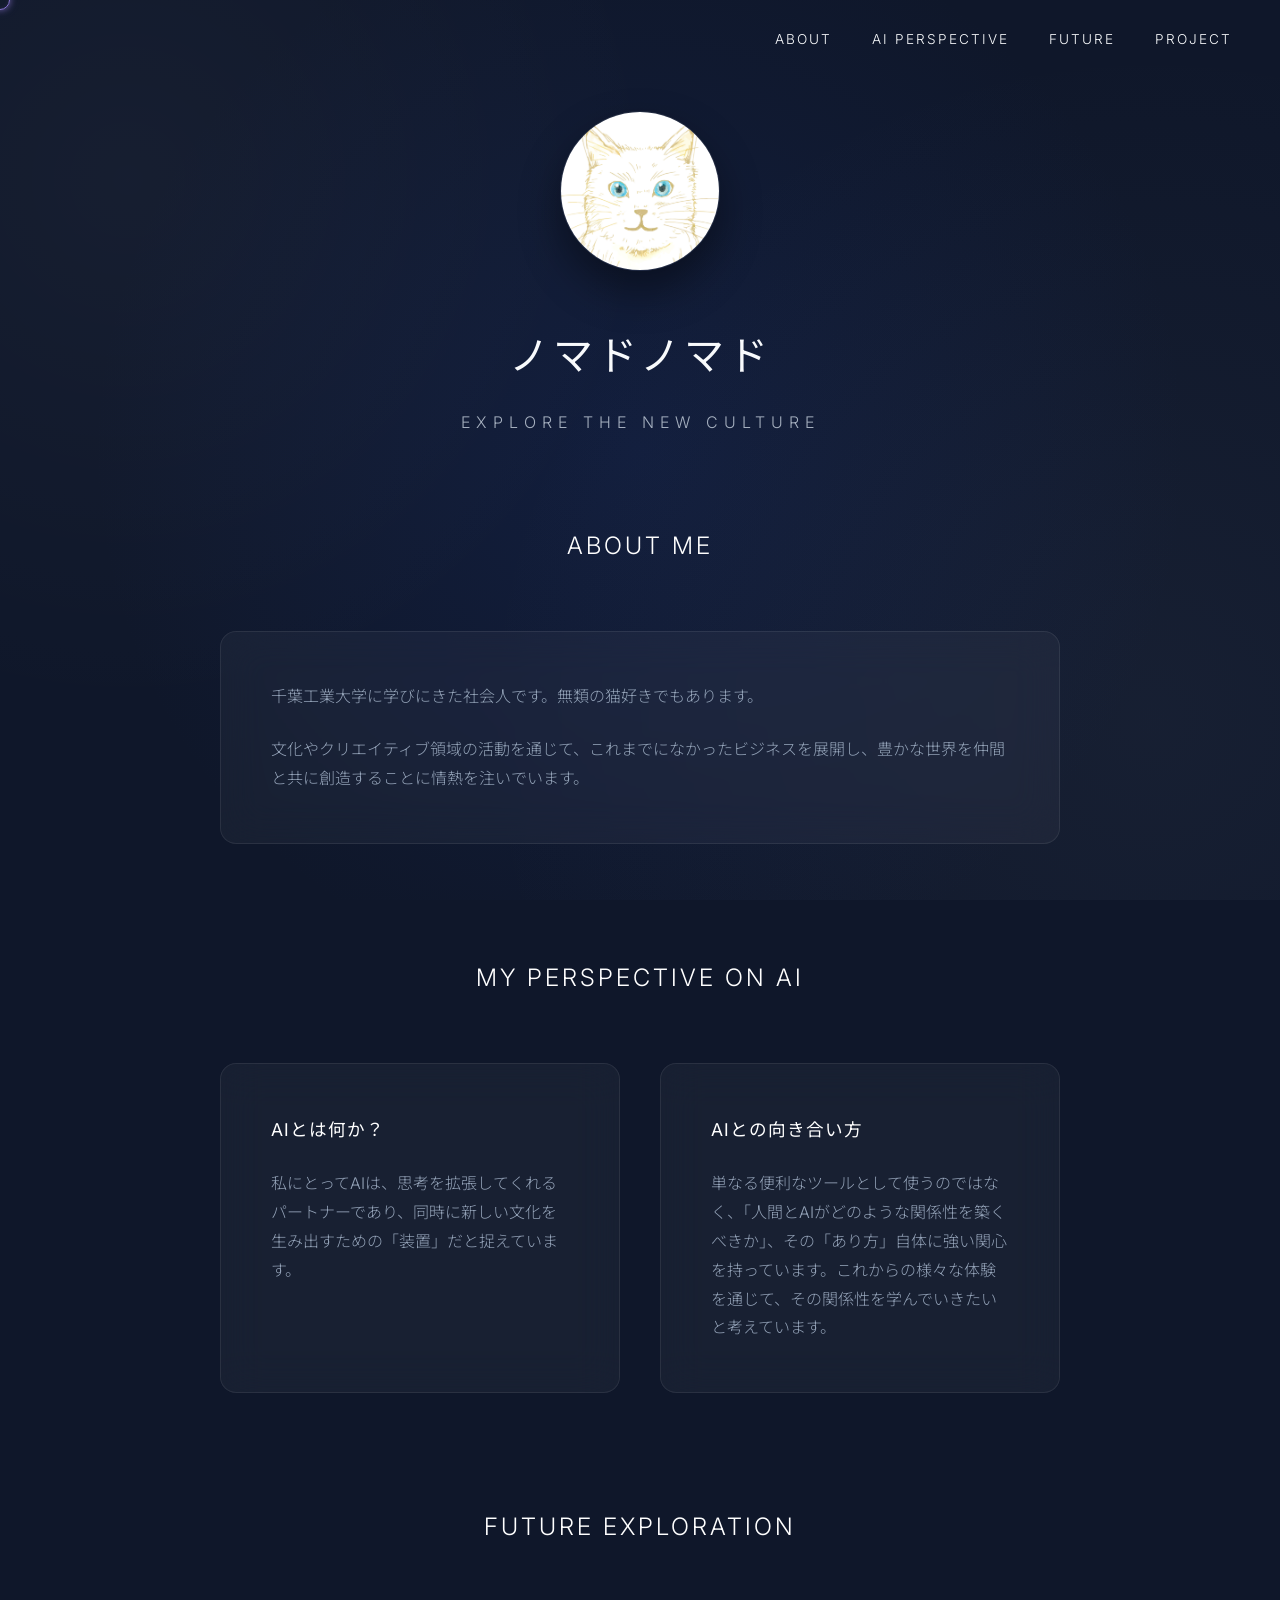
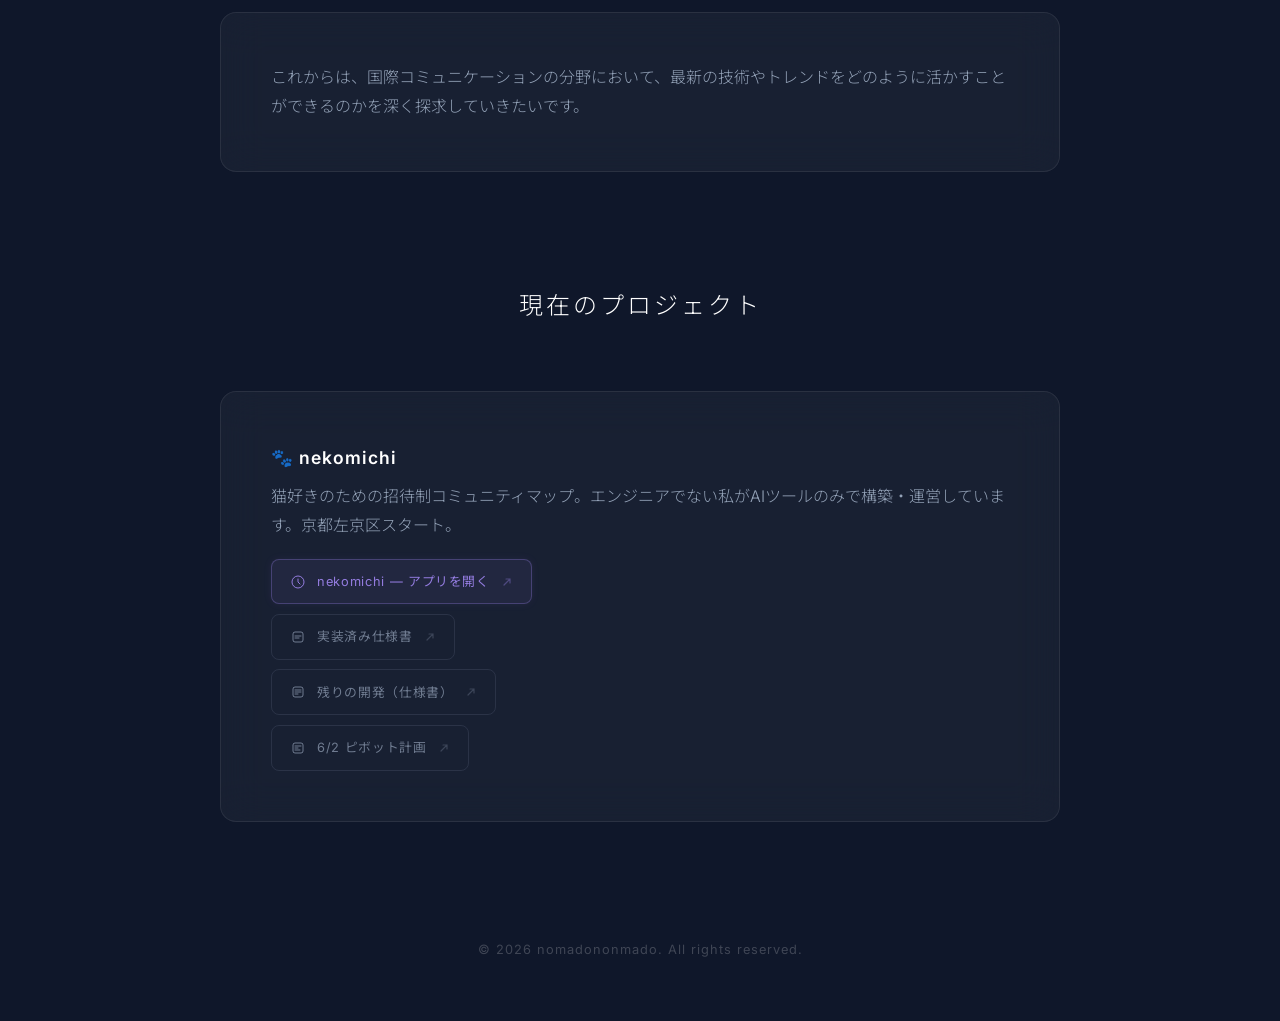
<file: index.html>
<!DOCTYPE html>
<html lang="ja">
<head>
    <meta charset="UTF-8">
    <meta name="viewport" content="width=device-width, initial-scale=1.0">
    <title>Nomadononmado | Portfolio</title>
    <link rel="stylesheet" href="style.css">
    <link rel="preconnect" href="https://fonts.googleapis.com">
    <link rel="preconnect" href="https://fonts.gstatic.com" crossorigin>
    <link href="https://fonts.googleapis.com/css2?family=Inter:wght@300;400;600&family=Noto+Sans+JP:wght@300;400;500&display=swap" rel="stylesheet">
</head>
<body>
    <div id="cursor-follower"></div>
    <button id="back-to-top" aria-label="ページトップへ">
        <span class="ufo-dome">
            <svg width="11" height="11" viewBox="0 0 16 16" fill="none">
                <path d="M8 12V4M4 7l4-4 4 4" stroke="currentColor" stroke-width="1.8" stroke-linecap="round" stroke-linejoin="round"/>
            </svg>
        </span>
        <span class="ufo-saucer"></span>
        <span class="ufo-beam"></span>
    </button>
    <header class="header">
        <nav>
            <ul>
                <li><a href="#about">About</a></li>
                <li><a href="#ai-mind">AI Perspective</a></li>
                <li><a href="#future">Future</a></li>
                <li><a href="#current-project">Project</a></li>
            </ul>
        </nav>
    </header>

    <main>
        <section class="hero fade-in">
            <div class="hero-content">
                <div class="avatar-container">
                    <img src="avatar1.png" alt="ノマドノマドのアバター" class="avatar">
                </div>
                <h1>ノマドノマド</h1>
                <p class="tagline">Explore the New Culture</p>
            </div>
        </section>

        <section id="about" class="content-section fade-in">
            <div class="container">
                <h2>About Me</h2>
                <div class="card">
                    <p>千葉工業大学に学びにきた社会人です。無類の猫好きでもあります。</p>
                    <p>文化やクリエイティブ領域の活動を通じて、これまでになかったビジネスを展開し、豊かな世界を仲間と共に創造することに情熱を注いでいます。</p>
                </div>
            </div>
        </section>

        <section id="ai-mind" class="content-section min-vh-100 fade-in">
            <div class="container">
                <h2>My Perspective on AI</h2>
                <div class="grid-2">
                    <div class="card">
                        <h3>AIとは何か？</h3>
                        <p>私にとってAIは、思考を拡張してくれるパートナーであり、同時に新しい文化を生み出すための「装置」だと捉えています。</p>
                    </div>
                    <div class="card">
                        <h3>AIとの向き合い方</h3>
                        <p>単なる便利なツールとして使うのではなく、「人間とAIがどのような関係性を築くべきか」、その「あり方」自体に強い関心を持っています。これからの様々な体験を通じて、その関係性を学んでいきたいと考えています。</p>
                    </div>
                </div>
            </div>
        </section>

        <section id="future" class="content-section fade-in">
            <div class="container">
                <h2>Future Exploration</h2>
                <div class="card">
                    <p>これからは、国際コミュニケーションの分野において、最新の技術やトレンドをどのように活かすことができるのかを深く探求していきたいです。</p>
                </div>
            </div>
        </section>

        <section id="current-project" class="content-section fade-in">
            <div class="container">
                <h2>現在のプロジェクト</h2>
                <div class="card">
                    <h3 style="font-size:1.1rem; font-weight:600; margin-bottom:0.5rem;">🐾 nekomichi</h3>
                    <p style="margin-bottom:1.2rem;">猫好きのための招待制コミュニティマップ。エンジニアでない私がAIツールのみで構築・運営しています。京都左京区スタート。</p>
                    <div style="display:flex; flex-direction:column; gap:0.6rem; margin-top:0.5rem;">
                        <div class="neko-link-wrap">
                            <a href="https://nekomichi.vercel.app" target="_blank" rel="noopener noreferrer" class="neko-link neko-link--primary">
                                <svg width="14" height="14" viewBox="0 0 14 14" fill="none"><circle cx="7" cy="7" r="6" stroke="currentColor" stroke-width="1"/><path d="M7 4v3l2 2" stroke="currentColor" stroke-width="1" stroke-linecap="round"/></svg>
                                <span>nekomichi — アプリを開く</span>
                                <svg class="neko-link__arrow" width="10" height="10" viewBox="0 0 10 10" fill="none"><path d="M2 8L8 2M8 2H4M8 2v4" stroke="currentColor" stroke-width="1.2" stroke-linecap="round"/></svg>
                            </a>
                            <span class="neko-msg">→ 猫の地図を開く</span>
                        </div>
                        <div class="neko-link-wrap">
                            <a href="nekomichi-current.html" target="_blank" class="neko-link">
                                <svg width="14" height="14" viewBox="0 0 14 14" fill="none"><rect x="2" y="2" width="10" height="10" rx="2" stroke="currentColor" stroke-width="1"/><path d="M4 6h6M4 8h4" stroke="currentColor" stroke-width="1" stroke-linecap="round"/></svg>
                                <span>実装済み仕様書</span>
                                <svg class="neko-link__arrow" width="10" height="10" viewBox="0 0 10 10" fill="none"><path d="M2 8L8 2M8 2H4M8 2v4" stroke="currentColor" stroke-width="1.2" stroke-linecap="round"/></svg>
                            </a>
                            <span class="neko-msg">→ AI × 人間の構築記録</span>
                        </div>
                        <div class="neko-link-wrap">
                            <a href="nekomichi-next.html" target="_blank" class="neko-link">
                                <svg width="14" height="14" viewBox="0 0 14 14" fill="none"><rect x="2" y="2" width="10" height="10" rx="2" stroke="currentColor" stroke-width="1"/><path d="M4 5h6M4 7h6M4 9h3" stroke="currentColor" stroke-width="1" stroke-linecap="round"/></svg>
                                <span>残りの開発（仕様書）</span>
                                <svg class="neko-link__arrow" width="10" height="10" viewBox="0 0 10 10" fill="none"><path d="M2 8L8 2M8 2H4M8 2v4" stroke="currentColor" stroke-width="1.2" stroke-linecap="round"/></svg>
                            </a>
                            <span class="neko-msg">→ 次の章、進行中</span>
                        </div>
                        <div class="neko-link-wrap">
                            <a href="nekomichi-pivot.html" target="_blank" class="neko-link">
                                <svg width="14" height="14" viewBox="0 0 14 14" fill="none"><rect x="2" y="2" width="10" height="10" rx="2" stroke="currentColor" stroke-width="1"/><path d="M4 5h6M4 7h3M4 9h5" stroke="currentColor" stroke-width="1" stroke-linecap="round"/></svg>
                                <span>6/2 ピボット計画</span>
                                <svg class="neko-link__arrow" width="10" height="10" viewBox="0 0 10 10" fill="none"><path d="M2 8L8 2M8 2H4M8 2v4" stroke="currentColor" stroke-width="1.2" stroke-linecap="round"/></svg>
                            </a>
                            <span class="neko-msg">→ ビジョン・戦略・動線設計</span>
                        </div>
                    </div>
                </div>
            </div>
        </section>
    </main>

    <footer>
        <p>&copy; 2026 nomadononmado. All rights reserved.</p>
    </footer>

    <script src="script.js"></script>
</body>
</html>
</file>
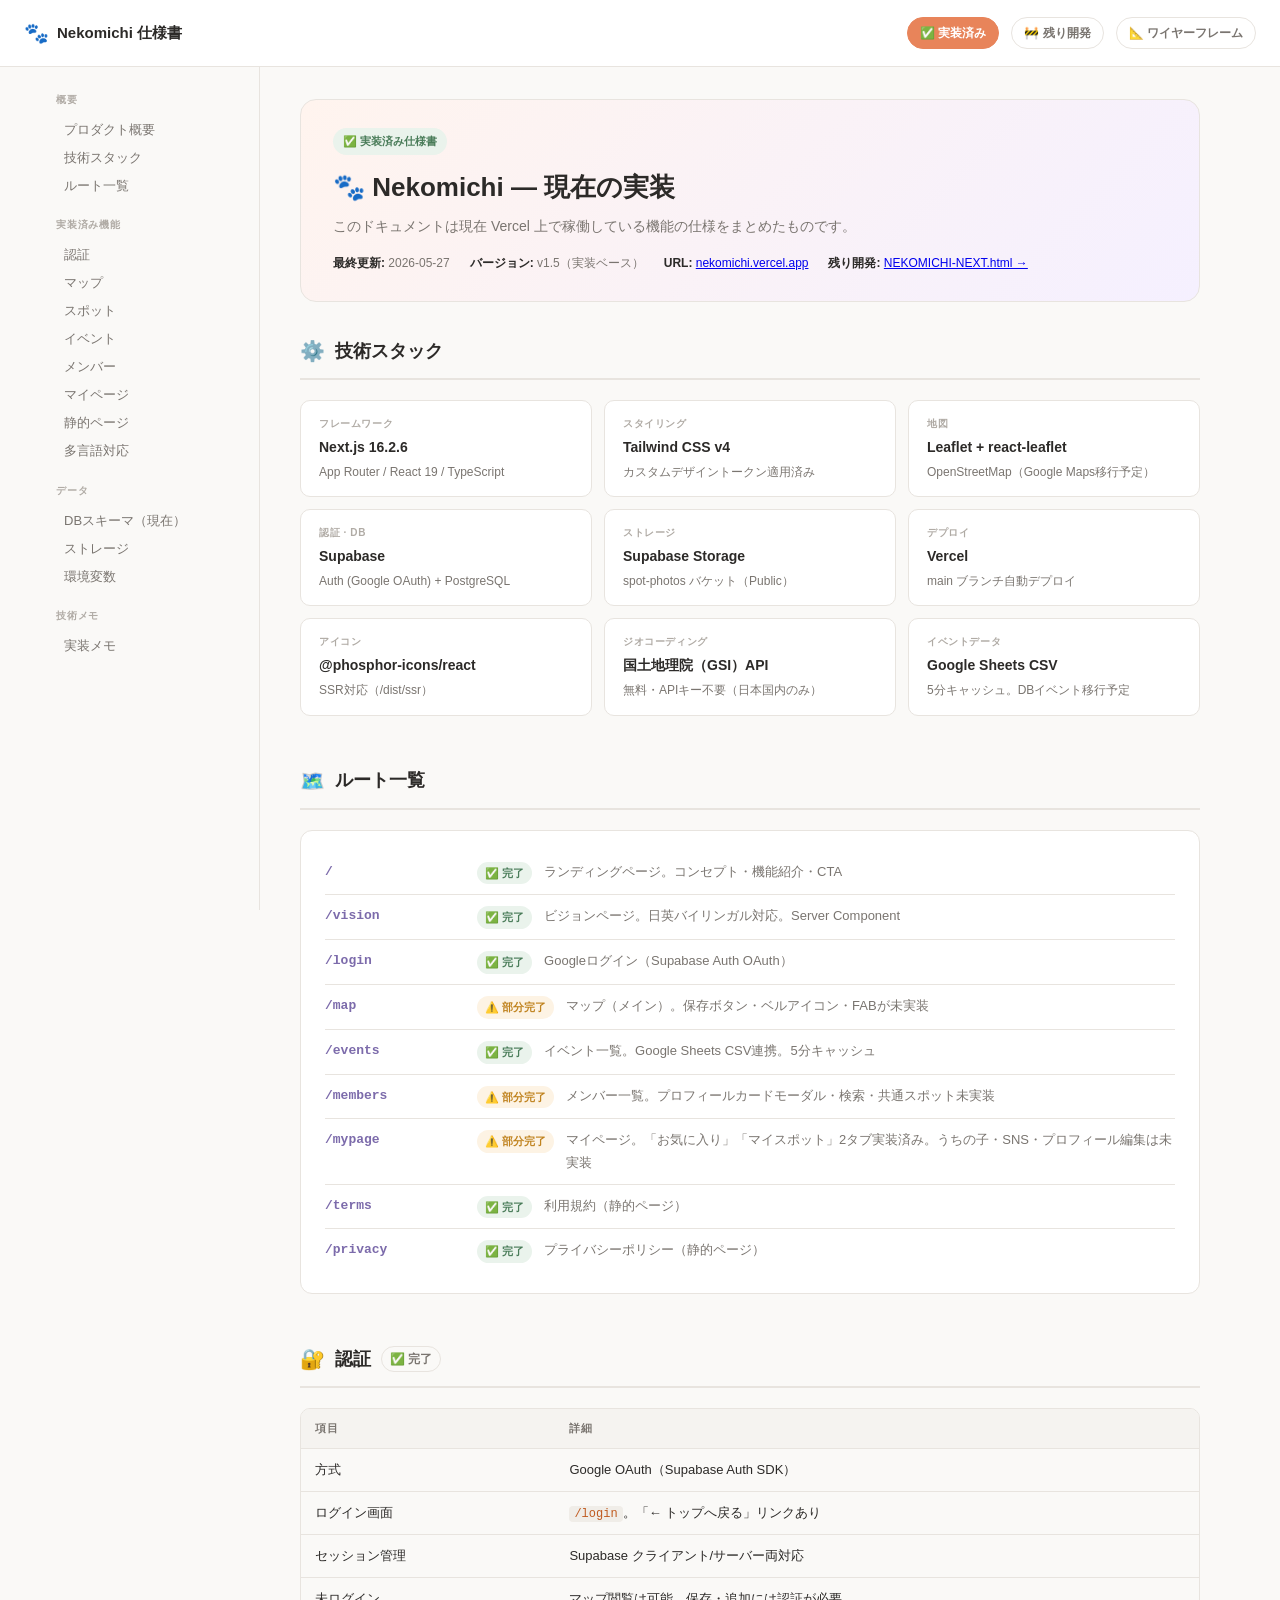
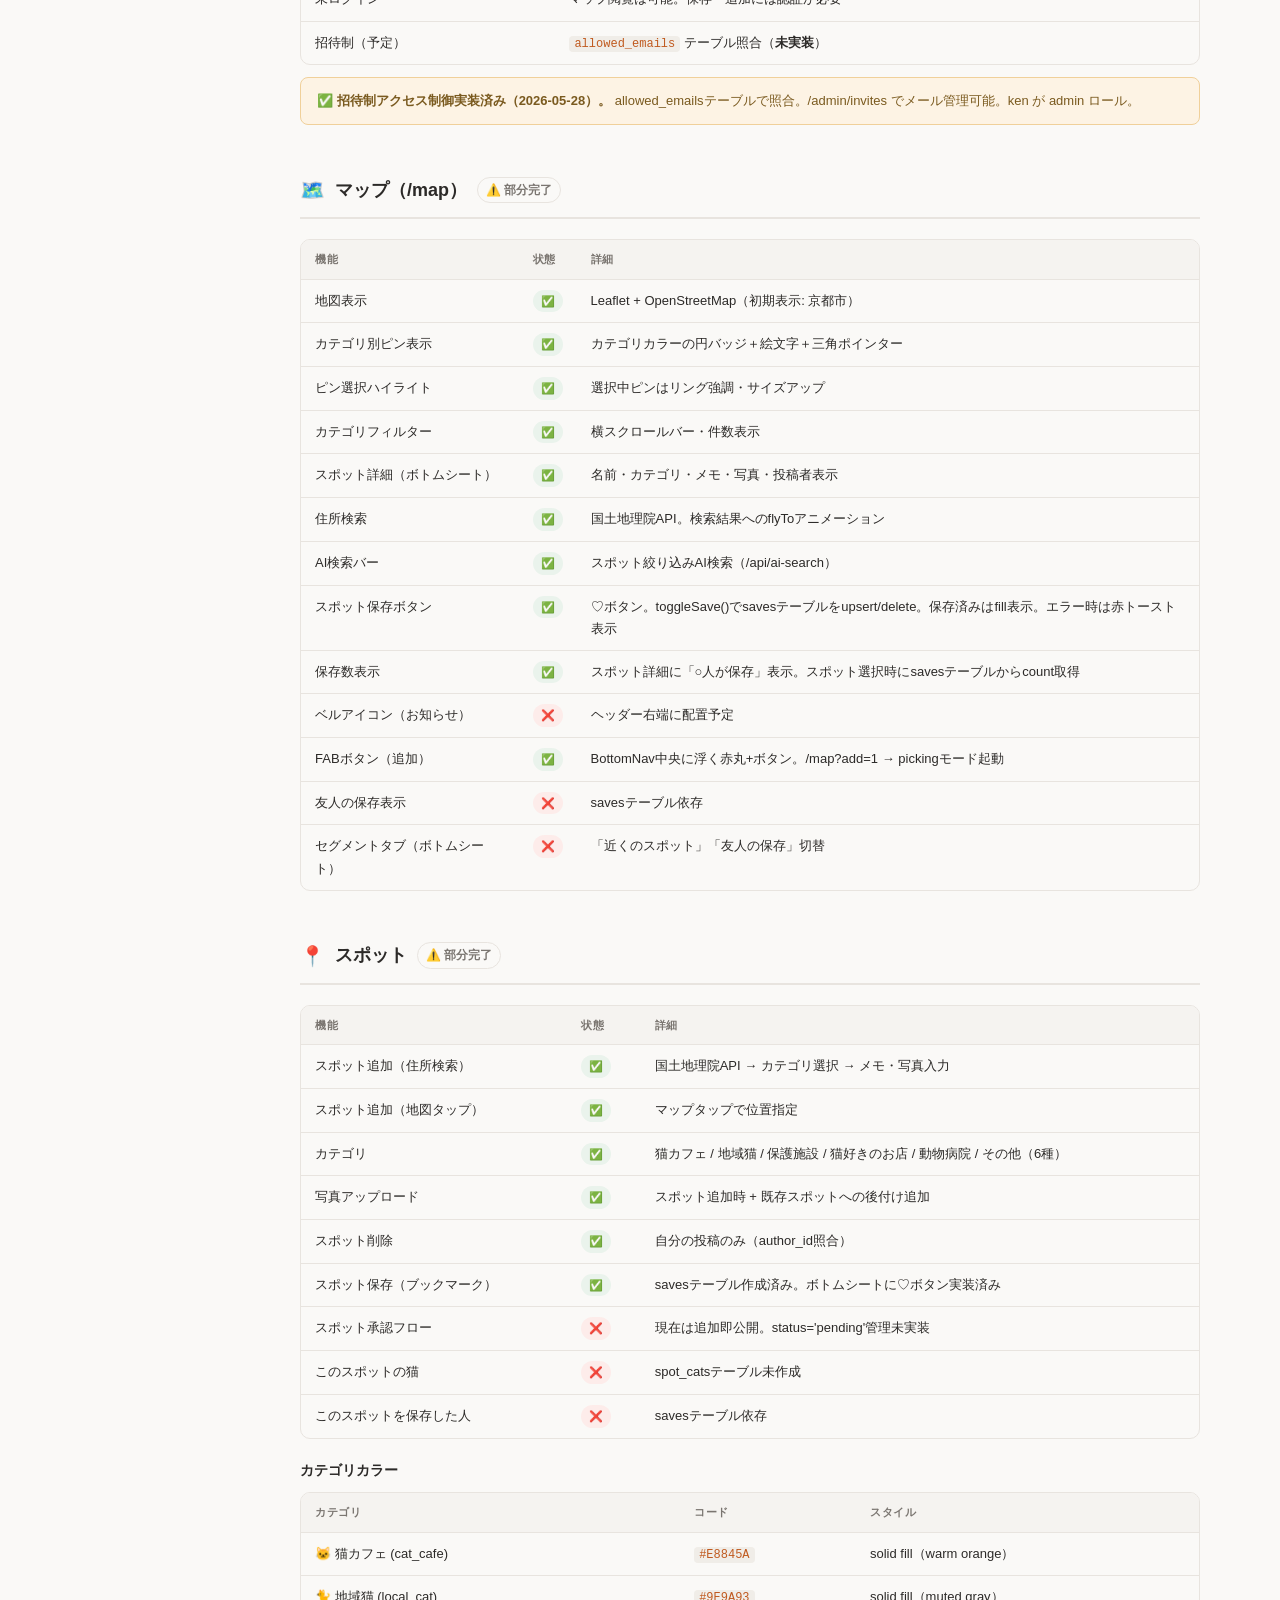
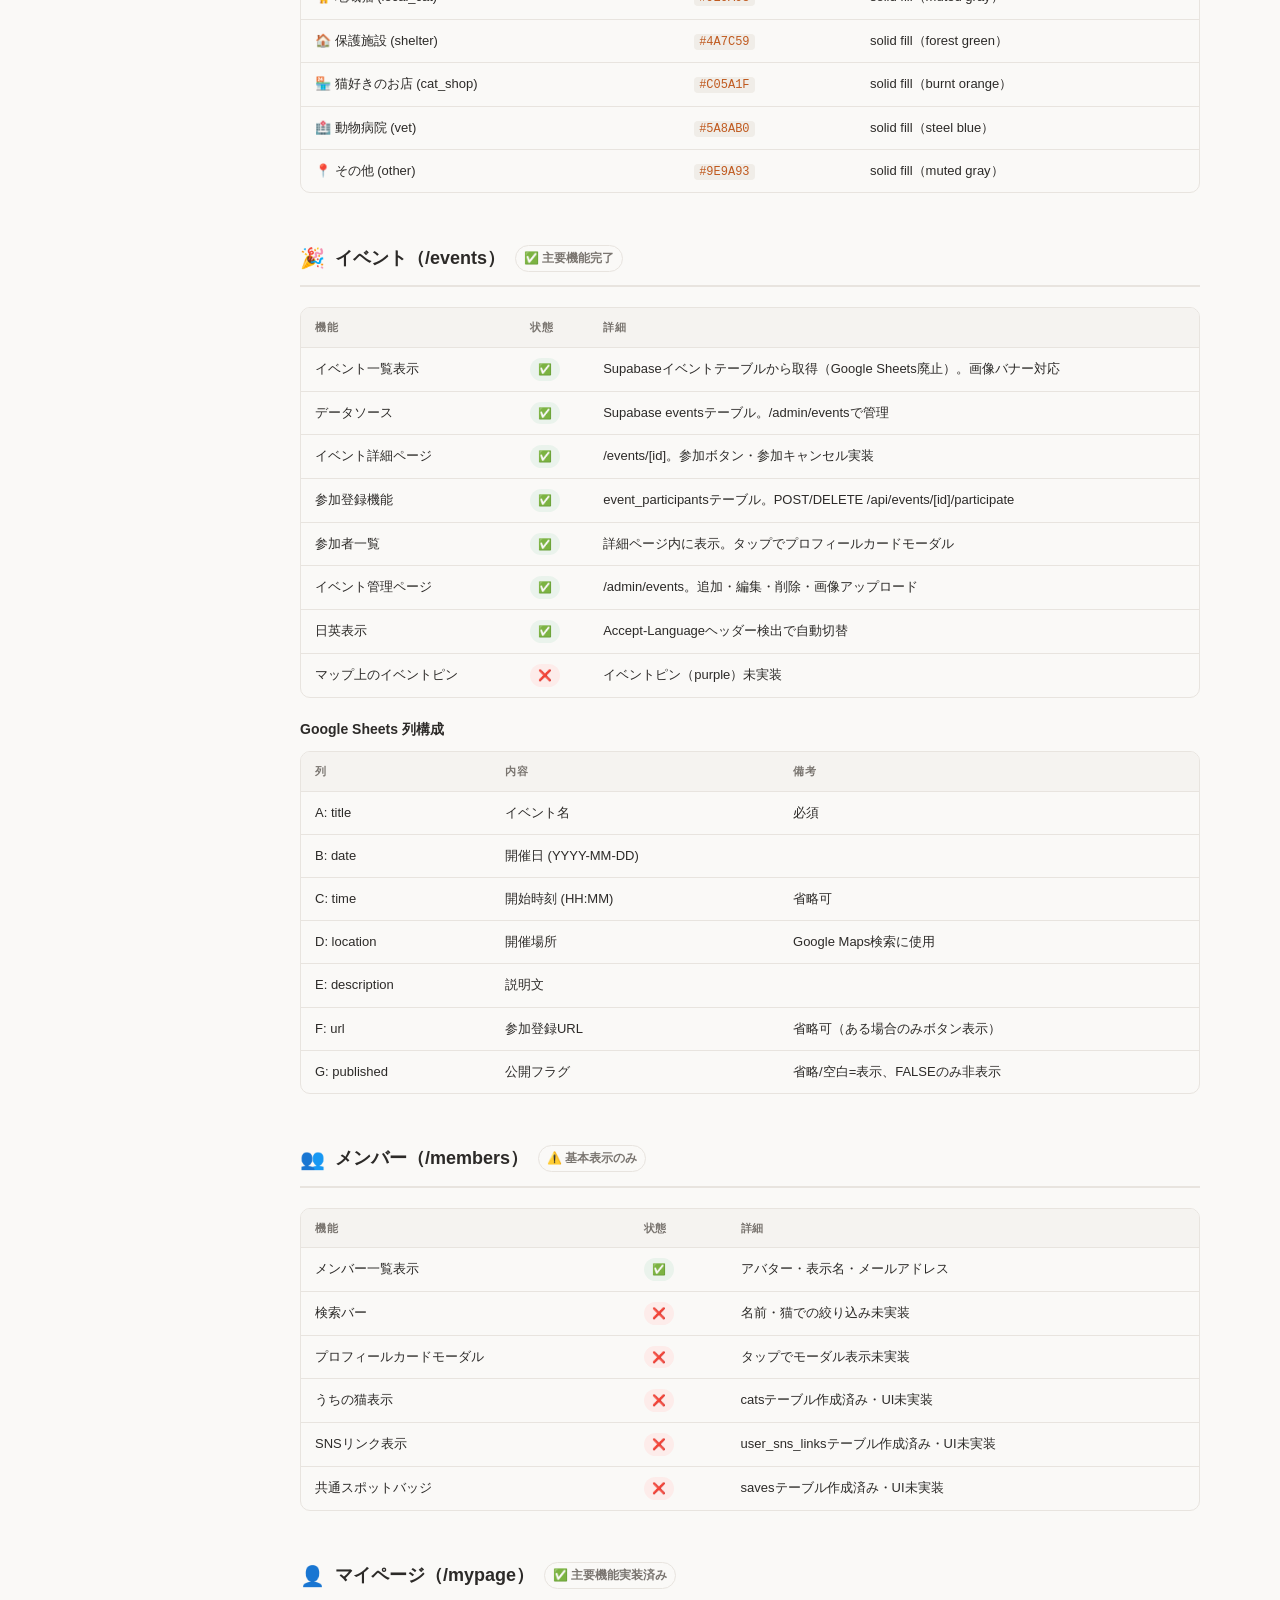
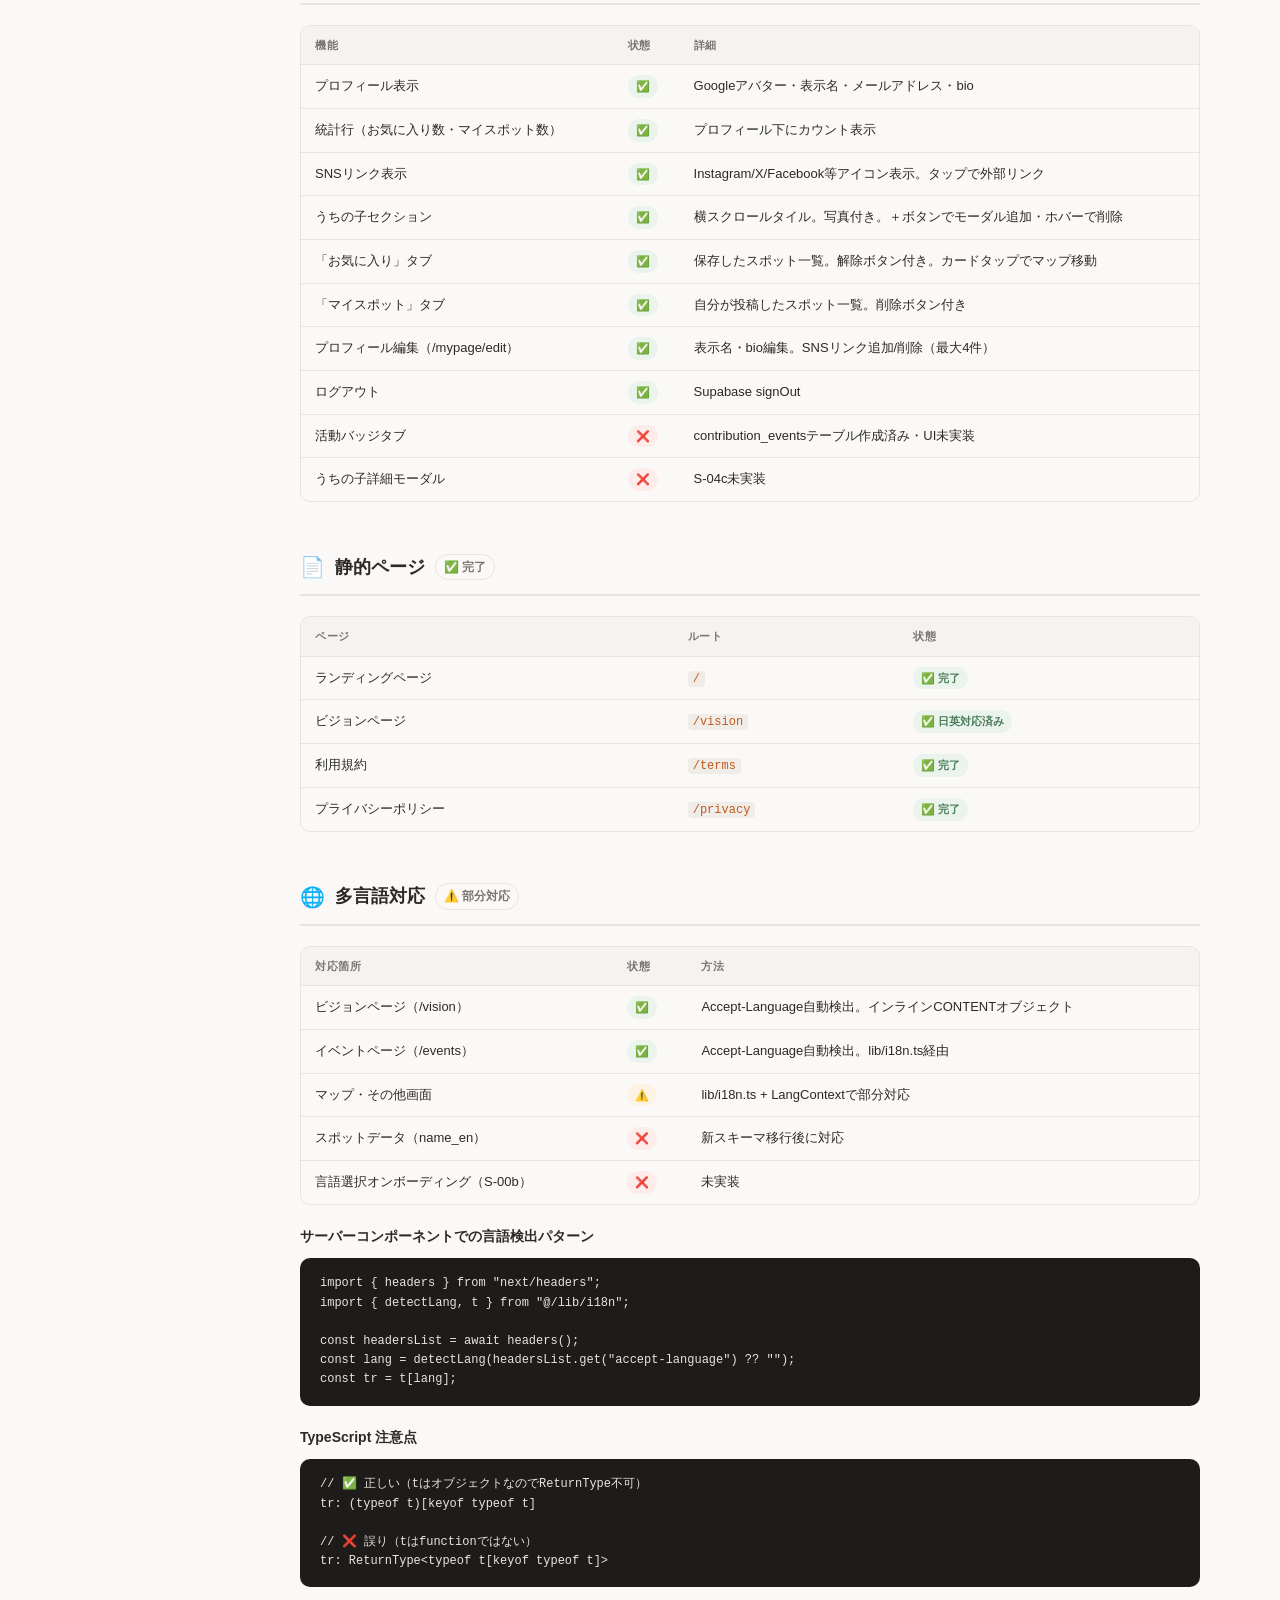
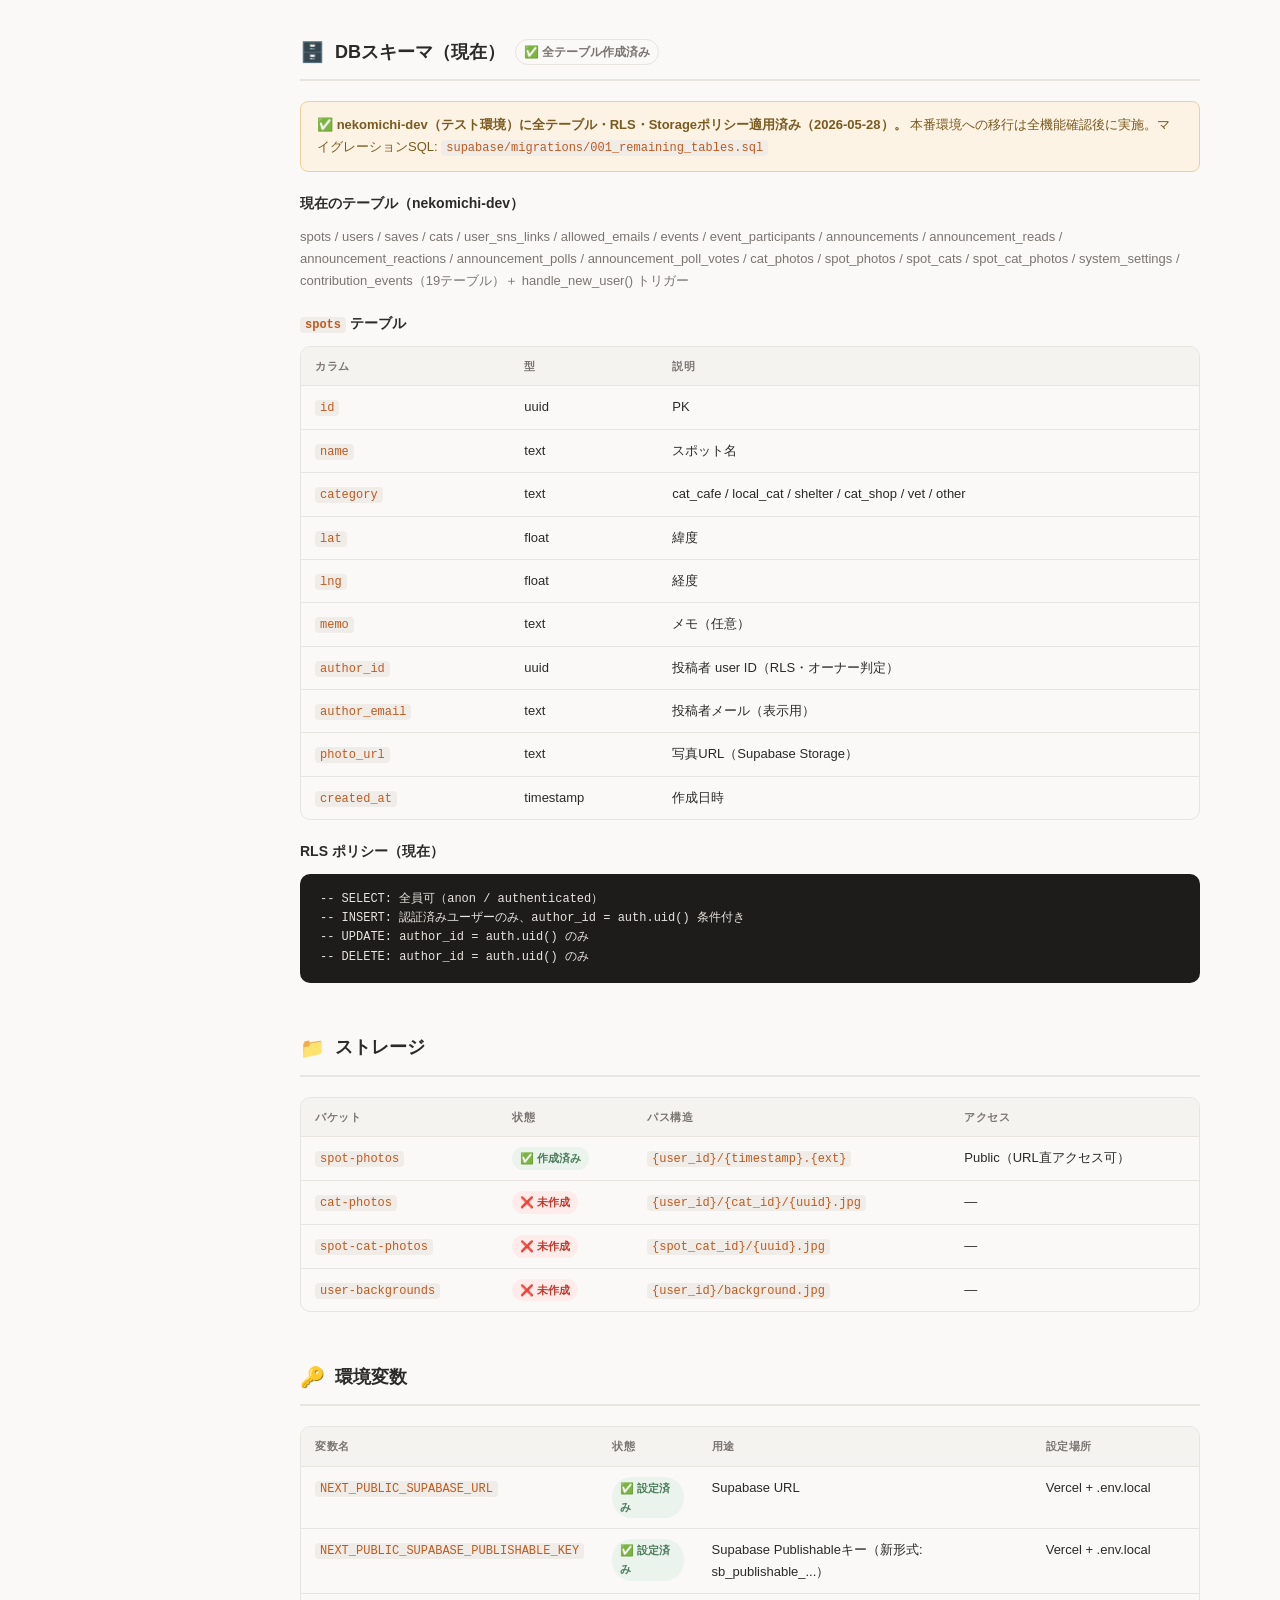
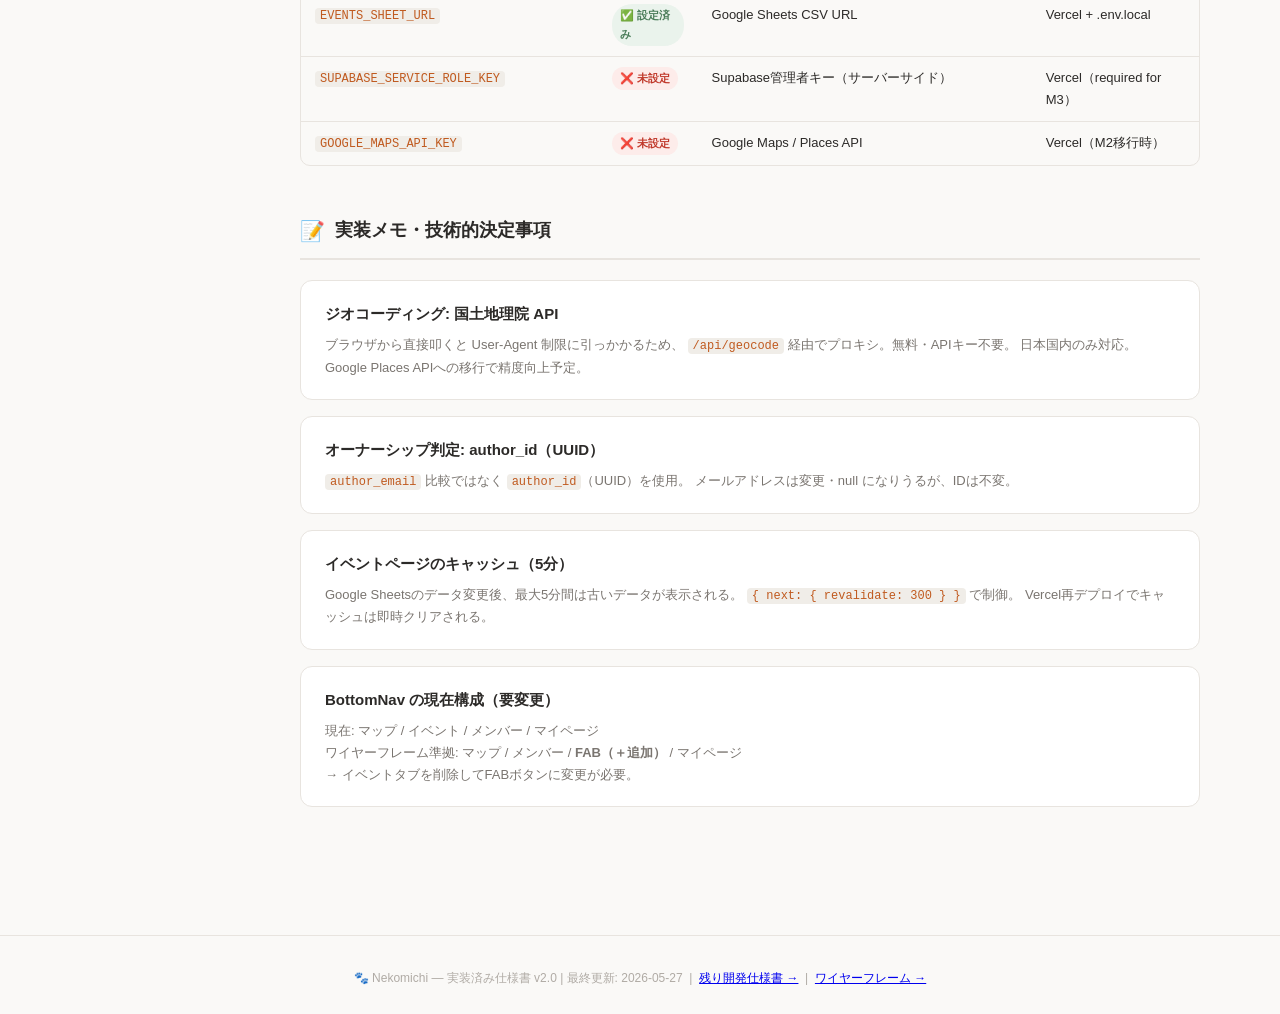
<file: nekomichi-current.html>
<!DOCTYPE html>
<html lang="ja">
<head>
  <meta charset="UTF-8" />
  <meta name="viewport" content="width=device-width, initial-scale=1.0" />
  <title>Nekomichi — 実装済み仕様書</title>
  <style>
    :root {
      --brand:       #E8845A;
      --brand-dark:  #C05A1F;
      --purple:      #7C6BAB;
      --green:       #4A7C59;
      --bg:          #FAF9F7;
      --bg-card:     #FFFFFF;
      --border:      #E8E4DF;
      --text:        #2C2A28;
      --text-sub:    #7A7570;
      --text-dim:    #B0ABA5;
      --ok:          #4A7C59;
      --warn:        #C0831F;
      --err:         #C0392B;
      --ok-bg:       #EAF3EC;
      --warn-bg:     #FDF3E4;
      --err-bg:      #FDECEA;
    }
    *, *::before, *::after { box-sizing: border-box; margin: 0; padding: 0; }
    body {
      font-family: -apple-system, BlinkMacSystemFont, 'Segoe UI', sans-serif;
      background: var(--bg);
      color: var(--text);
      font-size: 14px;
      line-height: 1.7;
    }

    /* ── Header ── */
    .site-header {
      background: var(--bg-card);
      border-bottom: 1px solid var(--border);
      padding: 16px 24px;
      display: flex;
      align-items: center;
      justify-content: space-between;
      position: sticky;
      top: 0;
      z-index: 100;
    }
    .site-header .logo { display: flex; align-items: center; gap: 8px; font-weight: 700; font-size: 15px; text-decoration: none; color: var(--text); }
    .site-header .logo span { font-size: 20px; }
    .nav-links { display: flex; gap: 12px; }
    .nav-links a {
      font-size: 12px; font-weight: 600; padding: 5px 12px; border-radius: 20px;
      text-decoration: none; border: 1px solid var(--border); color: var(--text-sub);
      transition: all .15s;
    }
    .nav-links a.active { background: var(--brand); color: #fff; border-color: var(--brand); }
    .nav-links a:hover:not(.active) { background: var(--bg); }

    /* ── Layout ── */
    .layout { display: flex; max-width: 1200px; margin: 0 auto; }

    /* ── Sidebar ── */
    .sidebar {
      width: 220px; flex-shrink: 0;
      position: sticky; top: 57px; height: calc(100vh - 57px);
      overflow-y: auto; padding: 24px 16px;
      border-right: 1px solid var(--border);
    }
    .sidebar h3 { font-size: 10px; font-weight: 700; color: var(--text-dim); letter-spacing: .08em; text-transform: uppercase; margin-bottom: 8px; margin-top: 16px; }
    .sidebar h3:first-child { margin-top: 0; }
    .sidebar a { display: block; font-size: 13px; color: var(--text-sub); text-decoration: none; padding: 3px 8px; border-radius: 6px; }
    .sidebar a:hover { background: var(--bg); color: var(--text); }

    /* ── Main ── */
    main { flex: 1; min-width: 0; padding: 32px 40px; }

    /* ── Page title ── */
    .page-title {
      background: linear-gradient(135deg, #FFF4EE 0%, #F5F0FF 100%);
      border: 1px solid var(--border); border-radius: 16px;
      padding: 28px 32px; margin-bottom: 32px;
    }
    .page-title .badge {
      display: inline-flex; align-items: center; gap: 6px;
      background: var(--ok-bg); color: var(--ok); font-size: 11px; font-weight: 700;
      padding: 4px 10px; border-radius: 20px; margin-bottom: 10px;
    }
    .page-title h1 { font-size: 26px; font-weight: 800; margin-bottom: 6px; }
    .page-title p { color: var(--text-sub); font-size: 14px; }
    .page-title .meta { margin-top: 14px; display: flex; gap: 20px; flex-wrap: wrap; }
    .page-title .meta span { font-size: 12px; color: var(--text-sub); }
    .page-title .meta strong { color: var(--text); }

    /* ── Section ── */
    section { margin-bottom: 48px; }
    .section-header { display: flex; align-items: center; gap: 10px; margin-bottom: 20px; padding-bottom: 10px; border-bottom: 2px solid var(--border); }
    .section-header .icon { font-size: 20px; }
    .section-header h2 { font-size: 18px; font-weight: 700; }
    .section-header .count { font-size: 12px; font-weight: 600; background: var(--bg); border: 1px solid var(--border); padding: 2px 8px; border-radius: 20px; color: var(--text-sub); }

    /* ── Table ── */
    .table-wrap { overflow-x: auto; border-radius: 10px; border: 1px solid var(--border); }
    table { width: 100%; border-collapse: collapse; font-size: 13px; }
    th { background: #F5F3F0; font-weight: 600; font-size: 11px; text-transform: uppercase; letter-spacing: .05em; color: var(--text-sub); padding: 10px 14px; text-align: left; border-bottom: 1px solid var(--border); }
    td { padding: 10px 14px; border-bottom: 1px solid var(--border); vertical-align: top; }
    tr:last-child td { border-bottom: none; }
    tr:hover td { background: #FAFAF8; }

    /* ── Status badges ── */
    .badge-ok   { display: inline-flex; align-items: center; gap: 4px; background: var(--ok-bg);   color: var(--ok);   font-size: 11px; font-weight: 700; padding: 2px 8px; border-radius: 20px; }
    .badge-warn { display: inline-flex; align-items: center; gap: 4px; background: var(--warn-bg); color: var(--warn); font-size: 11px; font-weight: 700; padding: 2px 8px; border-radius: 20px; }
    .badge-err  { display: inline-flex; align-items: center; gap: 4px; background: var(--err-bg);  color: var(--err);  font-size: 11px; font-weight: 700; padding: 2px 8px; border-radius: 20px; }
    .badge-p0   { background: #FDECE8; color: var(--brand-dark); font-size: 11px; font-weight: 700; padding: 2px 8px; border-radius: 20px; }
    .badge-p1   { background: #EEF0FF; color: #4A5299; font-size: 11px; font-weight: 700; padding: 2px 8px; border-radius: 20px; }

    /* ── Code block ── */
    pre {
      background: #1E1C1A; color: #E8E4DF; padding: 16px 20px;
      border-radius: 10px; overflow-x: auto; font-size: 12px;
      font-family: 'SF Mono', 'Fira Code', Consolas, monospace;
      line-height: 1.6; margin: 8px 0;
    }
    code { font-family: 'SF Mono', 'Fira Code', Consolas, monospace; font-size: 12px; background: #F0EDE8; padding: 1px 5px; border-radius: 4px; color: var(--brand-dark); }

    /* ── Card ── */
    .card { background: var(--bg-card); border: 1px solid var(--border); border-radius: 12px; padding: 20px 24px; margin-bottom: 16px; }
    .card h3 { font-size: 15px; font-weight: 700; margin-bottom: 8px; }

    /* ── Stack grid ── */
    .stack-grid { display: grid; grid-template-columns: repeat(auto-fill, minmax(260px, 1fr)); gap: 12px; }
    .stack-card { background: var(--bg-card); border: 1px solid var(--border); border-radius: 10px; padding: 14px 18px; }
    .stack-card .label { font-size: 10px; font-weight: 700; color: var(--text-dim); text-transform: uppercase; letter-spacing: .06em; margin-bottom: 4px; }
    .stack-card .value { font-size: 14px; font-weight: 600; color: var(--text); }
    .stack-card .note  { font-size: 12px; color: var(--text-sub); margin-top: 2px; }

    /* ── Route list ── */
    .route-item { display: flex; align-items: flex-start; gap: 12px; padding: 10px 0; border-bottom: 1px solid var(--border); }
    .route-item:last-child { border-bottom: none; }
    .route-path { font-family: 'SF Mono', Consolas, monospace; font-size: 13px; font-weight: 600; color: var(--purple); min-width: 140px; }
    .route-desc { font-size: 13px; color: var(--text-sub); flex: 1; }

    /* ── Note ── */
    .note-box { background: var(--warn-bg); border: 1px solid #F0D09A; border-radius: 8px; padding: 12px 16px; font-size: 13px; color: #7A5A1F; margin: 12px 0; }
    .note-box strong { font-weight: 700; }

    /* ── Footer ── */
    footer { text-align: center; padding: 32px 24px; color: var(--text-dim); font-size: 12px; border-top: 1px solid var(--border); margin-top: 48px; }
  </style>
</head>
<body>

<!-- Header -->
<header class="site-header">
  <a class="logo" href="#">
    <span>🐾</span> Nekomichi 仕様書
  </a>
  <nav class="nav-links">
    <a href="NEKOMICHI-CURRENT.html" class="active">✅ 実装済み</a>
    <a href="NEKOMICHI-NEXT.html">🚧 残り開発</a>
    <a href="NEKOMICHI-WIREFRAMES.html">📐 ワイヤーフレーム</a>
  </nav>
</header>

<div class="layout">

  <!-- Sidebar -->
  <aside class="sidebar">
    <h3>概要</h3>
    <a href="#overview">プロダクト概要</a>
    <a href="#stack">技術スタック</a>
    <a href="#routes">ルート一覧</a>
    <h3>実装済み機能</h3>
    <a href="#feat-auth">認証</a>
    <a href="#feat-map">マップ</a>
    <a href="#feat-spots">スポット</a>
    <a href="#feat-events">イベント</a>
    <a href="#feat-members">メンバー</a>
    <a href="#feat-mypage">マイページ</a>
    <a href="#feat-pages">静的ページ</a>
    <a href="#feat-i18n">多言語対応</a>
    <h3>データ</h3>
    <a href="#db">DBスキーマ（現在）</a>
    <a href="#storage">ストレージ</a>
    <a href="#env">環境変数</a>
    <h3>技術メモ</h3>
    <a href="#notes">実装メモ</a>
  </aside>

  <!-- Main -->
  <main>

    <!-- Page title -->
    <div class="page-title" id="overview">
      <div class="badge">✅ 実装済み仕様書</div>
      <h1>🐾 Nekomichi — 現在の実装</h1>
      <p>このドキュメントは現在 Vercel 上で稼働している機能の仕様をまとめたものです。</p>
      <div class="meta">
        <span><strong>最終更新:</strong> 2026-05-27</span>
        <span><strong>バージョン:</strong> v1.5（実装ベース）</span>
        <span><strong>URL:</strong> <a href="https://nekomichi.vercel.app" target="_blank">nekomichi.vercel.app</a></span>
        <span><strong>残り開発:</strong> <a href="NEKOMICHI-NEXT.html">NEKOMICHI-NEXT.html →</a></span>
      </div>
    </div>

    <!-- Tech Stack -->
    <section id="stack">
      <div class="section-header">
        <span class="icon">⚙️</span>
        <h2>技術スタック</h2>
      </div>
      <div class="stack-grid">
        <div class="stack-card">
          <div class="label">フレームワーク</div>
          <div class="value">Next.js 16.2.6</div>
          <div class="note">App Router / React 19 / TypeScript</div>
        </div>
        <div class="stack-card">
          <div class="label">スタイリング</div>
          <div class="value">Tailwind CSS v4</div>
          <div class="note">カスタムデザイントークン適用済み</div>
        </div>
        <div class="stack-card">
          <div class="label">地図</div>
          <div class="value">Leaflet + react-leaflet</div>
          <div class="note">OpenStreetMap（Google Maps移行予定）</div>
        </div>
        <div class="stack-card">
          <div class="label">認証 · DB</div>
          <div class="value">Supabase</div>
          <div class="note">Auth (Google OAuth) + PostgreSQL</div>
        </div>
        <div class="stack-card">
          <div class="label">ストレージ</div>
          <div class="value">Supabase Storage</div>
          <div class="note">spot-photos バケット（Public）</div>
        </div>
        <div class="stack-card">
          <div class="label">デプロイ</div>
          <div class="value">Vercel</div>
          <div class="note">main ブランチ自動デプロイ</div>
        </div>
        <div class="stack-card">
          <div class="label">アイコン</div>
          <div class="value">@phosphor-icons/react</div>
          <div class="note">SSR対応（/dist/ssr）</div>
        </div>
        <div class="stack-card">
          <div class="label">ジオコーディング</div>
          <div class="value">国土地理院（GSI）API</div>
          <div class="note">無料・APIキー不要（日本国内のみ）</div>
        </div>
        <div class="stack-card">
          <div class="label">イベントデータ</div>
          <div class="value">Google Sheets CSV</div>
          <div class="note">5分キャッシュ。DBイベント移行予定</div>
        </div>
      </div>
    </section>

    <!-- Routes -->
    <section id="routes">
      <div class="section-header">
        <span class="icon">🗺️</span>
        <h2>ルート一覧</h2>
      </div>
      <div class="card">
        <div class="route-item">
          <div class="route-path">/</div>
          <div><span class="badge-ok">✅ 完了</span></div>
          <div class="route-desc">ランディングページ。コンセプト・機能紹介・CTA</div>
        </div>
        <div class="route-item">
          <div class="route-path">/vision</div>
          <div><span class="badge-ok">✅ 完了</span></div>
          <div class="route-desc">ビジョンページ。日英バイリンガル対応。Server Component</div>
        </div>
        <div class="route-item">
          <div class="route-path">/login</div>
          <div><span class="badge-ok">✅ 完了</span></div>
          <div class="route-desc">Googleログイン（Supabase Auth OAuth）</div>
        </div>
        <div class="route-item">
          <div class="route-path">/map</div>
          <div><span class="badge-warn">⚠️ 部分完了</span></div>
          <div class="route-desc">マップ（メイン）。保存ボタン・ベルアイコン・FABが未実装</div>
        </div>
        <div class="route-item">
          <div class="route-path">/events</div>
          <div><span class="badge-ok">✅ 完了</span></div>
          <div class="route-desc">イベント一覧。Google Sheets CSV連携。5分キャッシュ</div>
        </div>
        <div class="route-item">
          <div class="route-path">/members</div>
          <div><span class="badge-warn">⚠️ 部分完了</span></div>
          <div class="route-desc">メンバー一覧。プロフィールカードモーダル・検索・共通スポット未実装</div>
        </div>
        <div class="route-item">
          <div class="route-path">/mypage</div>
          <div><span class="badge-warn">⚠️ 部分完了</span></div>
          <div class="route-desc">マイページ。「お気に入り」「マイスポット」2タブ実装済み。うちの子・SNS・プロフィール編集は未実装</div>
        </div>
        <div class="route-item">
          <div class="route-path">/terms</div>
          <div><span class="badge-ok">✅ 完了</span></div>
          <div class="route-desc">利用規約（静的ページ）</div>
        </div>
        <div class="route-item">
          <div class="route-path">/privacy</div>
          <div><span class="badge-ok">✅ 完了</span></div>
          <div class="route-desc">プライバシーポリシー（静的ページ）</div>
        </div>
      </div>
    </section>

    <!-- Auth -->
    <section id="feat-auth">
      <div class="section-header">
        <span class="icon">🔐</span>
        <h2>認証</h2>
        <span class="count badge-ok">✅ 完了</span>
      </div>
      <div class="table-wrap">
        <table>
          <thead><tr><th>項目</th><th>詳細</th></tr></thead>
          <tbody>
            <tr><td>方式</td><td>Google OAuth（Supabase Auth SDK）</td></tr>
            <tr><td>ログイン画面</td><td><code>/login</code>。「← トップへ戻る」リンクあり</td></tr>
            <tr><td>セッション管理</td><td>Supabase クライアント/サーバー両対応</td></tr>
            <tr><td>未ログイン</td><td>マップ閲覧は可能。保存・追加には認証が必要</td></tr>
            <tr><td>招待制（予定）</td><td><code>allowed_emails</code> テーブル照合（<strong>未実装</strong>）</td></tr>
          </tbody>
        </table>
      </div>
      <div class="note-box">✅ <strong>招待制アクセス制御実装済み（2026-05-28）。</strong> allowed_emailsテーブルで照合。/admin/invites でメール管理可能。ken が admin ロール。</div>
    </section>

    <!-- Map -->
    <section id="feat-map">
      <div class="section-header">
        <span class="icon">🗺️</span>
        <h2>マップ（/map）</h2>
        <span class="count badge-warn">⚠️ 部分完了</span>
      </div>
      <div class="table-wrap">
        <table>
          <thead><tr><th>機能</th><th>状態</th><th>詳細</th></tr></thead>
          <tbody>
            <tr><td>地図表示</td><td><span class="badge-ok">✅</span></td><td>Leaflet + OpenStreetMap（初期表示: 京都市）</td></tr>
            <tr><td>カテゴリ別ピン表示</td><td><span class="badge-ok">✅</span></td><td>カテゴリカラーの円バッジ＋絵文字＋三角ポインター</td></tr>
            <tr><td>ピン選択ハイライト</td><td><span class="badge-ok">✅</span></td><td>選択中ピンはリング強調・サイズアップ</td></tr>
            <tr><td>カテゴリフィルター</td><td><span class="badge-ok">✅</span></td><td>横スクロールバー・件数表示</td></tr>
            <tr><td>スポット詳細（ボトムシート）</td><td><span class="badge-ok">✅</span></td><td>名前・カテゴリ・メモ・写真・投稿者表示</td></tr>
            <tr><td>住所検索</td><td><span class="badge-ok">✅</span></td><td>国土地理院API。検索結果へのflyToアニメーション</td></tr>
            <tr><td>AI検索バー</td><td><span class="badge-ok">✅</span></td><td>スポット絞り込みAI検索（/api/ai-search）</td></tr>
            <tr><td>スポット保存ボタン</td><td><span class="badge-ok">✅</span></td><td>♡ボタン。toggleSave()でsavesテーブルをupsert/delete。保存済みはfill表示。エラー時は赤トースト表示</td></tr>
            <tr><td>保存数表示</td><td><span class="badge-ok">✅</span></td><td>スポット詳細に「○人が保存」表示。スポット選択時にsavesテーブルからcount取得</td></tr>
            <tr><td>ベルアイコン（お知らせ）</td><td><span class="badge-err">❌</span></td><td>ヘッダー右端に配置予定</td></tr>
            <tr><td>FABボタン（追加）</td><td><span class="badge-ok">✅</span></td><td>BottomNav中央に浮く赤丸+ボタン。/map?add=1 → pickingモード起動</td></tr>
            <tr><td>友人の保存表示</td><td><span class="badge-err">❌</span></td><td>savesテーブル依存</td></tr>
            <tr><td>セグメントタブ（ボトムシート）</td><td><span class="badge-err">❌</span></td><td>「近くのスポット」「友人の保存」切替</td></tr>
          </tbody>
        </table>
      </div>
    </section>

    <!-- Spots -->
    <section id="feat-spots">
      <div class="section-header">
        <span class="icon">📍</span>
        <h2>スポット</h2>
        <span class="count badge-warn">⚠️ 部分完了</span>
      </div>
      <div class="table-wrap">
        <table>
          <thead><tr><th>機能</th><th>状態</th><th>詳細</th></tr></thead>
          <tbody>
            <tr><td>スポット追加（住所検索）</td><td><span class="badge-ok">✅</span></td><td>国土地理院API → カテゴリ選択 → メモ・写真入力</td></tr>
            <tr><td>スポット追加（地図タップ）</td><td><span class="badge-ok">✅</span></td><td>マップタップで位置指定</td></tr>
            <tr><td>カテゴリ</td><td><span class="badge-ok">✅</span></td><td>猫カフェ / 地域猫 / 保護施設 / 猫好きのお店 / 動物病院 / その他（6種）</td></tr>
            <tr><td>写真アップロード</td><td><span class="badge-ok">✅</span></td><td>スポット追加時 + 既存スポットへの後付け追加</td></tr>
            <tr><td>スポット削除</td><td><span class="badge-ok">✅</span></td><td>自分の投稿のみ（author_id照合）</td></tr>
            <tr><td>スポット保存（ブックマーク）</td><td><span class="badge-ok">✅</span></td><td>savesテーブル作成済み。ボトムシートに♡ボタン実装済み</td></tr>
            <tr><td>スポット承認フロー</td><td><span class="badge-err">❌</span></td><td>現在は追加即公開。status='pending'管理未実装</td></tr>
            <tr><td>このスポットの猫</td><td><span class="badge-err">❌</span></td><td>spot_catsテーブル未作成</td></tr>
            <tr><td>このスポットを保存した人</td><td><span class="badge-err">❌</span></td><td>savesテーブル依存</td></tr>
          </tbody>
        </table>
      </div>

      <h3 style="margin: 20px 0 10px; font-size: 14px; font-weight: 700;">カテゴリカラー</h3>
      <div class="table-wrap">
        <table>
          <thead><tr><th>カテゴリ</th><th>コード</th><th>スタイル</th></tr></thead>
          <tbody>
            <tr><td>🐱 猫カフェ (cat_cafe)</td><td><code>#E8845A</code></td><td>solid fill（warm orange）</td></tr>
            <tr><td>🐈 地域猫 (local_cat)</td><td><code>#9E9A93</code></td><td>solid fill（muted gray）</td></tr>
            <tr><td>🏠 保護施設 (shelter)</td><td><code>#4A7C59</code></td><td>solid fill（forest green）</td></tr>
            <tr><td>🏪 猫好きのお店 (cat_shop)</td><td><code>#C05A1F</code></td><td>solid fill（burnt orange）</td></tr>
            <tr><td>🏥 動物病院 (vet)</td><td><code>#5A8AB0</code></td><td>solid fill（steel blue）</td></tr>
            <tr><td>📍 その他 (other)</td><td><code>#9E9A93</code></td><td>solid fill（muted gray）</td></tr>
          </tbody>
        </table>
      </div>
    </section>

    <!-- Events -->
    <section id="feat-events">
      <div class="section-header">
        <span class="icon">🎉</span>
        <h2>イベント（/events）</h2>
        <span class="count badge-ok">✅ 主要機能完了</span>
      </div>
      <div class="table-wrap">
        <table>
          <thead><tr><th>機能</th><th>状態</th><th>詳細</th></tr></thead>
          <tbody>
            <tr><td>イベント一覧表示</td><td><span class="badge-ok">✅</span></td><td>Supabaseイベントテーブルから取得（Google Sheets廃止）。画像バナー対応</td></tr>
            <tr><td>データソース</td><td><span class="badge-ok">✅</span></td><td>Supabase eventsテーブル。/admin/eventsで管理</td></tr>
            <tr><td>イベント詳細ページ</td><td><span class="badge-ok">✅</span></td><td>/events/[id]。参加ボタン・参加キャンセル実装</td></tr>
            <tr><td>参加登録機能</td><td><span class="badge-ok">✅</span></td><td>event_participantsテーブル。POST/DELETE /api/events/[id]/participate</td></tr>
            <tr><td>参加者一覧</td><td><span class="badge-ok">✅</span></td><td>詳細ページ内に表示。タップでプロフィールカードモーダル</td></tr>
            <tr><td>イベント管理ページ</td><td><span class="badge-ok">✅</span></td><td>/admin/events。追加・編集・削除・画像アップロード</td></tr>
            <tr><td>日英表示</td><td><span class="badge-ok">✅</span></td><td>Accept-Languageヘッダー検出で自動切替</td></tr>
            <tr><td>マップ上のイベントピン</td><td><span class="badge-err">❌</span></td><td>イベントピン（purple）未実装</td></tr>
          </tbody>
        </table>
      </div>

      <h3 style="margin: 20px 0 10px; font-size: 14px; font-weight: 700;">Google Sheets 列構成</h3>
      <div class="table-wrap">
        <table>
          <thead><tr><th>列</th><th>内容</th><th>備考</th></tr></thead>
          <tbody>
            <tr><td>A: title</td><td>イベント名</td><td>必須</td></tr>
            <tr><td>B: date</td><td>開催日 (YYYY-MM-DD)</td><td></td></tr>
            <tr><td>C: time</td><td>開始時刻 (HH:MM)</td><td>省略可</td></tr>
            <tr><td>D: location</td><td>開催場所</td><td>Google Maps検索に使用</td></tr>
            <tr><td>E: description</td><td>説明文</td><td></td></tr>
            <tr><td>F: url</td><td>参加登録URL</td><td>省略可（ある場合のみボタン表示）</td></tr>
            <tr><td>G: published</td><td>公開フラグ</td><td>省略/空白=表示、FALSEのみ非表示</td></tr>
          </tbody>
        </table>
      </div>
    </section>

    <!-- Members -->
    <section id="feat-members">
      <div class="section-header">
        <span class="icon">👥</span>
        <h2>メンバー（/members）</h2>
        <span class="count badge-warn">⚠️ 基本表示のみ</span>
      </div>
      <div class="table-wrap">
        <table>
          <thead><tr><th>機能</th><th>状態</th><th>詳細</th></tr></thead>
          <tbody>
            <tr><td>メンバー一覧表示</td><td><span class="badge-ok">✅</span></td><td>アバター・表示名・メールアドレス</td></tr>
            <tr><td>検索バー</td><td><span class="badge-err">❌</span></td><td>名前・猫での絞り込み未実装</td></tr>
            <tr><td>プロフィールカードモーダル</td><td><span class="badge-err">❌</span></td><td>タップでモーダル表示未実装</td></tr>
            <tr><td>うちの猫表示</td><td><span class="badge-err">❌</span></td><td>catsテーブル作成済み・UI未実装</td></tr>
            <tr><td>SNSリンク表示</td><td><span class="badge-err">❌</span></td><td>user_sns_linksテーブル作成済み・UI未実装</td></tr>
            <tr><td>共通スポットバッジ</td><td><span class="badge-err">❌</span></td><td>savesテーブル作成済み・UI未実装</td></tr>
          </tbody>
        </table>
      </div>
    </section>

    <!-- MyPage -->
    <section id="feat-mypage">
      <div class="section-header">
        <span class="icon">👤</span>
        <h2>マイページ（/mypage）</h2>
        <span class="count badge-ok">✅ 主要機能実装済み</span>
      </div>
      <div class="table-wrap">
        <table>
          <thead><tr><th>機能</th><th>状態</th><th>詳細</th></tr></thead>
          <tbody>
            <tr><td>プロフィール表示</td><td><span class="badge-ok">✅</span></td><td>Googleアバター・表示名・メールアドレス・bio</td></tr>
            <tr><td>統計行（お気に入り数・マイスポット数）</td><td><span class="badge-ok">✅</span></td><td>プロフィール下にカウント表示</td></tr>
            <tr><td>SNSリンク表示</td><td><span class="badge-ok">✅</span></td><td>Instagram/X/Facebook等アイコン表示。タップで外部リンク</td></tr>
            <tr><td>うちの子セクション</td><td><span class="badge-ok">✅</span></td><td>横スクロールタイル。写真付き。＋ボタンでモーダル追加・ホバーで削除</td></tr>
            <tr><td>「お気に入り」タブ</td><td><span class="badge-ok">✅</span></td><td>保存したスポット一覧。解除ボタン付き。カードタップでマップ移動</td></tr>
            <tr><td>「マイスポット」タブ</td><td><span class="badge-ok">✅</span></td><td>自分が投稿したスポット一覧。削除ボタン付き</td></tr>
            <tr><td>プロフィール編集（/mypage/edit）</td><td><span class="badge-ok">✅</span></td><td>表示名・bio編集。SNSリンク追加/削除（最大4件）</td></tr>
            <tr><td>ログアウト</td><td><span class="badge-ok">✅</span></td><td>Supabase signOut</td></tr>
            <tr><td>活動バッジタブ</td><td><span class="badge-err">❌</span></td><td>contribution_eventsテーブル作成済み・UI未実装</td></tr>
            <tr><td>うちの子詳細モーダル</td><td><span class="badge-err">❌</span></td><td>S-04c未実装</td></tr>
          </tbody>
        </table>
      </div>
    </section>

    <!-- Static pages -->
    <section id="feat-pages">
      <div class="section-header">
        <span class="icon">📄</span>
        <h2>静的ページ</h2>
        <span class="count badge-ok">✅ 完了</span>
      </div>
      <div class="table-wrap">
        <table>
          <thead><tr><th>ページ</th><th>ルート</th><th>状態</th></tr></thead>
          <tbody>
            <tr><td>ランディングページ</td><td><code>/</code></td><td><span class="badge-ok">✅ 完了</span></td></tr>
            <tr><td>ビジョンページ</td><td><code>/vision</code></td><td><span class="badge-ok">✅ 日英対応済み</span></td></tr>
            <tr><td>利用規約</td><td><code>/terms</code></td><td><span class="badge-ok">✅ 完了</span></td></tr>
            <tr><td>プライバシーポリシー</td><td><code>/privacy</code></td><td><span class="badge-ok">✅ 完了</span></td></tr>
          </tbody>
        </table>
      </div>
    </section>

    <!-- i18n -->
    <section id="feat-i18n">
      <div class="section-header">
        <span class="icon">🌐</span>
        <h2>多言語対応</h2>
        <span class="count badge-warn">⚠️ 部分対応</span>
      </div>
      <div class="table-wrap">
        <table>
          <thead><tr><th>対応箇所</th><th>状態</th><th>方法</th></tr></thead>
          <tbody>
            <tr><td>ビジョンページ（/vision）</td><td><span class="badge-ok">✅</span></td><td>Accept-Language自動検出。インラインCONTENTオブジェクト</td></tr>
            <tr><td>イベントページ（/events）</td><td><span class="badge-ok">✅</span></td><td>Accept-Language自動検出。lib/i18n.ts経由</td></tr>
            <tr><td>マップ・その他画面</td><td><span class="badge-warn">⚠️</span></td><td>lib/i18n.ts + LangContextで部分対応</td></tr>
            <tr><td>スポットデータ（name_en）</td><td><span class="badge-err">❌</span></td><td>新スキーマ移行後に対応</td></tr>
            <tr><td>言語選択オンボーディング（S-00b）</td><td><span class="badge-err">❌</span></td><td>未実装</td></tr>
          </tbody>
        </table>
      </div>

      <h3 style="margin: 20px 0 10px; font-size: 14px; font-weight: 700;">サーバーコンポーネントでの言語検出パターン</h3>
      <pre>import { headers } from "next/headers";
import { detectLang, t } from "@/lib/i18n";

const headersList = await headers();
const lang = detectLang(headersList.get("accept-language") ?? "");
const tr = t[lang];</pre>

      <h3 style="margin: 20px 0 10px; font-size: 14px; font-weight: 700;">TypeScript 注意点</h3>
      <pre>// ✅ 正しい（tはオブジェクトなのでReturnType不可）
tr: (typeof t)[keyof typeof t]

// ❌ 誤り（tはfunctionではない）
tr: ReturnType&lt;typeof t[keyof typeof t]&gt;</pre>
    </section>

    <!-- DB Schema -->
    <section id="db">
      <div class="section-header">
        <span class="icon">🗄️</span>
        <h2>DBスキーマ（現在）</h2>
        <span class="count badge-ok">✅ 全テーブル作成済み</span>
      </div>
      <div class="note-box">✅ <strong>nekomichi-dev（テスト環境）に全テーブル・RLS・Storageポリシー適用済み（2026-05-28）。</strong> 本番環境への移行は全機能確認後に実施。マイグレーションSQL: <code>supabase/migrations/001_remaining_tables.sql</code></div>

      <h3 style="margin: 20px 0 10px; font-size: 14px; font-weight: 700;">現在のテーブル（nekomichi-dev）</h3>
      <p style="color: var(--text-sub); font-size: 13px; margin-bottom: 12px;">spots / users / saves / cats / user_sns_links / allowed_emails / events / event_participants / announcements / announcement_reads / announcement_reactions / announcement_polls / announcement_poll_votes / cat_photos / spot_photos / spot_cats / spot_cat_photos / system_settings / contribution_events（19テーブル）＋ handle_new_user() トリガー</p>

      <h3 style="margin: 20px 0 10px; font-size: 14px; font-weight: 700;"><code>spots</code> テーブル</h3>
      <div class="table-wrap">
        <table>
          <thead><tr><th>カラム</th><th>型</th><th>説明</th></tr></thead>
          <tbody>
            <tr><td><code>id</code></td><td>uuid</td><td>PK</td></tr>
            <tr><td><code>name</code></td><td>text</td><td>スポット名</td></tr>
            <tr><td><code>category</code></td><td>text</td><td>cat_cafe / local_cat / shelter / cat_shop / vet / other</td></tr>
            <tr><td><code>lat</code></td><td>float</td><td>緯度</td></tr>
            <tr><td><code>lng</code></td><td>float</td><td>経度</td></tr>
            <tr><td><code>memo</code></td><td>text</td><td>メモ（任意）</td></tr>
            <tr><td><code>author_id</code></td><td>uuid</td><td>投稿者 user ID（RLS・オーナー判定）</td></tr>
            <tr><td><code>author_email</code></td><td>text</td><td>投稿者メール（表示用）</td></tr>
            <tr><td><code>photo_url</code></td><td>text</td><td>写真URL（Supabase Storage）</td></tr>
            <tr><td><code>created_at</code></td><td>timestamp</td><td>作成日時</td></tr>
          </tbody>
        </table>
      </div>

      <h3 style="margin: 20px 0 10px; font-size: 14px; font-weight: 700;">RLS ポリシー（現在）</h3>
      <pre>-- SELECT: 全員可（anon / authenticated）
-- INSERT: 認証済みユーザーのみ、author_id = auth.uid() 条件付き
-- UPDATE: author_id = auth.uid() のみ
-- DELETE: author_id = auth.uid() のみ</pre>
    </section>

    <!-- Storage -->
    <section id="storage">
      <div class="section-header">
        <span class="icon">📁</span>
        <h2>ストレージ</h2>
      </div>
      <div class="table-wrap">
        <table>
          <thead><tr><th>バケット</th><th>状態</th><th>パス構造</th><th>アクセス</th></tr></thead>
          <tbody>
            <tr><td><code>spot-photos</code></td><td><span class="badge-ok">✅ 作成済み</span></td><td><code>{user_id}/{timestamp}.{ext}</code></td><td>Public（URL直アクセス可）</td></tr>
            <tr><td><code>cat-photos</code></td><td><span class="badge-err">❌ 未作成</span></td><td><code>{user_id}/{cat_id}/{uuid}.jpg</code></td><td>—</td></tr>
            <tr><td><code>spot-cat-photos</code></td><td><span class="badge-err">❌ 未作成</span></td><td><code>{spot_cat_id}/{uuid}.jpg</code></td><td>—</td></tr>
            <tr><td><code>user-backgrounds</code></td><td><span class="badge-err">❌ 未作成</span></td><td><code>{user_id}/background.jpg</code></td><td>—</td></tr>
          </tbody>
        </table>
      </div>
    </section>

    <!-- Env vars -->
    <section id="env">
      <div class="section-header">
        <span class="icon">🔑</span>
        <h2>環境変数</h2>
      </div>
      <div class="table-wrap">
        <table>
          <thead><tr><th>変数名</th><th>状態</th><th>用途</th><th>設定場所</th></tr></thead>
          <tbody>
            <tr><td><code>NEXT_PUBLIC_SUPABASE_URL</code></td><td><span class="badge-ok">✅ 設定済み</span></td><td>Supabase URL</td><td>Vercel + .env.local</td></tr>
            <tr><td><code>NEXT_PUBLIC_SUPABASE_PUBLISHABLE_KEY</code></td><td><span class="badge-ok">✅ 設定済み</span></td><td>Supabase Publishableキー（新形式: sb_publishable_...）</td><td>Vercel + .env.local</td></tr>
            <tr><td><code>EVENTS_SHEET_URL</code></td><td><span class="badge-ok">✅ 設定済み</span></td><td>Google Sheets CSV URL</td><td>Vercel + .env.local</td></tr>
            <tr><td><code>SUPABASE_SERVICE_ROLE_KEY</code></td><td><span class="badge-err">❌ 未設定</span></td><td>Supabase管理者キー（サーバーサイド）</td><td>Vercel（required for M3）</td></tr>
            <tr><td><code>GOOGLE_MAPS_API_KEY</code></td><td><span class="badge-err">❌ 未設定</span></td><td>Google Maps / Places API</td><td>Vercel（M2移行時）</td></tr>
          </tbody>
        </table>
      </div>
    </section>

    <!-- Notes -->
    <section id="notes">
      <div class="section-header">
        <span class="icon">📝</span>
        <h2>実装メモ・技術的決定事項</h2>
      </div>

      <div class="card">
        <h3>ジオコーディング: 国土地理院 API</h3>
        <p style="color: var(--text-sub); font-size: 13px; margin-top: 6px;">
          ブラウザから直接叩くと User-Agent 制限に引っかかるため、
          <code>/api/geocode</code> 経由でプロキシ。無料・APIキー不要。
          日本国内のみ対応。Google Places APIへの移行で精度向上予定。
        </p>
      </div>

      <div class="card">
        <h3>オーナーシップ判定: author_id（UUID）</h3>
        <p style="color: var(--text-sub); font-size: 13px; margin-top: 6px;">
          <code>author_email</code> 比較ではなく <code>author_id</code>（UUID）を使用。
          メールアドレスは変更・null になりうるが、IDは不変。
        </p>
      </div>

      <div class="card">
        <h3>イベントページのキャッシュ（5分）</h3>
        <p style="color: var(--text-sub); font-size: 13px; margin-top: 6px;">
          Google Sheetsのデータ変更後、最大5分間は古いデータが表示される。
          <code>{ next: { revalidate: 300 } }</code> で制御。
          Vercel再デプロイでキャッシュは即時クリアされる。
        </p>
      </div>

      <div class="card">
        <h3>BottomNav の現在構成（要変更）</h3>
        <p style="color: var(--text-sub); font-size: 13px; margin-top: 6px;">
          現在: マップ / イベント / メンバー / マイページ<br/>
          ワイヤーフレーム準拠: マップ / メンバー / <strong>FAB（＋追加）</strong> / マイページ<br/>
          → イベントタブを削除してFABボタンに変更が必要。
        </p>
      </div>
    </section>

  </main>
</div>

<footer>
  🐾 Nekomichi — 実装済み仕様書 v2.0 | 最終更新: 2026-05-27
  &nbsp;|&nbsp; <a href="NEKOMICHI-NEXT.html">残り開発仕様書 →</a>
  &nbsp;|&nbsp; <a href="NEKOMICHI-WIREFRAMES.html">ワイヤーフレーム →</a>
</footer>

</body>
</html>
</file>
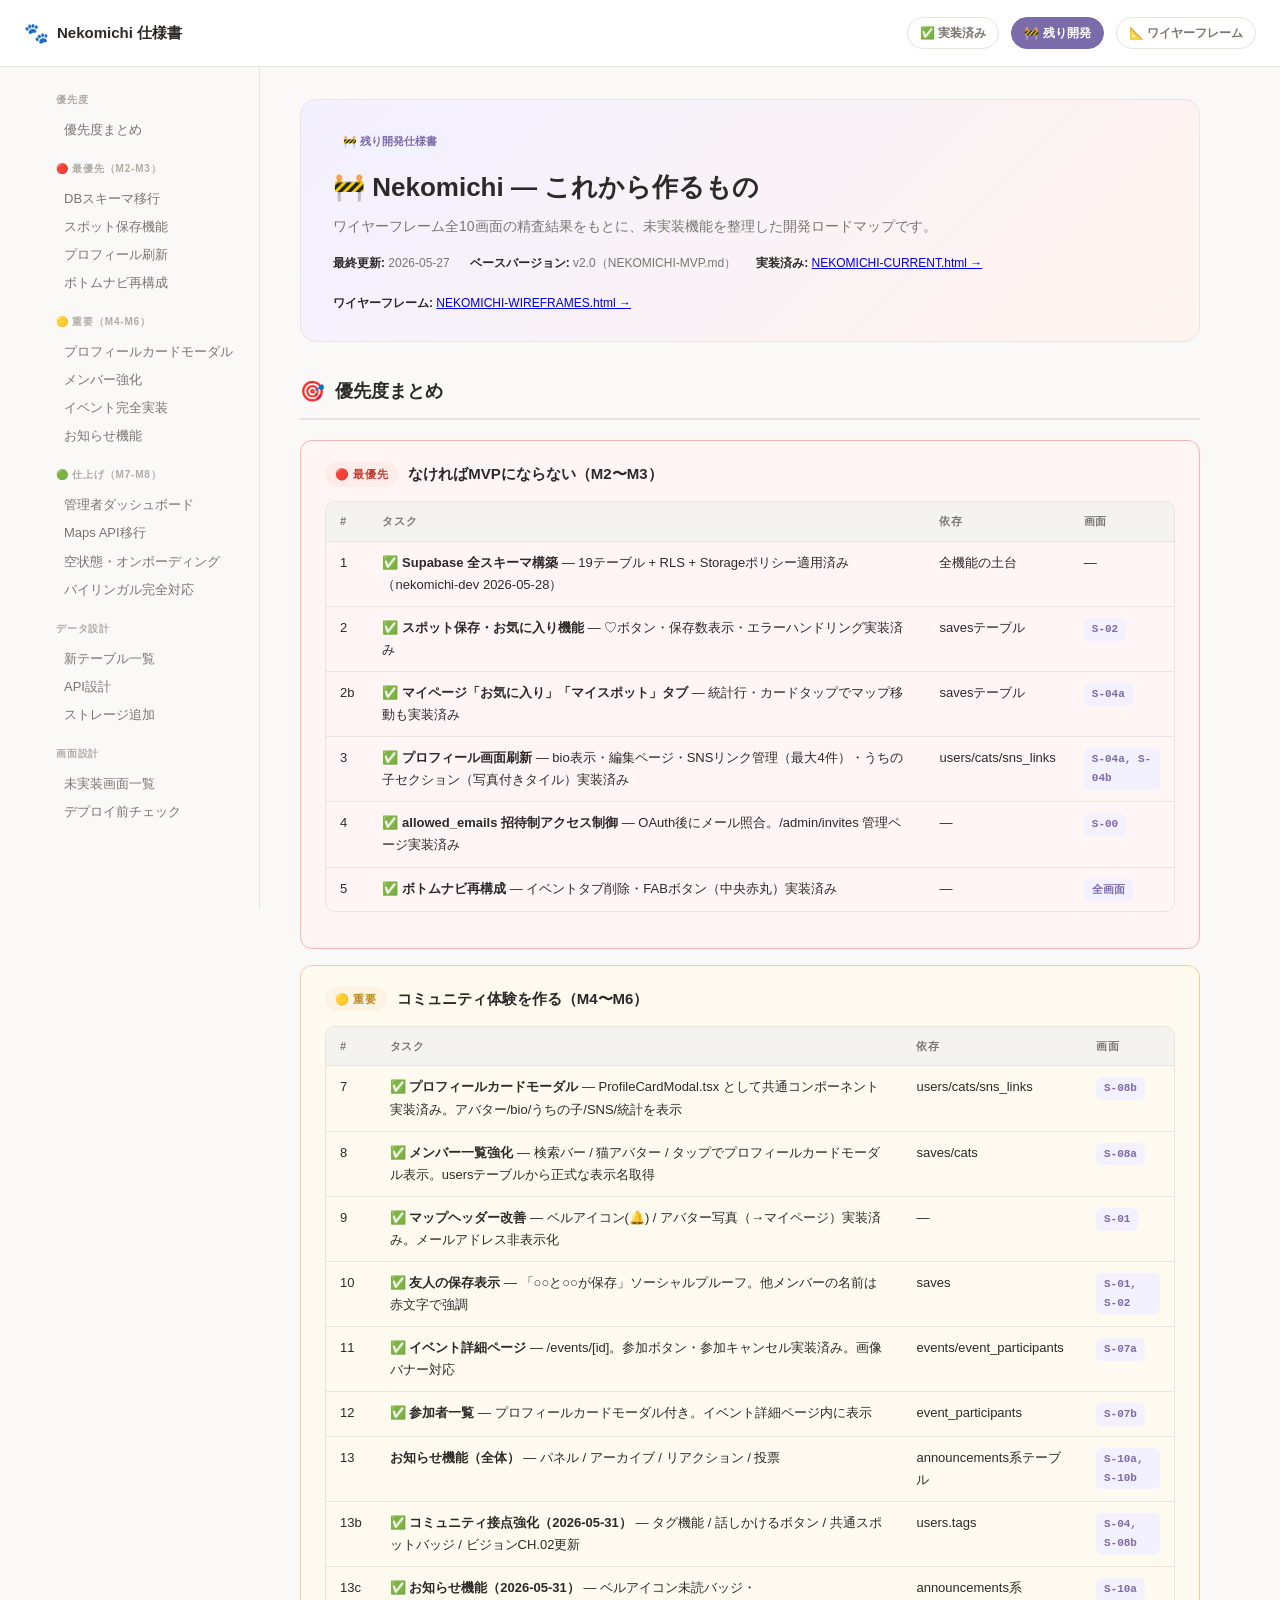
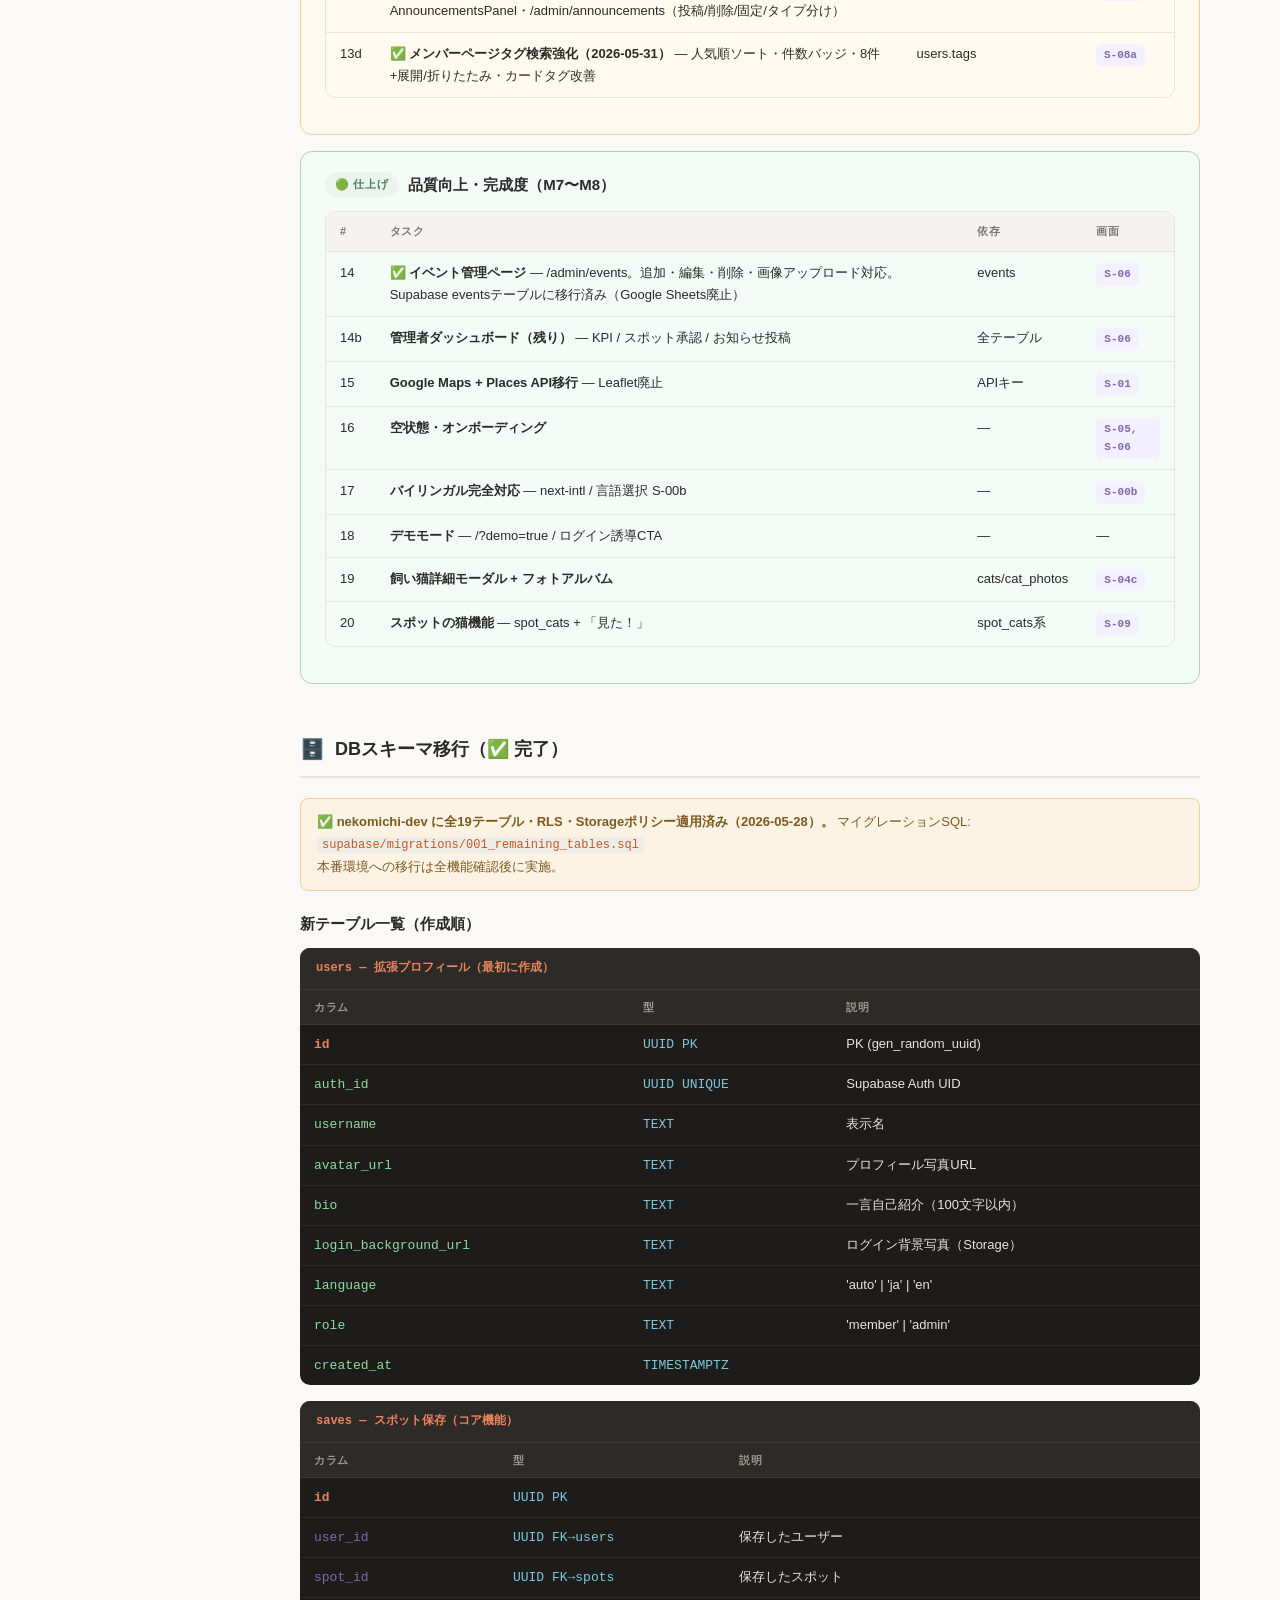
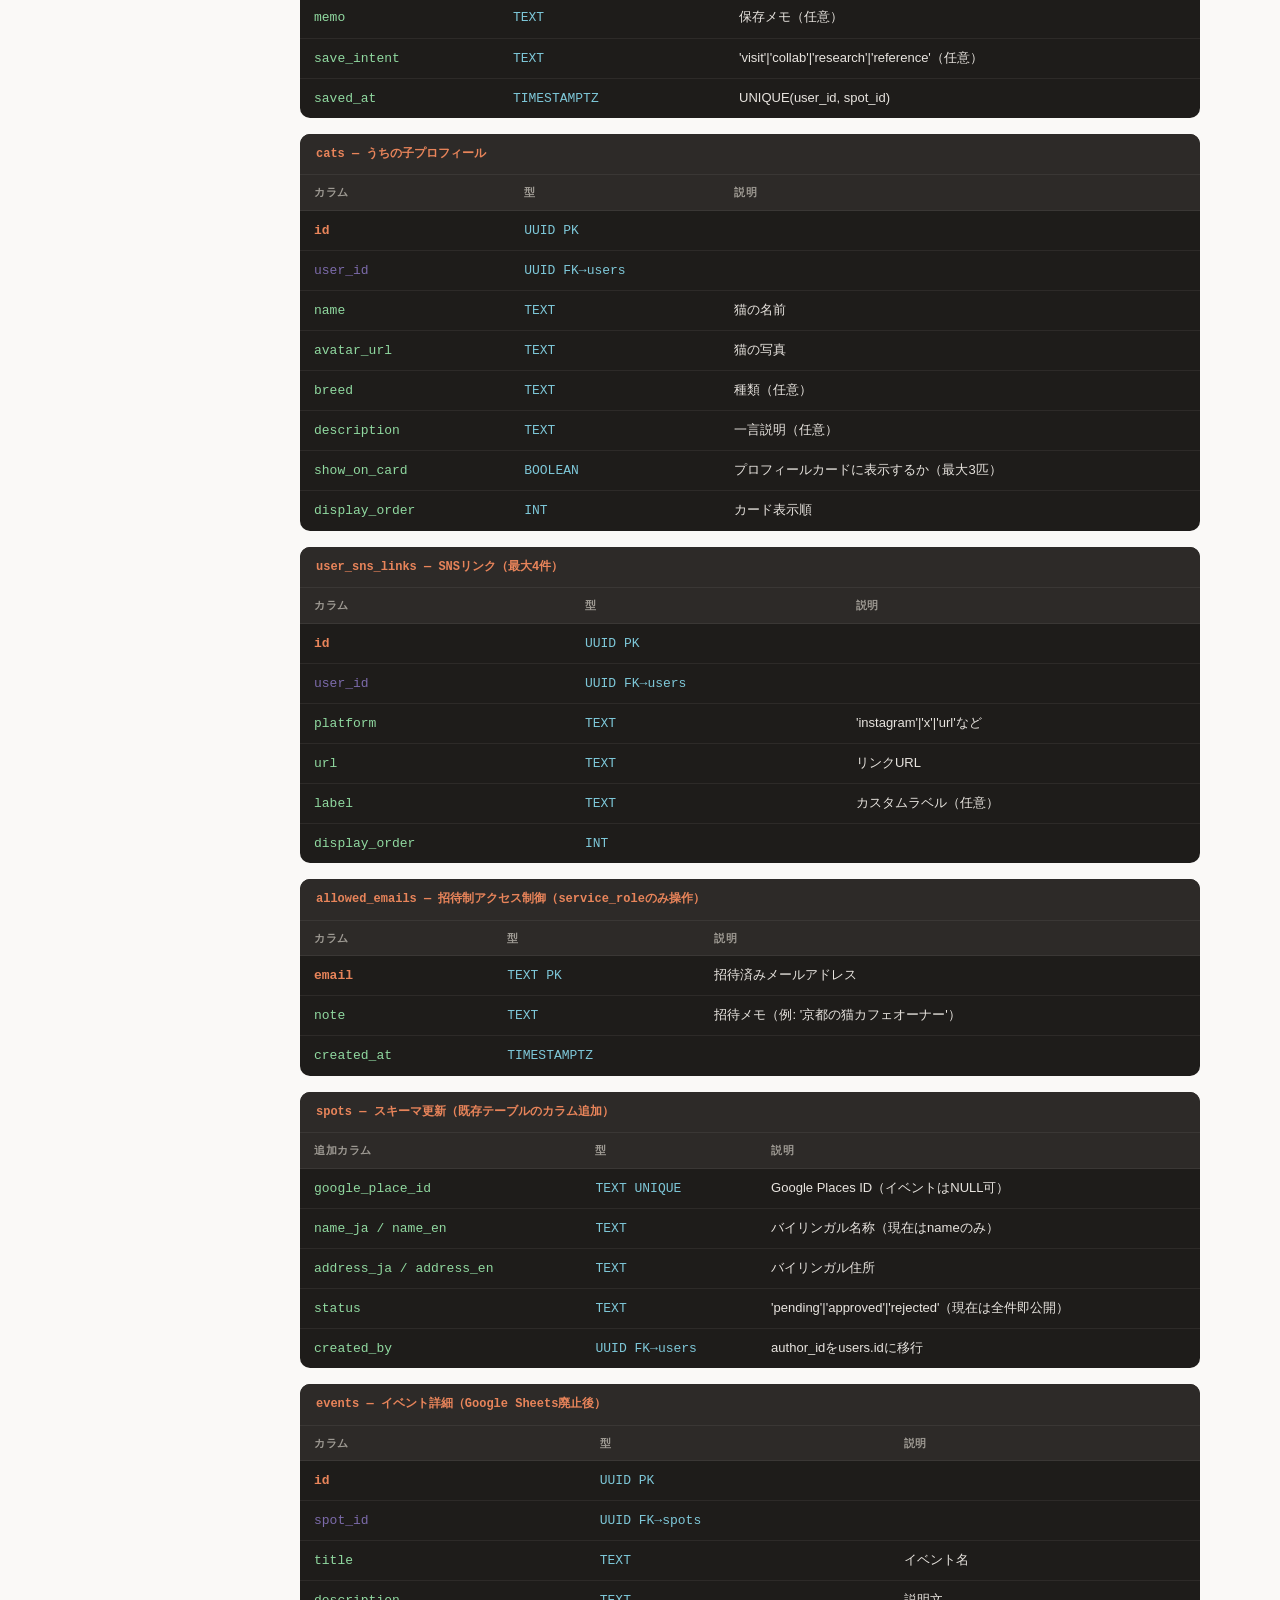
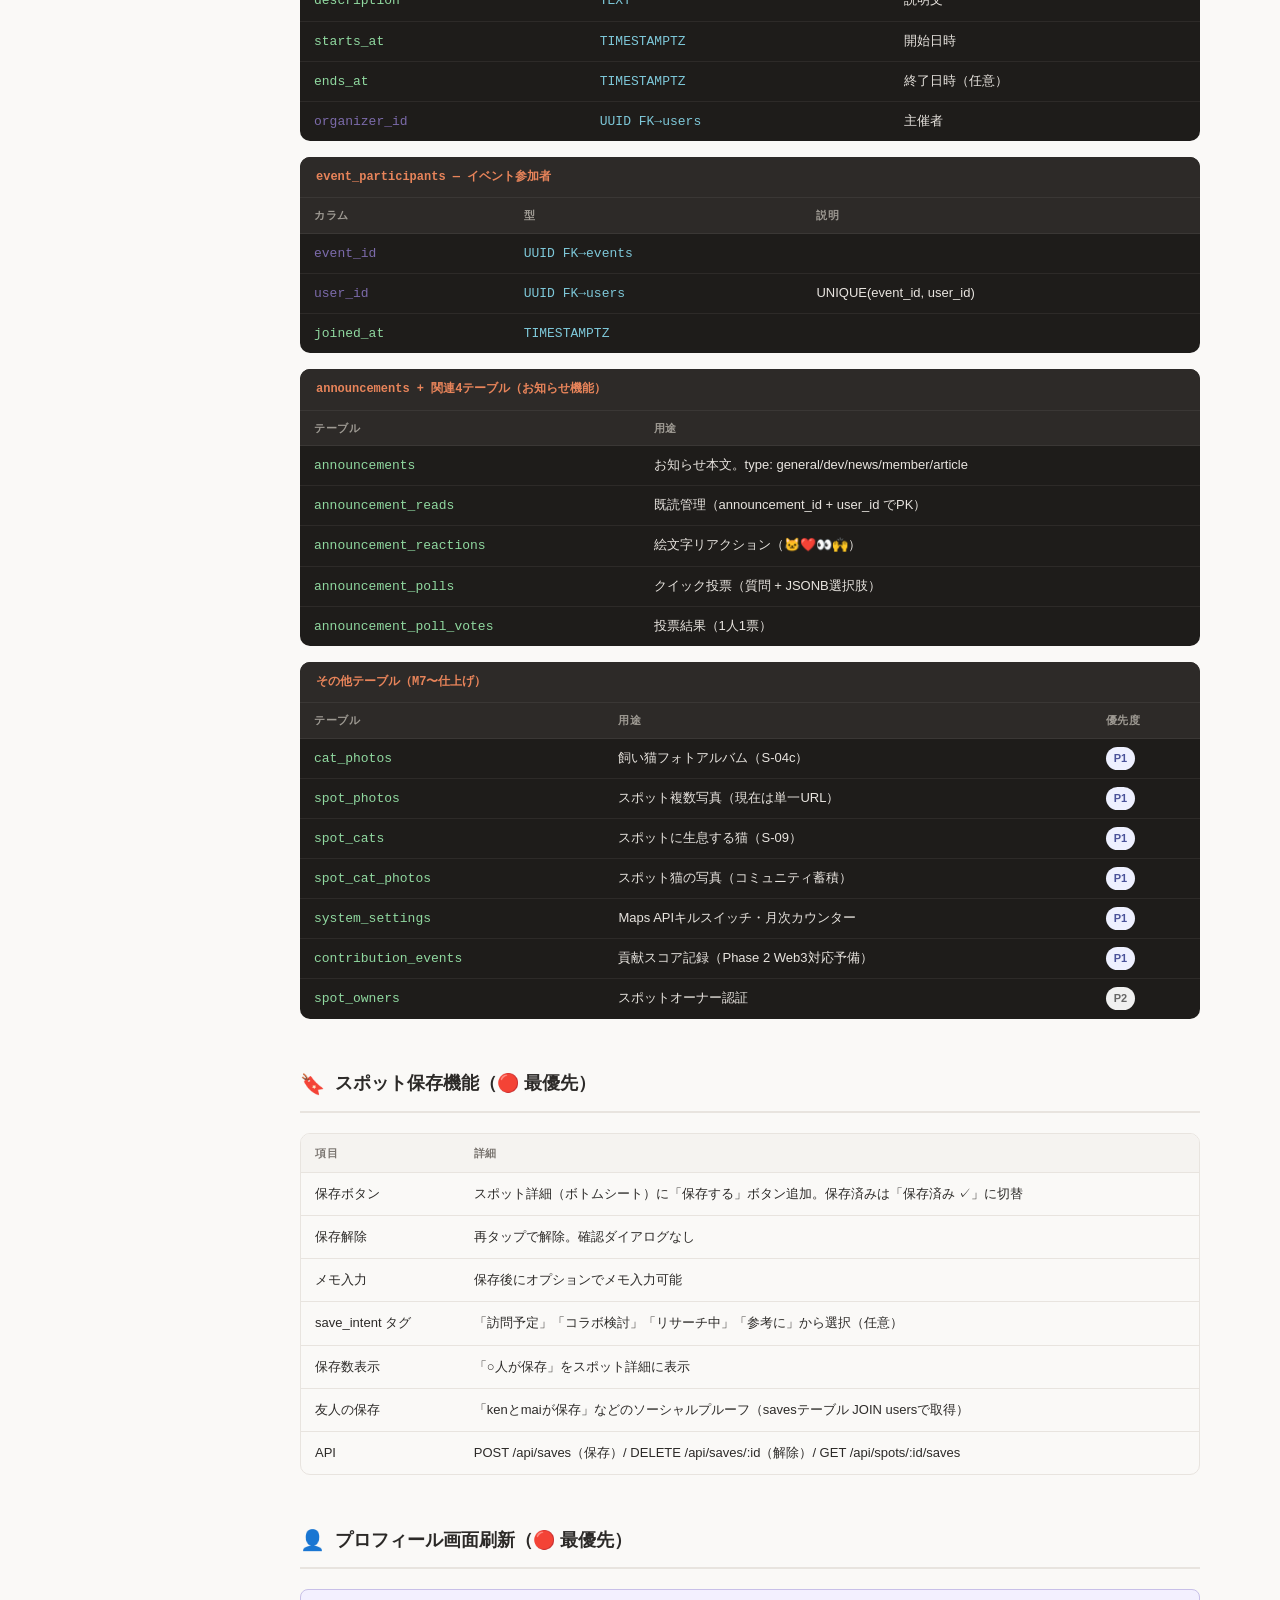
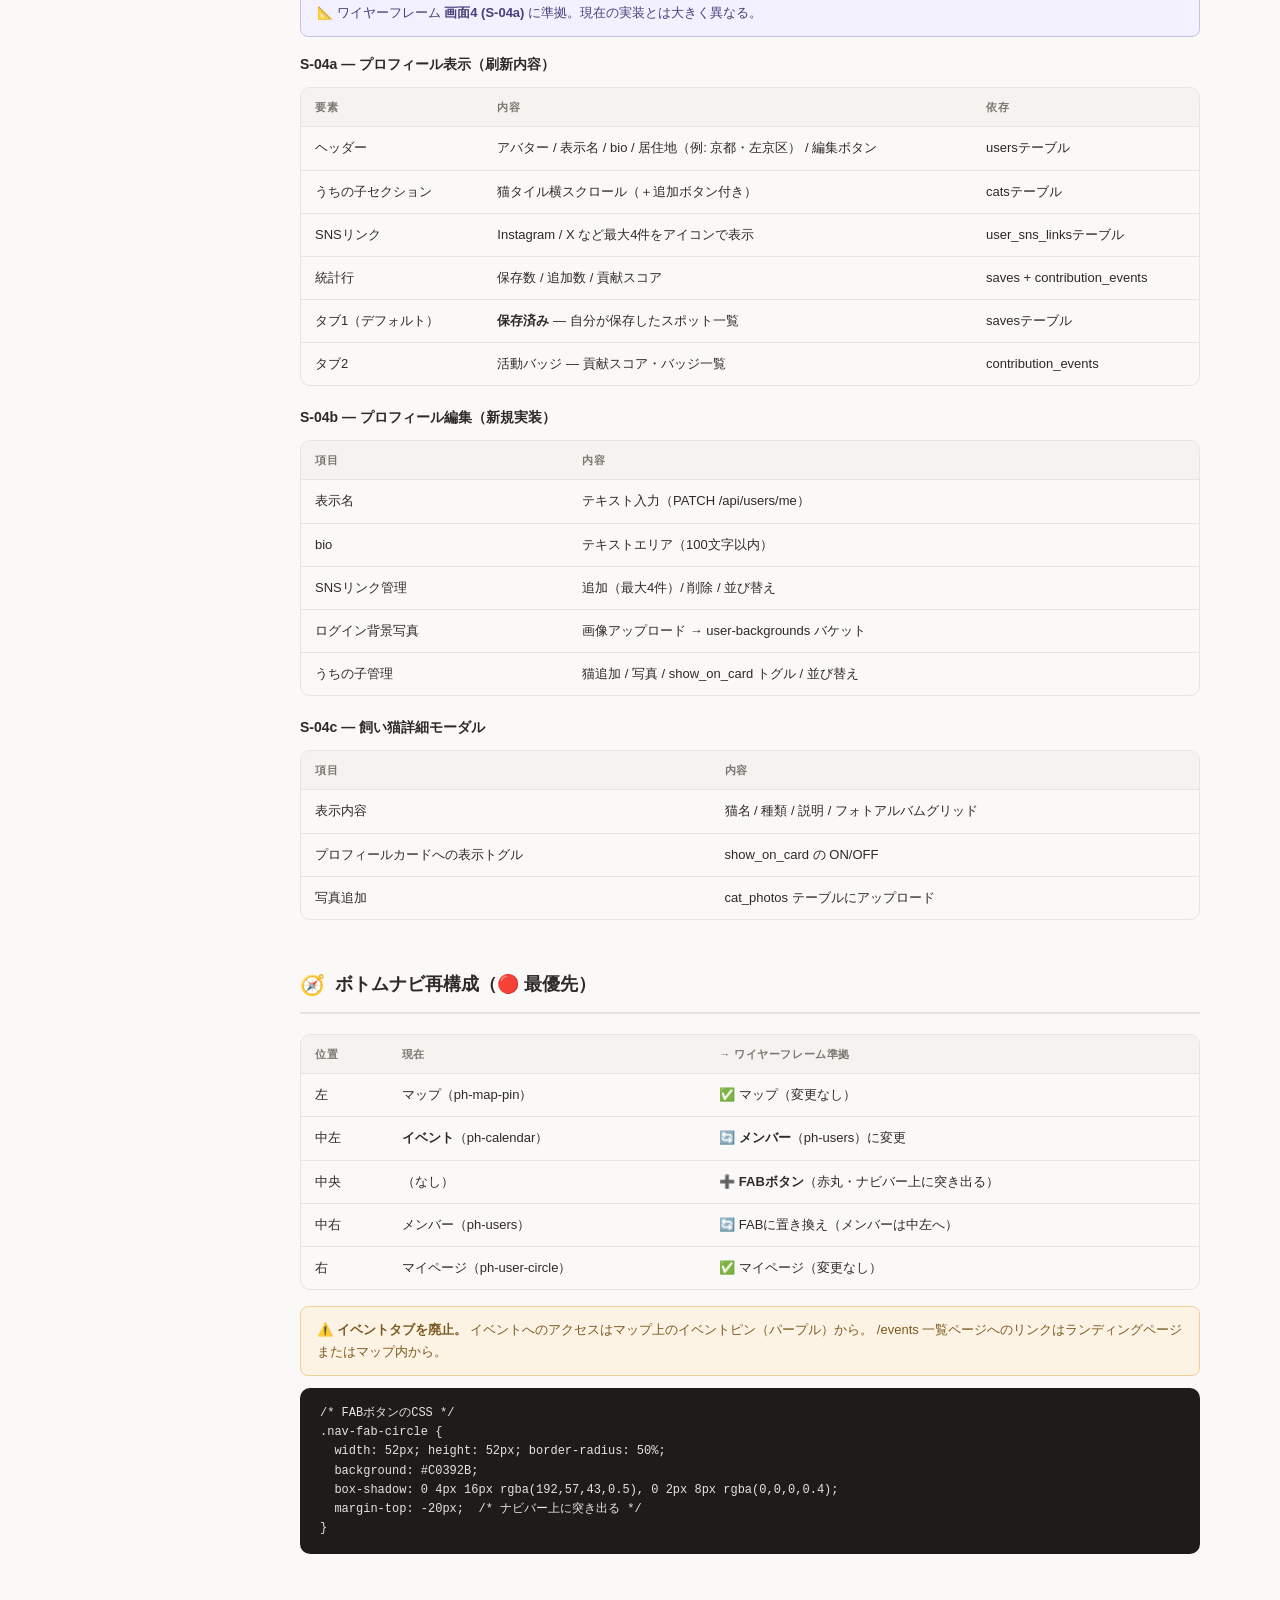
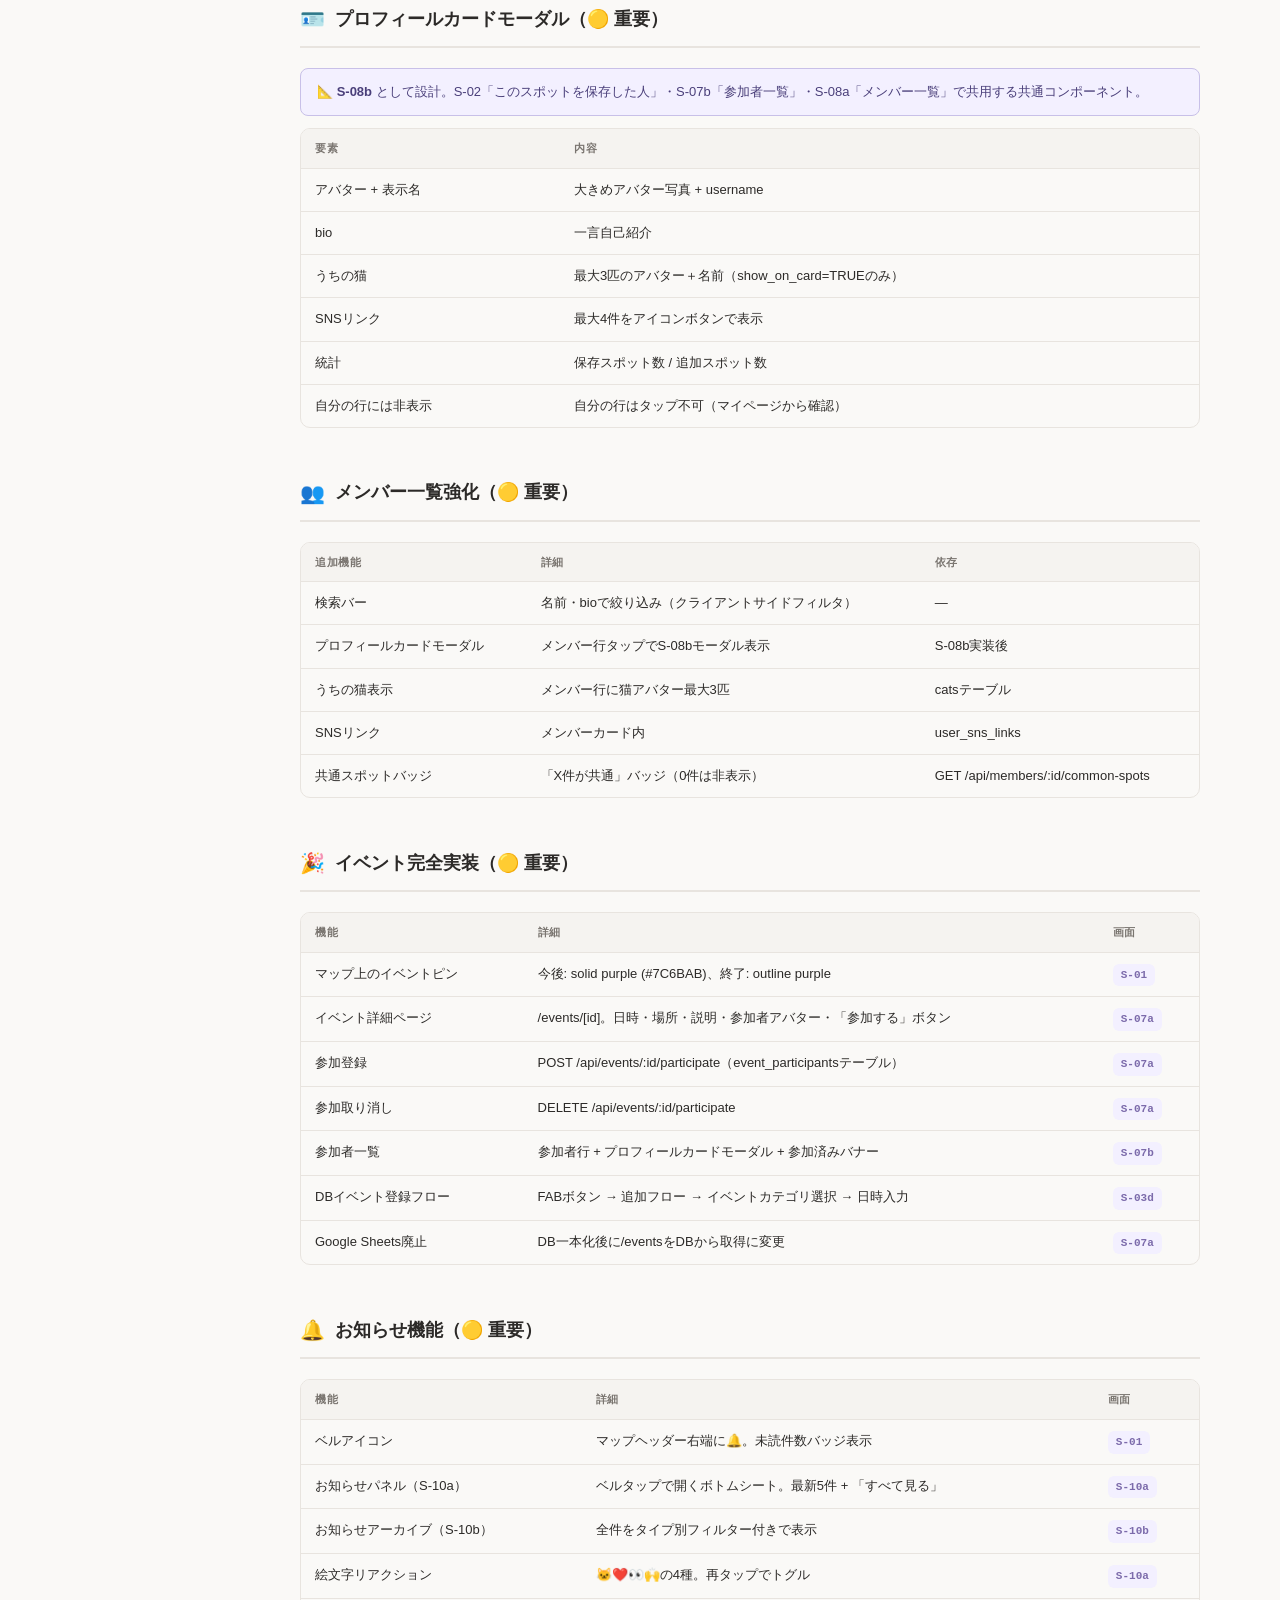
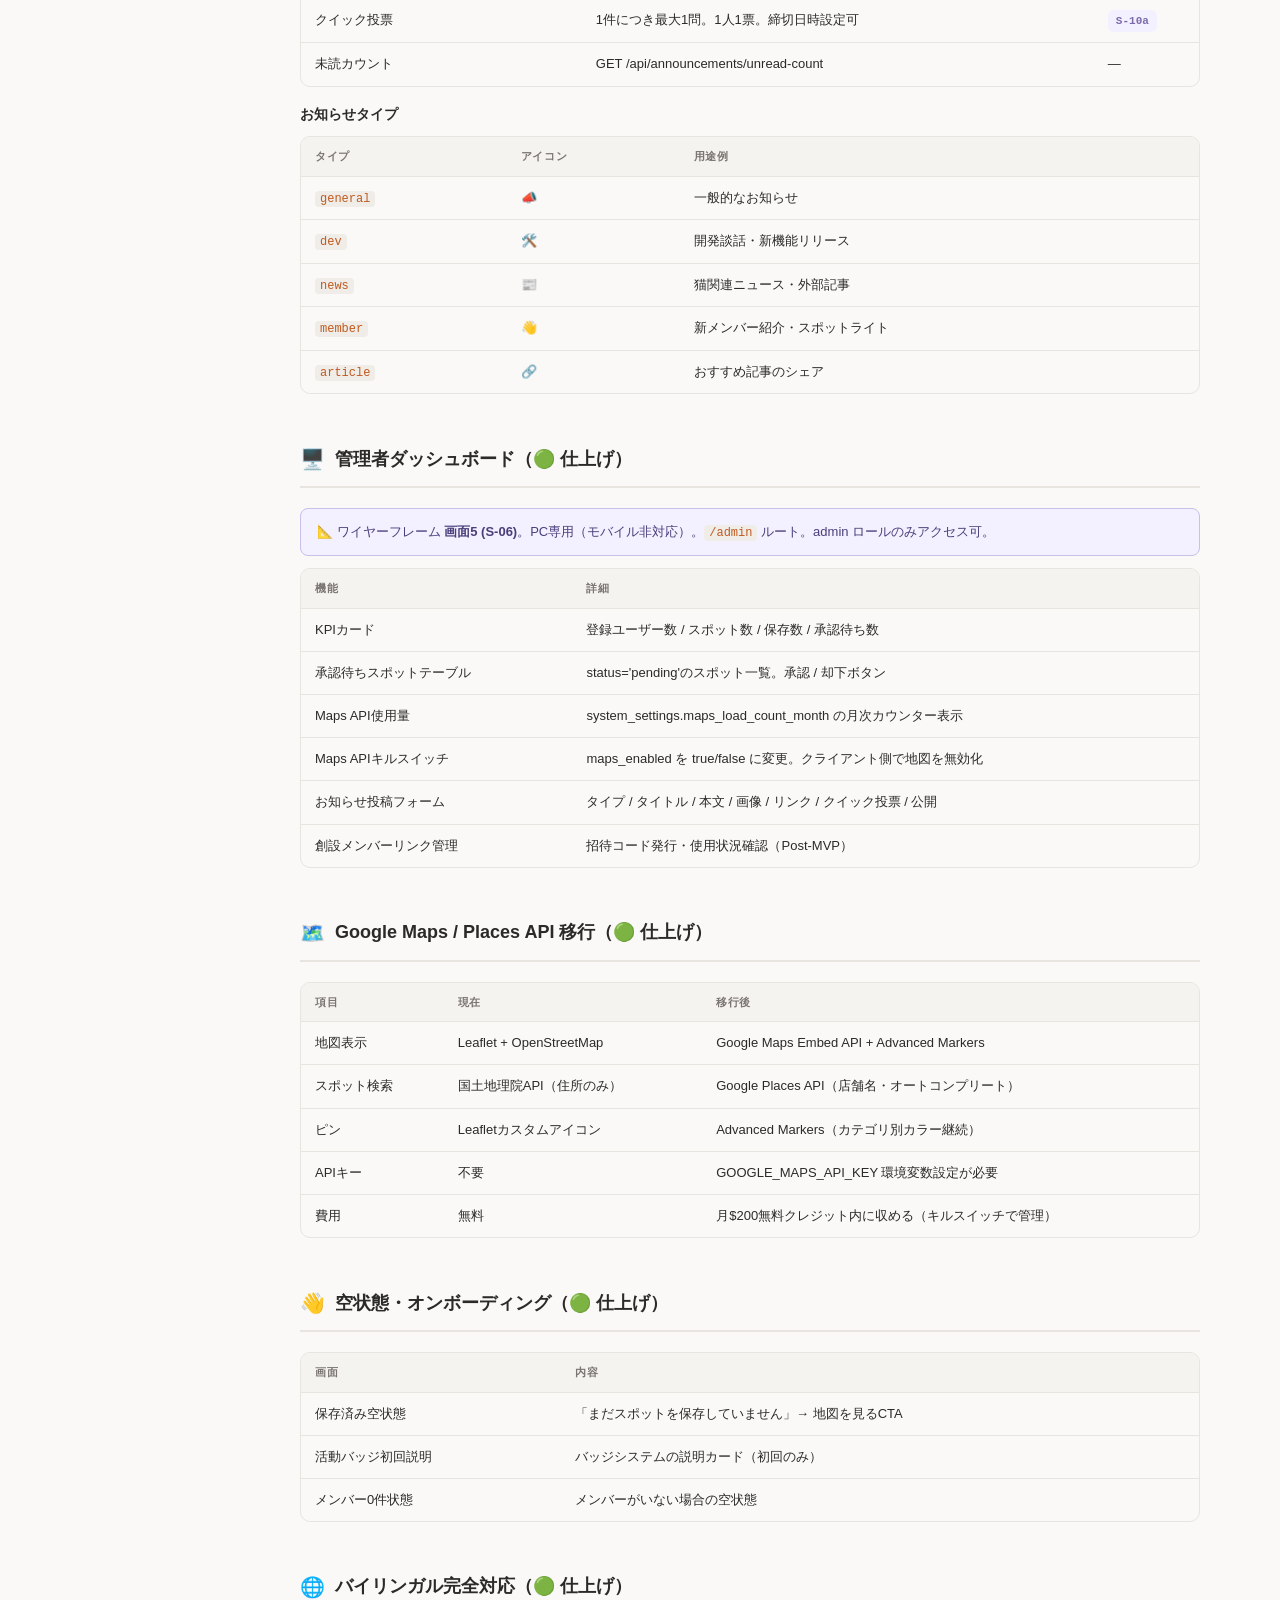
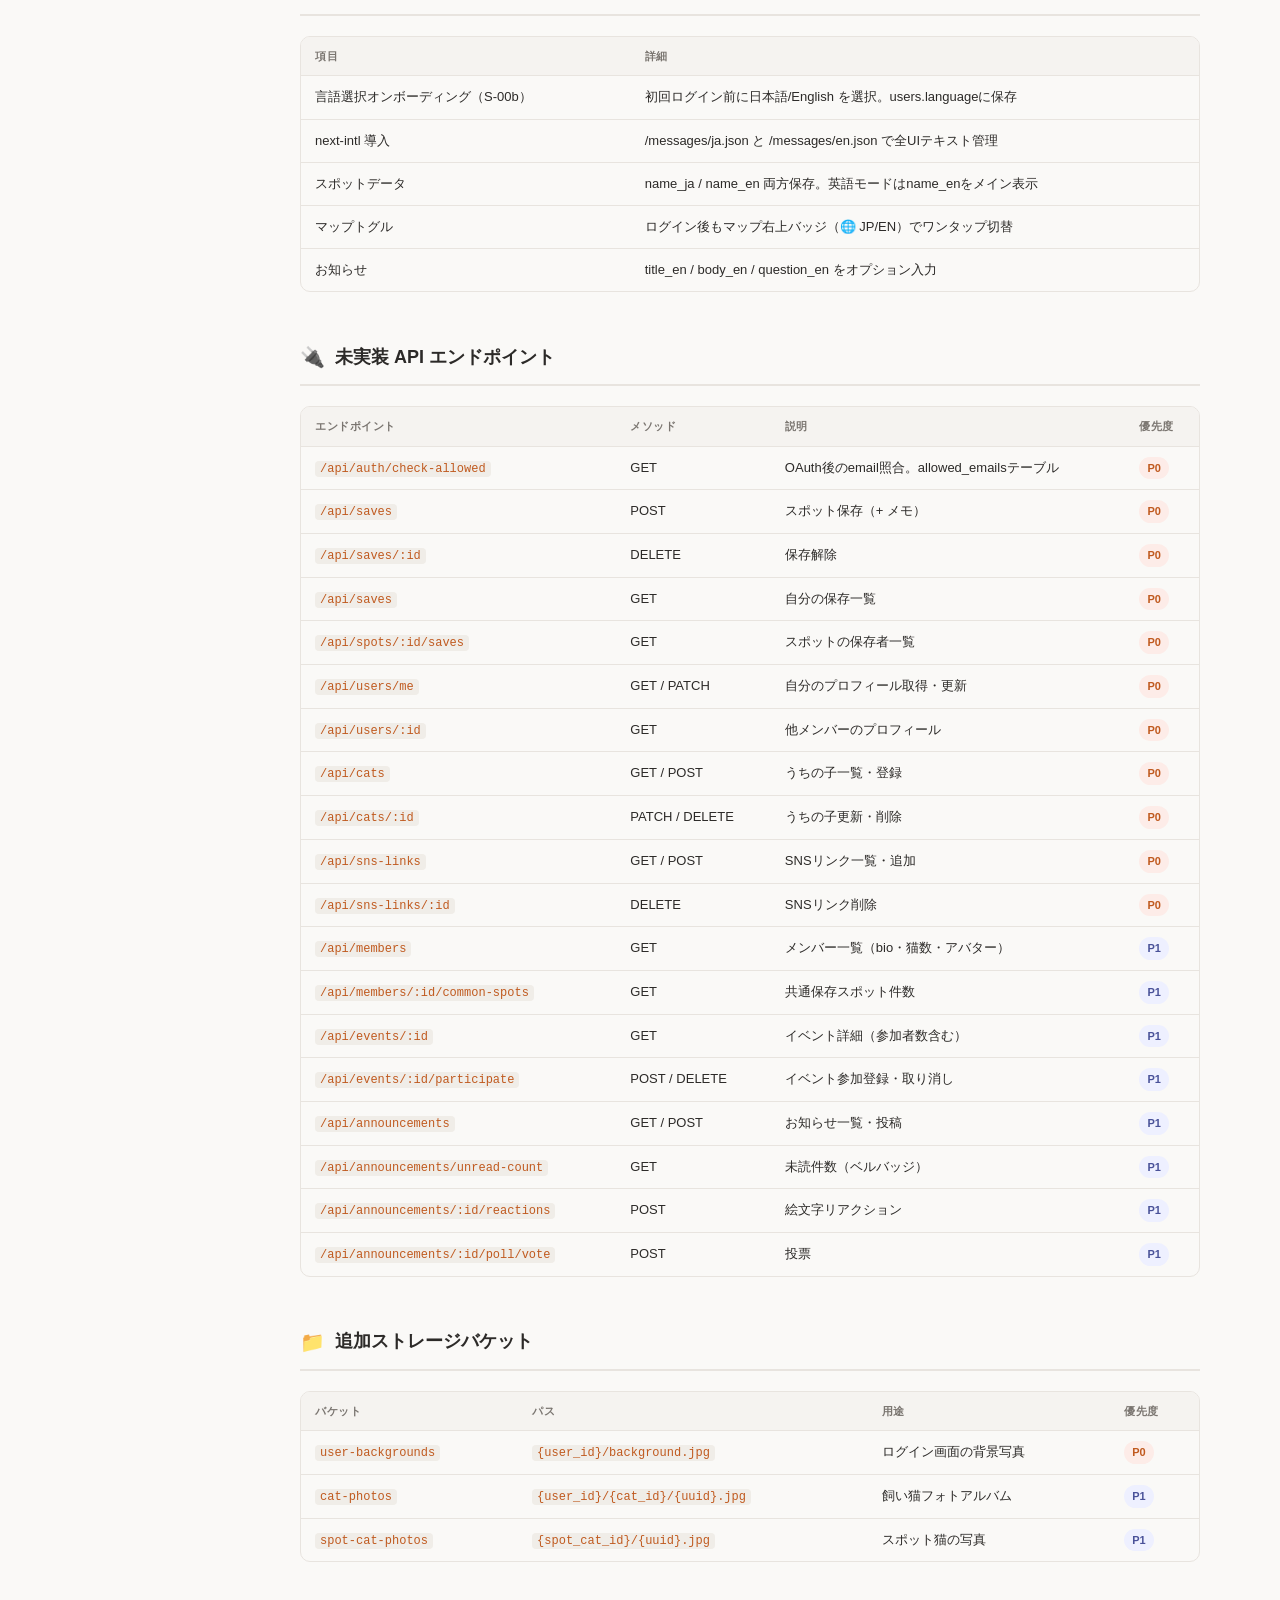
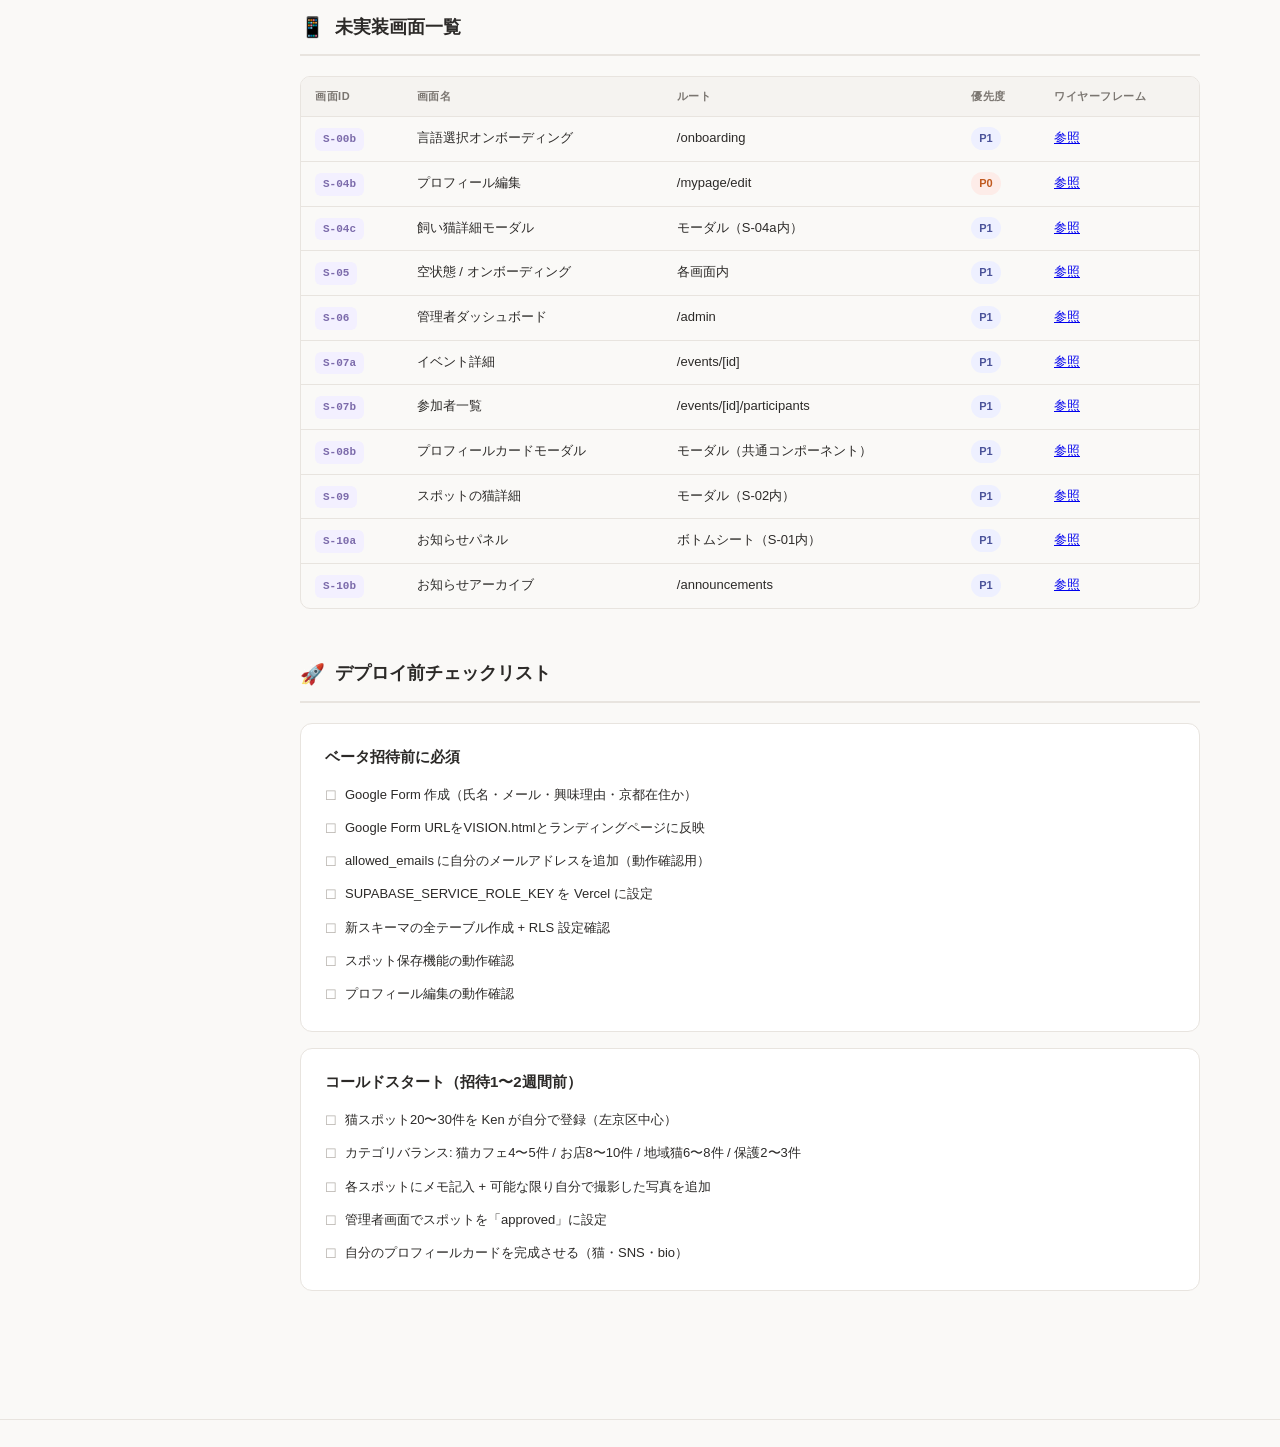
<file: nekomichi-next.html>
<!DOCTYPE html>
<html lang="ja">
<head>
  <meta charset="UTF-8" />
  <meta name="viewport" content="width=device-width, initial-scale=1.0" />
  <title>Nekomichi — 残り開発仕様書</title>
  <style>
    :root {
      --brand:       #E8845A;
      --brand-dark:  #C05A1F;
      --purple:      #7C6BAB;
      --green:       #4A7C59;
      --bg:          #FAF9F7;
      --bg-card:     #FFFFFF;
      --border:      #E8E4DF;
      --text:        #2C2A28;
      --text-sub:    #7A7570;
      --text-dim:    #B0ABA5;
      --ok:          #4A7C59;
      --warn:        #C0831F;
      --err:         #C0392B;
      --ok-bg:       #EAF3EC;
      --warn-bg:     #FDF3E4;
      --err-bg:      #FDECEA;
      --next-bg:     #F3F0FF;
      --next:        #7C6BAB;
    }
    *, *::before, *::after { box-sizing: border-box; margin: 0; padding: 0; }
    body {
      font-family: -apple-system, BlinkMacSystemFont, 'Segoe UI', sans-serif;
      background: var(--bg);
      color: var(--text);
      font-size: 14px;
      line-height: 1.7;
    }

    /* ── Header ── */
    .site-header {
      background: var(--bg-card);
      border-bottom: 1px solid var(--border);
      padding: 16px 24px;
      display: flex;
      align-items: center;
      justify-content: space-between;
      position: sticky;
      top: 0;
      z-index: 100;
    }
    .site-header .logo { display: flex; align-items: center; gap: 8px; font-weight: 700; font-size: 15px; text-decoration: none; color: var(--text); }
    .site-header .logo span { font-size: 20px; }
    .nav-links { display: flex; gap: 12px; }
    .nav-links a {
      font-size: 12px; font-weight: 600; padding: 5px 12px; border-radius: 20px;
      text-decoration: none; border: 1px solid var(--border); color: var(--text-sub);
      transition: all .15s;
    }
    .nav-links a.active { background: var(--purple); color: #fff; border-color: var(--purple); }
    .nav-links a:hover:not(.active) { background: var(--bg); }

    /* ── Layout ── */
    .layout { display: flex; max-width: 1200px; margin: 0 auto; }

    /* ── Sidebar ── */
    .sidebar {
      width: 220px; flex-shrink: 0;
      position: sticky; top: 57px; height: calc(100vh - 57px);
      overflow-y: auto; padding: 24px 16px;
      border-right: 1px solid var(--border);
    }
    .sidebar h3 { font-size: 10px; font-weight: 700; color: var(--text-dim); letter-spacing: .08em; text-transform: uppercase; margin-bottom: 8px; margin-top: 16px; }
    .sidebar h3:first-child { margin-top: 0; }
    .sidebar a { display: block; font-size: 13px; color: var(--text-sub); text-decoration: none; padding: 3px 8px; border-radius: 6px; }
    .sidebar a:hover { background: var(--bg); color: var(--text); }

    /* ── Main ── */
    main { flex: 1; min-width: 0; padding: 32px 40px; }

    /* ── Page title ── */
    .page-title {
      background: linear-gradient(135deg, #F3F0FF 0%, #FFF4EE 100%);
      border: 1px solid var(--border); border-radius: 16px;
      padding: 28px 32px; margin-bottom: 32px;
    }
    .page-title .badge {
      display: inline-flex; align-items: center; gap: 6px;
      background: var(--next-bg); color: var(--next); font-size: 11px; font-weight: 700;
      padding: 4px 10px; border-radius: 20px; margin-bottom: 10px;
    }
    .page-title h1 { font-size: 26px; font-weight: 800; margin-bottom: 6px; }
    .page-title p { color: var(--text-sub); font-size: 14px; }
    .page-title .meta { margin-top: 14px; display: flex; gap: 20px; flex-wrap: wrap; }
    .page-title .meta span { font-size: 12px; color: var(--text-sub); }
    .page-title .meta strong { color: var(--text); }

    /* ── Section ── */
    section { margin-bottom: 48px; }
    .section-header { display: flex; align-items: center; gap: 10px; margin-bottom: 20px; padding-bottom: 10px; border-bottom: 2px solid var(--border); }
    .section-header .icon { font-size: 20px; }
    .section-header h2 { font-size: 18px; font-weight: 700; }
    .section-header .count { font-size: 12px; font-weight: 600; background: var(--bg); border: 1px solid var(--border); padding: 2px 8px; border-radius: 20px; color: var(--text-sub); }

    /* ── Priority blocks ── */
    .priority-block {
      border-radius: 12px; border: 1px solid; padding: 20px 24px; margin-bottom: 16px;
    }
    .priority-block.red    { border-color: #F0B8B0; background: #FFF5F4; }
    .priority-block.yellow { border-color: #F0D09A; background: #FFFAF0; }
    .priority-block.green  { border-color: #B0D4BA; background: #F4FAF6; }
    .priority-block .p-header { display: flex; align-items: center; gap: 10px; margin-bottom: 14px; }
    .priority-block .p-label {
      font-size: 11px; font-weight: 800; padding: 3px 10px; border-radius: 20px; text-transform: uppercase; letter-spacing: .06em;
    }
    .priority-block.red    .p-label { background: #FDECEA; color: var(--err); }
    .priority-block.yellow .p-label { background: var(--warn-bg); color: var(--warn); }
    .priority-block.green  .p-label { background: var(--ok-bg); color: var(--ok); }
    .priority-block .p-title { font-size: 15px; font-weight: 700; }

    /* ── Table ── */
    .table-wrap { overflow-x: auto; border-radius: 10px; border: 1px solid var(--border); margin-bottom: 16px; }
    table { width: 100%; border-collapse: collapse; font-size: 13px; }
    th { background: #F5F3F0; font-weight: 600; font-size: 11px; text-transform: uppercase; letter-spacing: .05em; color: var(--text-sub); padding: 10px 14px; text-align: left; border-bottom: 1px solid var(--border); }
    td { padding: 10px 14px; border-bottom: 1px solid var(--border); vertical-align: top; }
    tr:last-child td { border-bottom: none; }
    tr:hover td { background: #FAFAF8; }

    /* ── Status badges ── */
    .badge-ok     { display: inline-flex; align-items: center; gap: 4px; background: var(--ok-bg);   color: var(--ok);   font-size: 11px; font-weight: 700; padding: 2px 8px; border-radius: 20px; }
    .badge-warn   { display: inline-flex; align-items: center; gap: 4px; background: var(--warn-bg); color: var(--warn); font-size: 11px; font-weight: 700; padding: 2px 8px; border-radius: 20px; }
    .badge-err    { display: inline-flex; align-items: center; gap: 4px; background: var(--err-bg);  color: var(--err);  font-size: 11px; font-weight: 700; padding: 2px 8px; border-radius: 20px; }
    .badge-next   { display: inline-flex; align-items: center; gap: 4px; background: var(--next-bg); color: var(--next); font-size: 11px; font-weight: 700; padding: 2px 8px; border-radius: 20px; }
    .badge-p0     { background: #FDECE8; color: var(--brand-dark); font-size: 11px; font-weight: 700; padding: 2px 8px; border-radius: 20px; display: inline-block; }
    .badge-p1     { background: #EEF0FF; color: #4A5299; font-size: 11px; font-weight: 700; padding: 2px 8px; border-radius: 20px; display: inline-block; }
    .badge-p2     { background: #F0F0F0; color: #666; font-size: 11px; font-weight: 700; padding: 2px 8px; border-radius: 20px; display: inline-block; }

    /* ── Milestone ── */
    .milestone {
      border: 1px solid var(--border); border-radius: 12px; overflow: hidden; margin-bottom: 20px;
    }
    .milestone-header {
      display: flex; align-items: center; justify-content: space-between;
      padding: 14px 20px; background: #F5F3F0; border-bottom: 1px solid var(--border);
    }
    .milestone-header .m-label { font-size: 12px; font-weight: 800; color: var(--text-sub); text-transform: uppercase; letter-spacing: .06em; }
    .milestone-header .m-title { font-size: 15px; font-weight: 700; margin-top: 2px; }
    .milestone-header .m-status { font-size: 12px; font-weight: 600; }
    .milestone-body { padding: 0; }
    .milestone-task {
      display: flex; align-items: flex-start; gap: 12px;
      padding: 10px 20px; border-bottom: 1px solid var(--border);
    }
    .milestone-task:last-child { border-bottom: none; }
    .milestone-task .check { font-size: 16px; flex-shrink: 0; margin-top: 1px; }
    .milestone-task .task-main { flex: 1; }
    .milestone-task .task-name { font-size: 13px; font-weight: 600; }
    .milestone-task .task-note { font-size: 12px; color: var(--text-sub); margin-top: 2px; }
    .milestone-task .task-dep  { font-size: 11px; color: var(--text-dim); margin-top: 2px; }

    /* ── Code block ── */
    pre {
      background: #1E1C1A; color: #E8E4DF; padding: 16px 20px;
      border-radius: 10px; overflow-x: auto; font-size: 12px;
      font-family: 'SF Mono', 'Fira Code', Consolas, monospace;
      line-height: 1.6; margin: 8px 0;
    }
    code { font-family: 'SF Mono', 'Fira Code', Consolas, monospace; font-size: 12px; background: #F0EDE8; padding: 1px 5px; border-radius: 4px; color: var(--brand-dark); }

    /* ── Card ── */
    .card { background: var(--bg-card); border: 1px solid var(--border); border-radius: 12px; padding: 20px 24px; margin-bottom: 16px; }
    .card h3 { font-size: 15px; font-weight: 700; margin-bottom: 8px; }
    .card p  { font-size: 13px; color: var(--text-sub); }

    /* ── DB table mini ── */
    .db-table { background: #1E1C1A; border-radius: 10px; overflow: hidden; margin-bottom: 16px; }
    .db-table-header { background: #2D2A28; padding: 10px 16px; font-size: 12px; font-weight: 700; color: #E8845A; font-family: 'SF Mono', Consolas, monospace; border-bottom: 1px solid #3A3735; }
    .db-table table { background: transparent; }
    .db-table th { background: #2D2A28; color: #9E9A93; border-bottom: 1px solid #3A3735; padding: 8px 14px; }
    .db-table td { color: #E8E4DF; border-bottom: 1px solid #2D2A28; padding: 8px 14px; }
    .db-table tr:last-child td { border-bottom: none; }
    .db-table tr:hover td { background: #252320; }
    .col-pk   { color: #E8845A; font-weight: 700; font-family: 'SF Mono', Consolas, monospace; }
    .col-fk   { color: #7C6BAB; font-family: 'SF Mono', Consolas, monospace; }
    .col-name { color: #90D9A0; font-family: 'SF Mono', Consolas, monospace; }
    .col-type { color: #7EC8D9; font-family: 'SF Mono', Consolas, monospace; }

    /* ── Screen ref ── */
    .screen-ref {
      display: inline-flex; align-items: center; gap: 4px;
      background: var(--next-bg); color: var(--next); font-size: 11px; font-weight: 700;
      padding: 2px 8px; border-radius: 6px; font-family: 'SF Mono', Consolas, monospace;
    }

    /* ── Note ── */
    .note-box { background: var(--warn-bg); border: 1px solid #F0D09A; border-radius: 8px; padding: 12px 16px; font-size: 13px; color: #7A5A1F; margin: 12px 0; }
    .info-box { background: var(--next-bg); border: 1px solid #C8C0E8; border-radius: 8px; padding: 12px 16px; font-size: 13px; color: #4A3F7A; margin: 12px 0; }

    /* ── Checklist ── */
    .checklist { list-style: none; }
    .checklist li { padding: 5px 0; font-size: 13px; display: flex; align-items: flex-start; gap: 8px; }
    .checklist li::before { content: "☐"; color: var(--text-dim); flex-shrink: 0; margin-top: 1px; }

    /* ── Footer ── */
    footer { text-align: center; padding: 32px 24px; color: var(--text-dim); font-size: 12px; border-top: 1px solid var(--border); margin-top: 48px; }
  </style>
</head>
<body>

<!-- Header -->
<header class="site-header">
  <a class="logo" href="#">
    <span>🐾</span> Nekomichi 仕様書
  </a>
  <nav class="nav-links">
    <a href="NEKOMICHI-CURRENT.html">✅ 実装済み</a>
    <a href="NEKOMICHI-NEXT.html" class="active">🚧 残り開発</a>
    <a href="NEKOMICHI-WIREFRAMES.html">📐 ワイヤーフレーム</a>
  </nav>
</header>

<div class="layout">

  <!-- Sidebar -->
  <aside class="sidebar">
    <h3>優先度</h3>
    <a href="#priority">優先度まとめ</a>
    <h3>🔴 最優先（M2-M3）</h3>
    <a href="#db-schema">DBスキーマ移行</a>
    <a href="#save">スポット保存機能</a>
    <a href="#profile">プロフィール刷新</a>
    <a href="#bottomnav">ボトムナビ再構成</a>
    <h3>🟡 重要（M4-M6）</h3>
    <a href="#profile-modal">プロフィールカードモーダル</a>
    <a href="#members">メンバー強化</a>
    <a href="#events-full">イベント完全実装</a>
    <a href="#announcements">お知らせ機能</a>
    <h3>🟢 仕上げ（M7-M8）</h3>
    <a href="#admin">管理者ダッシュボード</a>
    <a href="#maps-migration">Maps API移行</a>
    <a href="#onboarding">空状態・オンボーディング</a>
    <a href="#i18n">バイリンガル完全対応</a>
    <h3>データ設計</h3>
    <a href="#new-tables">新テーブル一覧</a>
    <a href="#api">API設計</a>
    <a href="#storage-new">ストレージ追加</a>
    <h3>画面設計</h3>
    <a href="#screens">未実装画面一覧</a>
    <a href="#deploy-check">デプロイ前チェック</a>
  </aside>

  <!-- Main -->
  <main>

    <!-- Page title -->
    <div class="page-title">
      <div class="badge">🚧 残り開発仕様書</div>
      <h1>🚧 Nekomichi — これから作るもの</h1>
      <p>ワイヤーフレーム全10画面の精査結果をもとに、未実装機能を整理した開発ロードマップです。</p>
      <div class="meta">
        <span><strong>最終更新:</strong> 2026-05-27</span>
        <span><strong>ベースバージョン:</strong> v2.0（NEKOMICHI-MVP.md）</span>
        <span><strong>実装済み:</strong> <a href="NEKOMICHI-CURRENT.html">NEKOMICHI-CURRENT.html →</a></span>
        <span><strong>ワイヤーフレーム:</strong> <a href="NEKOMICHI-WIREFRAMES.html">NEKOMICHI-WIREFRAMES.html →</a></span>
      </div>
    </div>

    <!-- Priority Summary -->
    <section id="priority">
      <div class="section-header">
        <span class="icon">🎯</span>
        <h2>優先度まとめ</h2>
      </div>

      <div class="priority-block red">
        <div class="p-header">
          <span class="p-label">🔴 最優先</span>
          <span class="p-title">なければMVPにならない（M2〜M3）</span>
        </div>
        <div class="table-wrap">
          <table>
            <thead><tr><th>#</th><th>タスク</th><th>依存</th><th>画面</th></tr></thead>
            <tbody>
              <tr><td>1</td><td><strong>✅ Supabase 全スキーマ構築</strong> — 19テーブル + RLS + Storageポリシー適用済み（nekomichi-dev 2026-05-28）</td><td>全機能の土台</td><td>—</td></tr>
              <tr><td>2</td><td><strong>✅ スポット保存・お気に入り機能</strong> — ♡ボタン・保存数表示・エラーハンドリング実装済み</td><td>savesテーブル</td><td><span class="screen-ref">S-02</span></td></tr>
              <tr><td>2b</td><td><strong>✅ マイページ「お気に入り」「マイスポット」タブ</strong> — 統計行・カードタップでマップ移動も実装済み</td><td>savesテーブル</td><td><span class="screen-ref">S-04a</span></td></tr>
              <tr><td>3</td><td><strong>✅ プロフィール画面刷新</strong> — bio表示・編集ページ・SNSリンク管理（最大4件）・うちの子セクション（写真付きタイル）実装済み</td><td>users/cats/sns_links</td><td><span class="screen-ref">S-04a, S-04b</span></td></tr>
              <tr><td>4</td><td><strong>✅ allowed_emails 招待制アクセス制御</strong> — OAuth後にメール照合。/admin/invites 管理ページ実装済み</td><td>—</td><td><span class="screen-ref">S-00</span></td></tr>
              <tr><td>5</td><td><strong>✅ ボトムナビ再構成</strong> — イベントタブ削除・FABボタン（中央赤丸）実装済み</td><td>—</td><td><span class="screen-ref">全画面</span></td></tr>
            </tbody>
          </table>
        </div>
      </div>

      <div class="priority-block yellow">
        <div class="p-header">
          <span class="p-label">🟡 重要</span>
          <span class="p-title">コミュニティ体験を作る（M4〜M6）</span>
        </div>
        <div class="table-wrap">
          <table>
            <thead><tr><th>#</th><th>タスク</th><th>依存</th><th>画面</th></tr></thead>
            <tbody>
              <tr><td>7</td><td><strong>✅ プロフィールカードモーダル</strong> — ProfileCardModal.tsx として共通コンポーネント実装済み。アバター/bio/うちの子/SNS/統計を表示</td><td>users/cats/sns_links</td><td><span class="screen-ref">S-08b</span></td></tr>
              <tr><td>8</td><td><strong>✅ メンバー一覧強化</strong> — 検索バー / 猫アバター / タップでプロフィールカードモーダル表示。usersテーブルから正式な表示名取得</td><td>saves/cats</td><td><span class="screen-ref">S-08a</span></td></tr>
              <tr><td>9</td><td><strong>✅ マップヘッダー改善</strong> — ベルアイコン(🔔) / アバター写真（→マイページ）実装済み。メールアドレス非表示化</td><td>—</td><td><span class="screen-ref">S-01</span></td></tr>
              <tr><td>10</td><td><strong>✅ 友人の保存表示</strong> — 「○○と○○が保存」ソーシャルプルーフ。他メンバーの名前は赤文字で強調</td><td>saves</td><td><span class="screen-ref">S-01, S-02</span></td></tr>
              <tr><td>11</td><td><strong>✅ イベント詳細ページ</strong> — /events/[id]。参加ボタン・参加キャンセル実装済み。画像バナー対応</td><td>events/event_participants</td><td><span class="screen-ref">S-07a</span></td></tr>
              <tr><td>12</td><td><strong>✅ 参加者一覧</strong> — プロフィールカードモーダル付き。イベント詳細ページ内に表示</td><td>event_participants</td><td><span class="screen-ref">S-07b</span></td></tr>
              <tr><td>13</td><td><strong>お知らせ機能（全体）</strong> — パネル / アーカイブ / リアクション / 投票</td><td>announcements系テーブル</td><td><span class="screen-ref">S-10a, S-10b</span></td></tr>
              <tr><td>13b</td><td><strong>✅ コミュニティ接点強化（2026-05-31）</strong> — タグ機能 / 話しかけるボタン / 共通スポットバッジ / ビジョンCH.02更新</td><td>users.tags</td><td><span class="screen-ref">S-04, S-08b</span></td></tr>
              <tr><td>13c</td><td><strong>✅ お知らせ機能（2026-05-31）</strong> — ベルアイコン未読バッジ・AnnouncementsPanel・/admin/announcements（投稿/削除/固定/タイプ分け）</td><td>announcements系</td><td><span class="screen-ref">S-10a</span></td></tr>
              <tr><td>13d</td><td><strong>✅ メンバーページタグ検索強化（2026-05-31）</strong> — 人気順ソート・件数バッジ・8件+展開/折りたたみ・カードタグ改善</td><td>users.tags</td><td><span class="screen-ref">S-08a</span></td></tr>
            </tbody>
          </table>
        </div>
      </div>

      <div class="priority-block green">
        <div class="p-header">
          <span class="p-label">🟢 仕上げ</span>
          <span class="p-title">品質向上・完成度（M7〜M8）</span>
        </div>
        <div class="table-wrap">
          <table>
            <thead><tr><th>#</th><th>タスク</th><th>依存</th><th>画面</th></tr></thead>
            <tbody>
              <tr><td>14</td><td><strong>✅ イベント管理ページ</strong> — /admin/events。追加・編集・削除・画像アップロード対応。Supabase eventsテーブルに移行済み（Google Sheets廃止）</td><td>events</td><td><span class="screen-ref">S-06</span></td></tr>
              <tr><td>14b</td><td><strong>管理者ダッシュボード（残り）</strong> — KPI / スポット承認 / お知らせ投稿</td><td>全テーブル</td><td><span class="screen-ref">S-06</span></td></tr>
              <tr><td>15</td><td><strong>Google Maps + Places API移行</strong> — Leaflet廃止</td><td>APIキー</td><td><span class="screen-ref">S-01</span></td></tr>
              <tr><td>16</td><td><strong>空状態・オンボーディング</strong></td><td>—</td><td><span class="screen-ref">S-05, S-06</span></td></tr>
              <tr><td>17</td><td><strong>バイリンガル完全対応</strong> — next-intl / 言語選択 S-00b</td><td>—</td><td><span class="screen-ref">S-00b</span></td></tr>
              <tr><td>18</td><td><strong>デモモード</strong> — /?demo=true / ログイン誘導CTA</td><td>—</td><td>—</td></tr>
              <tr><td>19</td><td><strong>飼い猫詳細モーダル + フォトアルバム</strong></td><td>cats/cat_photos</td><td><span class="screen-ref">S-04c</span></td></tr>
              <tr><td>20</td><td><strong>スポットの猫機能</strong> — spot_cats + 「見た！」</td><td>spot_cats系</td><td><span class="screen-ref">S-09</span></td></tr>
            </tbody>
          </table>
        </div>
      </div>
    </section>

    <!-- DB Schema Migration -->
    <section id="db-schema">
      <div class="section-header">
        <span class="icon">🗄️</span>
        <h2>DBスキーマ移行（✅ 完了）</h2>
      </div>

      <div class="note-box">
        ✅ <strong>nekomichi-dev に全19テーブル・RLS・Storageポリシー適用済み（2026-05-28）。</strong>
        マイグレーションSQL: <code>supabase/migrations/001_remaining_tables.sql</code><br/>
        本番環境への移行は全機能確認後に実施。
      </div>

      <div id="new-tables">
        <h3 style="margin: 20px 0 12px; font-size: 15px; font-weight: 700;">新テーブル一覧（作成順）</h3>

        <!-- users -->
        <div class="db-table">
          <div class="db-table-header">users — 拡張プロフィール（最初に作成）</div>
          <table>
            <thead><tr><th>カラム</th><th>型</th><th>説明</th></tr></thead>
            <tbody>
              <tr><td><span class="col-pk">id</span></td><td><span class="col-type">UUID PK</span></td><td>PK (gen_random_uuid)</td></tr>
              <tr><td><span class="col-name">auth_id</span></td><td><span class="col-type">UUID UNIQUE</span></td><td>Supabase Auth UID</td></tr>
              <tr><td><span class="col-name">username</span></td><td><span class="col-type">TEXT</span></td><td>表示名</td></tr>
              <tr><td><span class="col-name">avatar_url</span></td><td><span class="col-type">TEXT</span></td><td>プロフィール写真URL</td></tr>
              <tr><td><span class="col-name">bio</span></td><td><span class="col-type">TEXT</span></td><td>一言自己紹介（100文字以内）</td></tr>
              <tr><td><span class="col-name">login_background_url</span></td><td><span class="col-type">TEXT</span></td><td>ログイン背景写真（Storage）</td></tr>
              <tr><td><span class="col-name">language</span></td><td><span class="col-type">TEXT</span></td><td>'auto' | 'ja' | 'en'</td></tr>
              <tr><td><span class="col-name">role</span></td><td><span class="col-type">TEXT</span></td><td>'member' | 'admin'</td></tr>
              <tr><td><span class="col-name">created_at</span></td><td><span class="col-type">TIMESTAMPTZ</span></td><td></td></tr>
            </tbody>
          </table>
        </div>

        <!-- saves -->
        <div class="db-table">
          <div class="db-table-header">saves — スポット保存（コア機能）</div>
          <table>
            <thead><tr><th>カラム</th><th>型</th><th>説明</th></tr></thead>
            <tbody>
              <tr><td><span class="col-pk">id</span></td><td><span class="col-type">UUID PK</span></td><td></td></tr>
              <tr><td><span class="col-fk">user_id</span></td><td><span class="col-type">UUID FK→users</span></td><td>保存したユーザー</td></tr>
              <tr><td><span class="col-fk">spot_id</span></td><td><span class="col-type">UUID FK→spots</span></td><td>保存したスポット</td></tr>
              <tr><td><span class="col-name">memo</span></td><td><span class="col-type">TEXT</span></td><td>保存メモ（任意）</td></tr>
              <tr><td><span class="col-name">save_intent</span></td><td><span class="col-type">TEXT</span></td><td>'visit'|'collab'|'research'|'reference'（任意）</td></tr>
              <tr><td><span class="col-name">saved_at</span></td><td><span class="col-type">TIMESTAMPTZ</span></td><td>UNIQUE(user_id, spot_id)</td></tr>
            </tbody>
          </table>
        </div>

        <!-- cats -->
        <div class="db-table">
          <div class="db-table-header">cats — うちの子プロフィール</div>
          <table>
            <thead><tr><th>カラム</th><th>型</th><th>説明</th></tr></thead>
            <tbody>
              <tr><td><span class="col-pk">id</span></td><td><span class="col-type">UUID PK</span></td><td></td></tr>
              <tr><td><span class="col-fk">user_id</span></td><td><span class="col-type">UUID FK→users</span></td><td></td></tr>
              <tr><td><span class="col-name">name</span></td><td><span class="col-type">TEXT</span></td><td>猫の名前</td></tr>
              <tr><td><span class="col-name">avatar_url</span></td><td><span class="col-type">TEXT</span></td><td>猫の写真</td></tr>
              <tr><td><span class="col-name">breed</span></td><td><span class="col-type">TEXT</span></td><td>種類（任意）</td></tr>
              <tr><td><span class="col-name">description</span></td><td><span class="col-type">TEXT</span></td><td>一言説明（任意）</td></tr>
              <tr><td><span class="col-name">show_on_card</span></td><td><span class="col-type">BOOLEAN</span></td><td>プロフィールカードに表示するか（最大3匹）</td></tr>
              <tr><td><span class="col-name">display_order</span></td><td><span class="col-type">INT</span></td><td>カード表示順</td></tr>
            </tbody>
          </table>
        </div>

        <!-- user_sns_links -->
        <div class="db-table">
          <div class="db-table-header">user_sns_links — SNSリンク（最大4件）</div>
          <table>
            <thead><tr><th>カラム</th><th>型</th><th>説明</th></tr></thead>
            <tbody>
              <tr><td><span class="col-pk">id</span></td><td><span class="col-type">UUID PK</span></td><td></td></tr>
              <tr><td><span class="col-fk">user_id</span></td><td><span class="col-type">UUID FK→users</span></td><td></td></tr>
              <tr><td><span class="col-name">platform</span></td><td><span class="col-type">TEXT</span></td><td>'instagram'|'x'|'url'など</td></tr>
              <tr><td><span class="col-name">url</span></td><td><span class="col-type">TEXT</span></td><td>リンクURL</td></tr>
              <tr><td><span class="col-name">label</span></td><td><span class="col-type">TEXT</span></td><td>カスタムラベル（任意）</td></tr>
              <tr><td><span class="col-name">display_order</span></td><td><span class="col-type">INT</span></td><td></td></tr>
            </tbody>
          </table>
        </div>

        <!-- allowed_emails -->
        <div class="db-table">
          <div class="db-table-header">allowed_emails — 招待制アクセス制御（service_roleのみ操作）</div>
          <table>
            <thead><tr><th>カラム</th><th>型</th><th>説明</th></tr></thead>
            <tbody>
              <tr><td><span class="col-pk">email</span></td><td><span class="col-type">TEXT PK</span></td><td>招待済みメールアドレス</td></tr>
              <tr><td><span class="col-name">note</span></td><td><span class="col-type">TEXT</span></td><td>招待メモ（例: '京都の猫カフェオーナー'）</td></tr>
              <tr><td><span class="col-name">created_at</span></td><td><span class="col-type">TIMESTAMPTZ</span></td><td></td></tr>
            </tbody>
          </table>
        </div>

        <!-- spots（更新） -->
        <div class="db-table">
          <div class="db-table-header">spots — スキーマ更新（既存テーブルのカラム追加）</div>
          <table>
            <thead><tr><th>追加カラム</th><th>型</th><th>説明</th></tr></thead>
            <tbody>
              <tr><td><span class="col-name">google_place_id</span></td><td><span class="col-type">TEXT UNIQUE</span></td><td>Google Places ID（イベントはNULL可）</td></tr>
              <tr><td><span class="col-name">name_ja / name_en</span></td><td><span class="col-type">TEXT</span></td><td>バイリンガル名称（現在はnameのみ）</td></tr>
              <tr><td><span class="col-name">address_ja / address_en</span></td><td><span class="col-type">TEXT</span></td><td>バイリンガル住所</td></tr>
              <tr><td><span class="col-name">status</span></td><td><span class="col-type">TEXT</span></td><td>'pending'|'approved'|'rejected'（現在は全件即公開）</td></tr>
              <tr><td><span class="col-name">created_by</span></td><td><span class="col-type">UUID FK→users</span></td><td>author_idをusers.idに移行</td></tr>
            </tbody>
          </table>
        </div>

        <!-- events -->
        <div class="db-table">
          <div class="db-table-header">events — イベント詳細（Google Sheets廃止後）</div>
          <table>
            <thead><tr><th>カラム</th><th>型</th><th>説明</th></tr></thead>
            <tbody>
              <tr><td><span class="col-pk">id</span></td><td><span class="col-type">UUID PK</span></td><td></td></tr>
              <tr><td><span class="col-fk">spot_id</span></td><td><span class="col-type">UUID FK→spots</span></td><td></td></tr>
              <tr><td><span class="col-name">title</span></td><td><span class="col-type">TEXT</span></td><td>イベント名</td></tr>
              <tr><td><span class="col-name">description</span></td><td><span class="col-type">TEXT</span></td><td>説明文</td></tr>
              <tr><td><span class="col-name">starts_at</span></td><td><span class="col-type">TIMESTAMPTZ</span></td><td>開始日時</td></tr>
              <tr><td><span class="col-name">ends_at</span></td><td><span class="col-type">TIMESTAMPTZ</span></td><td>終了日時（任意）</td></tr>
              <tr><td><span class="col-fk">organizer_id</span></td><td><span class="col-type">UUID FK→users</span></td><td>主催者</td></tr>
            </tbody>
          </table>
        </div>

        <!-- event_participants -->
        <div class="db-table">
          <div class="db-table-header">event_participants — イベント参加者</div>
          <table>
            <thead><tr><th>カラム</th><th>型</th><th>説明</th></tr></thead>
            <tbody>
              <tr><td><span class="col-fk">event_id</span></td><td><span class="col-type">UUID FK→events</span></td><td></td></tr>
              <tr><td><span class="col-fk">user_id</span></td><td><span class="col-type">UUID FK→users</span></td><td>UNIQUE(event_id, user_id)</td></tr>
              <tr><td><span class="col-name">joined_at</span></td><td><span class="col-type">TIMESTAMPTZ</span></td><td></td></tr>
            </tbody>
          </table>
        </div>

        <!-- announcements系 -->
        <div class="db-table">
          <div class="db-table-header">announcements + 関連4テーブル（お知らせ機能）</div>
          <table>
            <thead><tr><th>テーブル</th><th>用途</th></tr></thead>
            <tbody>
              <tr><td><span class="col-name">announcements</span></td><td>お知らせ本文。type: general/dev/news/member/article</td></tr>
              <tr><td><span class="col-name">announcement_reads</span></td><td>既読管理（announcement_id + user_id でPK）</td></tr>
              <tr><td><span class="col-name">announcement_reactions</span></td><td>絵文字リアクション（🐱❤️👀🙌）</td></tr>
              <tr><td><span class="col-name">announcement_polls</span></td><td>クイック投票（質問 + JSONB選択肢）</td></tr>
              <tr><td><span class="col-name">announcement_poll_votes</span></td><td>投票結果（1人1票）</td></tr>
            </tbody>
          </table>
        </div>

        <!-- その他 -->
        <div class="db-table">
          <div class="db-table-header">その他テーブル（M7〜仕上げ）</div>
          <table>
            <thead><tr><th>テーブル</th><th>用途</th><th>優先度</th></tr></thead>
            <tbody>
              <tr><td><span class="col-name">cat_photos</span></td><td>飼い猫フォトアルバム（S-04c）</td><td><span class="badge-p1">P1</span></td></tr>
              <tr><td><span class="col-name">spot_photos</span></td><td>スポット複数写真（現在は単一URL）</td><td><span class="badge-p1">P1</span></td></tr>
              <tr><td><span class="col-name">spot_cats</span></td><td>スポットに生息する猫（S-09）</td><td><span class="badge-p1">P1</span></td></tr>
              <tr><td><span class="col-name">spot_cat_photos</span></td><td>スポット猫の写真（コミュニティ蓄積）</td><td><span class="badge-p1">P1</span></td></tr>
              <tr><td><span class="col-name">system_settings</span></td><td>Maps APIキルスイッチ・月次カウンター</td><td><span class="badge-p1">P1</span></td></tr>
              <tr><td><span class="col-name">contribution_events</span></td><td>貢献スコア記録（Phase 2 Web3対応予備）</td><td><span class="badge-p1">P1</span></td></tr>
              <tr><td><span class="col-name">spot_owners</span></td><td>スポットオーナー認証</td><td><span class="badge-p2">P2</span></td></tr>
            </tbody>
          </table>
        </div>
      </div>
    </section>

    <!-- Save Feature -->
    <section id="save">
      <div class="section-header">
        <span class="icon">🔖</span>
        <h2>スポット保存機能（🔴 最優先）</h2>
      </div>
      <div class="table-wrap">
        <table>
          <thead><tr><th>項目</th><th>詳細</th></tr></thead>
          <tbody>
            <tr><td>保存ボタン</td><td>スポット詳細（ボトムシート）に「保存する」ボタン追加。保存済みは「保存済み ✓」に切替</td></tr>
            <tr><td>保存解除</td><td>再タップで解除。確認ダイアログなし</td></tr>
            <tr><td>メモ入力</td><td>保存後にオプションでメモ入力可能</td></tr>
            <tr><td>save_intent タグ</td><td>「訪問予定」「コラボ検討」「リサーチ中」「参考に」から選択（任意）</td></tr>
            <tr><td>保存数表示</td><td>「○人が保存」をスポット詳細に表示</td></tr>
            <tr><td>友人の保存</td><td>「kenとmaiが保存」などのソーシャルプルーフ（savesテーブル JOIN usersで取得）</td></tr>
            <tr><td>API</td><td>POST /api/saves（保存）/ DELETE /api/saves/:id（解除）/ GET /api/spots/:id/saves</td></tr>
          </tbody>
        </table>
      </div>
    </section>

    <!-- Profile Redesign -->
    <section id="profile">
      <div class="section-header">
        <span class="icon">👤</span>
        <h2>プロフィール画面刷新（🔴 最優先）</h2>
      </div>

      <div class="info-box">📐 ワイヤーフレーム <strong>画面4 (S-04a)</strong> に準拠。現在の実装とは大きく異なる。</div>

      <h3 style="margin: 16px 0 10px; font-size: 14px; font-weight: 700;">S-04a — プロフィール表示（刷新内容）</h3>
      <div class="table-wrap">
        <table>
          <thead><tr><th>要素</th><th>内容</th><th>依存</th></tr></thead>
          <tbody>
            <tr><td>ヘッダー</td><td>アバター / 表示名 / bio / 居住地（例: 京都・左京区） / 編集ボタン</td><td>usersテーブル</td></tr>
            <tr><td>うちの子セクション</td><td>猫タイル横スクロール（＋追加ボタン付き）</td><td>catsテーブル</td></tr>
            <tr><td>SNSリンク</td><td>Instagram / X など最大4件をアイコンで表示</td><td>user_sns_linksテーブル</td></tr>
            <tr><td>統計行</td><td>保存数 / 追加数 / 貢献スコア</td><td>saves + contribution_events</td></tr>
            <tr><td>タブ1（デフォルト）</td><td><strong>保存済み</strong> — 自分が保存したスポット一覧</td><td>savesテーブル</td></tr>
            <tr><td>タブ2</td><td>活動バッジ — 貢献スコア・バッジ一覧</td><td>contribution_events</td></tr>
          </tbody>
        </table>
      </div>

      <h3 style="margin: 20px 0 10px; font-size: 14px; font-weight: 700;">S-04b — プロフィール編集（新規実装）</h3>
      <div class="table-wrap">
        <table>
          <thead><tr><th>項目</th><th>内容</th></tr></thead>
          <tbody>
            <tr><td>表示名</td><td>テキスト入力（PATCH /api/users/me）</td></tr>
            <tr><td>bio</td><td>テキストエリア（100文字以内）</td></tr>
            <tr><td>SNSリンク管理</td><td>追加（最大4件）/ 削除 / 並び替え</td></tr>
            <tr><td>ログイン背景写真</td><td>画像アップロード → user-backgrounds バケット</td></tr>
            <tr><td>うちの子管理</td><td>猫追加 / 写真 / show_on_card トグル / 並び替え</td></tr>
          </tbody>
        </table>
      </div>

      <h3 style="margin: 20px 0 10px; font-size: 14px; font-weight: 700;">S-04c — 飼い猫詳細モーダル</h3>
      <div class="table-wrap">
        <table>
          <thead><tr><th>項目</th><th>内容</th></tr></thead>
          <tbody>
            <tr><td>表示内容</td><td>猫名 / 種類 / 説明 / フォトアルバムグリッド</td></tr>
            <tr><td>プロフィールカードへの表示トグル</td><td>show_on_card の ON/OFF</td></tr>
            <tr><td>写真追加</td><td>cat_photos テーブルにアップロード</td></tr>
          </tbody>
        </table>
      </div>
    </section>

    <!-- Bottom Nav -->
    <section id="bottomnav">
      <div class="section-header">
        <span class="icon">🧭</span>
        <h2>ボトムナビ再構成（🔴 最優先）</h2>
      </div>
      <div class="table-wrap">
        <table>
          <thead><tr><th>位置</th><th>現在</th><th>→ ワイヤーフレーム準拠</th></tr></thead>
          <tbody>
            <tr><td>左</td><td>マップ（ph-map-pin）</td><td>✅ マップ（変更なし）</td></tr>
            <tr><td>中左</td><td><strong>イベント</strong>（ph-calendar）</td><td>🔄 <strong>メンバー</strong>（ph-users）に変更</td></tr>
            <tr><td>中央</td><td>（なし）</td><td>➕ <strong>FABボタン</strong>（赤丸・ナビバー上に突き出る）</td></tr>
            <tr><td>中右</td><td>メンバー（ph-users）</td><td>🔄 FABに置き換え（メンバーは中左へ）</td></tr>
            <tr><td>右</td><td>マイページ（ph-user-circle）</td><td>✅ マイページ（変更なし）</td></tr>
          </tbody>
        </table>
      </div>
      <div class="note-box">
        ⚠️ <strong>イベントタブを廃止。</strong> イベントへのアクセスはマップ上のイベントピン（パープル）から。
        /events 一覧ページへのリンクはランディングページまたはマップ内から。
      </div>
      <pre>/* FABボタンのCSS */
.nav-fab-circle {
  width: 52px; height: 52px; border-radius: 50%;
  background: #C0392B;
  box-shadow: 0 4px 16px rgba(192,57,43,0.5), 0 2px 8px rgba(0,0,0,0.4);
  margin-top: -20px;  /* ナビバー上に突き出る */
}</pre>
    </section>

    <!-- Profile Card Modal -->
    <section id="profile-modal">
      <div class="section-header">
        <span class="icon">🪪</span>
        <h2>プロフィールカードモーダル（🟡 重要）</h2>
      </div>
      <div class="info-box">
        📐 <strong>S-08b</strong> として設計。S-02「このスポットを保存した人」・S-07b「参加者一覧」・S-08a「メンバー一覧」で共用する共通コンポーネント。
      </div>
      <div class="table-wrap">
        <table>
          <thead><tr><th>要素</th><th>内容</th></tr></thead>
          <tbody>
            <tr><td>アバター + 表示名</td><td>大きめアバター写真 + username</td></tr>
            <tr><td>bio</td><td>一言自己紹介</td></tr>
            <tr><td>うちの猫</td><td>最大3匹のアバター＋名前（show_on_card=TRUEのみ）</td></tr>
            <tr><td>SNSリンク</td><td>最大4件をアイコンボタンで表示</td></tr>
            <tr><td>統計</td><td>保存スポット数 / 追加スポット数</td></tr>
            <tr><td>自分の行には非表示</td><td>自分の行はタップ不可（マイページから確認）</td></tr>
          </tbody>
        </table>
      </div>
    </section>

    <!-- Members Enhancement -->
    <section id="members">
      <div class="section-header">
        <span class="icon">👥</span>
        <h2>メンバー一覧強化（🟡 重要）</h2>
      </div>
      <div class="table-wrap">
        <table>
          <thead><tr><th>追加機能</th><th>詳細</th><th>依存</th></tr></thead>
          <tbody>
            <tr><td>検索バー</td><td>名前・bioで絞り込み（クライアントサイドフィルタ）</td><td>—</td></tr>
            <tr><td>プロフィールカードモーダル</td><td>メンバー行タップでS-08bモーダル表示</td><td>S-08b実装後</td></tr>
            <tr><td>うちの猫表示</td><td>メンバー行に猫アバター最大3匹</td><td>catsテーブル</td></tr>
            <tr><td>SNSリンク</td><td>メンバーカード内</td><td>user_sns_links</td></tr>
            <tr><td>共通スポットバッジ</td><td>「X件が共通」バッジ（0件は非表示）</td><td>GET /api/members/:id/common-spots</td></tr>
          </tbody>
        </table>
      </div>
    </section>

    <!-- Events Full -->
    <section id="events-full">
      <div class="section-header">
        <span class="icon">🎉</span>
        <h2>イベント完全実装（🟡 重要）</h2>
      </div>
      <div class="table-wrap">
        <table>
          <thead><tr><th>機能</th><th>詳細</th><th>画面</th></tr></thead>
          <tbody>
            <tr><td>マップ上のイベントピン</td><td>今後: solid purple (#7C6BAB)、終了: outline purple</td><td><span class="screen-ref">S-01</span></td></tr>
            <tr><td>イベント詳細ページ</td><td>/events/[id]。日時・場所・説明・参加者アバター・「参加する」ボタン</td><td><span class="screen-ref">S-07a</span></td></tr>
            <tr><td>参加登録</td><td>POST /api/events/:id/participate（event_participantsテーブル）</td><td><span class="screen-ref">S-07a</span></td></tr>
            <tr><td>参加取り消し</td><td>DELETE /api/events/:id/participate</td><td><span class="screen-ref">S-07a</span></td></tr>
            <tr><td>参加者一覧</td><td>参加者行 + プロフィールカードモーダル + 参加済みバナー</td><td><span class="screen-ref">S-07b</span></td></tr>
            <tr><td>DBイベント登録フロー</td><td>FABボタン → 追加フロー → イベントカテゴリ選択 → 日時入力</td><td><span class="screen-ref">S-03d</span></td></tr>
            <tr><td>Google Sheets廃止</td><td>DB一本化後に/eventsをDBから取得に変更</td><td><span class="screen-ref">S-07a</span></td></tr>
          </tbody>
        </table>
      </div>
    </section>

    <!-- Announcements -->
    <section id="announcements">
      <div class="section-header">
        <span class="icon">🔔</span>
        <h2>お知らせ機能（🟡 重要）</h2>
      </div>

      <div class="table-wrap">
        <table>
          <thead><tr><th>機能</th><th>詳細</th><th>画面</th></tr></thead>
          <tbody>
            <tr><td>ベルアイコン</td><td>マップヘッダー右端に🔔。未読件数バッジ表示</td><td><span class="screen-ref">S-01</span></td></tr>
            <tr><td>お知らせパネル（S-10a）</td><td>ベルタップで開くボトムシート。最新5件 + 「すべて見る」</td><td><span class="screen-ref">S-10a</span></td></tr>
            <tr><td>お知らせアーカイブ（S-10b）</td><td>全件をタイプ別フィルター付きで表示</td><td><span class="screen-ref">S-10b</span></td></tr>
            <tr><td>絵文字リアクション</td><td>🐱❤️👀🙌の4種。再タップでトグル</td><td><span class="screen-ref">S-10a</span></td></tr>
            <tr><td>クイック投票</td><td>1件につき最大1問。1人1票。締切日時設定可</td><td><span class="screen-ref">S-10a</span></td></tr>
            <tr><td>未読カウント</td><td>GET /api/announcements/unread-count</td><td>—</td></tr>
          </tbody>
        </table>
      </div>

      <h3 style="margin: 16px 0 10px; font-size: 14px; font-weight: 700;">お知らせタイプ</h3>
      <div class="table-wrap">
        <table>
          <thead><tr><th>タイプ</th><th>アイコン</th><th>用途例</th></tr></thead>
          <tbody>
            <tr><td><code>general</code></td><td>📣</td><td>一般的なお知らせ</td></tr>
            <tr><td><code>dev</code></td><td>🛠️</td><td>開発談話・新機能リリース</td></tr>
            <tr><td><code>news</code></td><td>📰</td><td>猫関連ニュース・外部記事</td></tr>
            <tr><td><code>member</code></td><td>👋</td><td>新メンバー紹介・スポットライト</td></tr>
            <tr><td><code>article</code></td><td>🔗</td><td>おすすめ記事のシェア</td></tr>
          </tbody>
        </table>
      </div>
    </section>

    <!-- Admin -->
    <section id="admin">
      <div class="section-header">
        <span class="icon">🖥️</span>
        <h2>管理者ダッシュボード（🟢 仕上げ）</h2>
      </div>
      <div class="info-box">📐 ワイヤーフレーム <strong>画面5 (S-06)</strong>。PC専用（モバイル非対応）。<code>/admin</code> ルート。admin ロールのみアクセス可。</div>
      <div class="table-wrap">
        <table>
          <thead><tr><th>機能</th><th>詳細</th></tr></thead>
          <tbody>
            <tr><td>KPIカード</td><td>登録ユーザー数 / スポット数 / 保存数 / 承認待ち数</td></tr>
            <tr><td>承認待ちスポットテーブル</td><td>status='pending'のスポット一覧。承認 / 却下ボタン</td></tr>
            <tr><td>Maps API使用量</td><td>system_settings.maps_load_count_month の月次カウンター表示</td></tr>
            <tr><td>Maps APIキルスイッチ</td><td>maps_enabled を true/false に変更。クライアント側で地図を無効化</td></tr>
            <tr><td>お知らせ投稿フォーム</td><td>タイプ / タイトル / 本文 / 画像 / リンク / クイック投票 / 公開</td></tr>
            <tr><td>創設メンバーリンク管理</td><td>招待コード発行・使用状況確認（Post-MVP）</td></tr>
          </tbody>
        </table>
      </div>
    </section>

    <!-- Maps Migration -->
    <section id="maps-migration">
      <div class="section-header">
        <span class="icon">🗺️</span>
        <h2>Google Maps / Places API 移行（🟢 仕上げ）</h2>
      </div>
      <div class="table-wrap">
        <table>
          <thead><tr><th>項目</th><th>現在</th><th>移行後</th></tr></thead>
          <tbody>
            <tr><td>地図表示</td><td>Leaflet + OpenStreetMap</td><td>Google Maps Embed API + Advanced Markers</td></tr>
            <tr><td>スポット検索</td><td>国土地理院API（住所のみ）</td><td>Google Places API（店舗名・オートコンプリート）</td></tr>
            <tr><td>ピン</td><td>Leafletカスタムアイコン</td><td>Advanced Markers（カテゴリ別カラー継続）</td></tr>
            <tr><td>APIキー</td><td>不要</td><td>GOOGLE_MAPS_API_KEY 環境変数設定が必要</td></tr>
            <tr><td>費用</td><td>無料</td><td>月$200無料クレジット内に収める（キルスイッチで管理）</td></tr>
          </tbody>
        </table>
      </div>
    </section>

    <!-- Onboarding -->
    <section id="onboarding">
      <div class="section-header">
        <span class="icon">👋</span>
        <h2>空状態・オンボーディング（🟢 仕上げ）</h2>
      </div>
      <div class="table-wrap">
        <table>
          <thead><tr><th>画面</th><th>内容</th></tr></thead>
          <tbody>
            <tr><td>保存済み空状態</td><td>「まだスポットを保存していません」→ 地図を見るCTA</td></tr>
            <tr><td>活動バッジ初回説明</td><td>バッジシステムの説明カード（初回のみ）</td></tr>
            <tr><td>メンバー0件状態</td><td>メンバーがいない場合の空状態</td></tr>
          </tbody>
        </table>
      </div>
    </section>

    <!-- i18n -->
    <section id="i18n">
      <div class="section-header">
        <span class="icon">🌐</span>
        <h2>バイリンガル完全対応（🟢 仕上げ）</h2>
      </div>
      <div class="table-wrap">
        <table>
          <thead><tr><th>項目</th><th>詳細</th></tr></thead>
          <tbody>
            <tr><td>言語選択オンボーディング（S-00b）</td><td>初回ログイン前に日本語/English を選択。users.languageに保存</td></tr>
            <tr><td>next-intl 導入</td><td>/messages/ja.json と /messages/en.json で全UIテキスト管理</td></tr>
            <tr><td>スポットデータ</td><td>name_ja / name_en 両方保存。英語モードはname_enをメイン表示</td></tr>
            <tr><td>マップトグル</td><td>ログイン後もマップ右上バッジ（🌐 JP/EN）でワンタップ切替</td></tr>
            <tr><td>お知らせ</td><td>title_en / body_en / question_en をオプション入力</td></tr>
          </tbody>
        </table>
      </div>
    </section>

    <!-- API Design -->
    <section id="api">
      <div class="section-header">
        <span class="icon">🔌</span>
        <h2>未実装 API エンドポイント</h2>
      </div>
      <div class="table-wrap">
        <table>
          <thead><tr><th>エンドポイント</th><th>メソッド</th><th>説明</th><th>優先度</th></tr></thead>
          <tbody>
            <tr><td><code>/api/auth/check-allowed</code></td><td>GET</td><td>OAuth後のemail照合。allowed_emailsテーブル</td><td><span class="badge-p0">P0</span></td></tr>
            <tr><td><code>/api/saves</code></td><td>POST</td><td>スポット保存（+ メモ）</td><td><span class="badge-p0">P0</span></td></tr>
            <tr><td><code>/api/saves/:id</code></td><td>DELETE</td><td>保存解除</td><td><span class="badge-p0">P0</span></td></tr>
            <tr><td><code>/api/saves</code></td><td>GET</td><td>自分の保存一覧</td><td><span class="badge-p0">P0</span></td></tr>
            <tr><td><code>/api/spots/:id/saves</code></td><td>GET</td><td>スポットの保存者一覧</td><td><span class="badge-p0">P0</span></td></tr>
            <tr><td><code>/api/users/me</code></td><td>GET / PATCH</td><td>自分のプロフィール取得・更新</td><td><span class="badge-p0">P0</span></td></tr>
            <tr><td><code>/api/users/:id</code></td><td>GET</td><td>他メンバーのプロフィール</td><td><span class="badge-p0">P0</span></td></tr>
            <tr><td><code>/api/cats</code></td><td>GET / POST</td><td>うちの子一覧・登録</td><td><span class="badge-p0">P0</span></td></tr>
            <tr><td><code>/api/cats/:id</code></td><td>PATCH / DELETE</td><td>うちの子更新・削除</td><td><span class="badge-p0">P0</span></td></tr>
            <tr><td><code>/api/sns-links</code></td><td>GET / POST</td><td>SNSリンク一覧・追加</td><td><span class="badge-p0">P0</span></td></tr>
            <tr><td><code>/api/sns-links/:id</code></td><td>DELETE</td><td>SNSリンク削除</td><td><span class="badge-p0">P0</span></td></tr>
            <tr><td><code>/api/members</code></td><td>GET</td><td>メンバー一覧（bio・猫数・アバター）</td><td><span class="badge-p1">P1</span></td></tr>
            <tr><td><code>/api/members/:id/common-spots</code></td><td>GET</td><td>共通保存スポット件数</td><td><span class="badge-p1">P1</span></td></tr>
            <tr><td><code>/api/events/:id</code></td><td>GET</td><td>イベント詳細（参加者数含む）</td><td><span class="badge-p1">P1</span></td></tr>
            <tr><td><code>/api/events/:id/participate</code></td><td>POST / DELETE</td><td>イベント参加登録・取り消し</td><td><span class="badge-p1">P1</span></td></tr>
            <tr><td><code>/api/announcements</code></td><td>GET / POST</td><td>お知らせ一覧・投稿</td><td><span class="badge-p1">P1</span></td></tr>
            <tr><td><code>/api/announcements/unread-count</code></td><td>GET</td><td>未読件数（ベルバッジ）</td><td><span class="badge-p1">P1</span></td></tr>
            <tr><td><code>/api/announcements/:id/reactions</code></td><td>POST</td><td>絵文字リアクション</td><td><span class="badge-p1">P1</span></td></tr>
            <tr><td><code>/api/announcements/:id/poll/vote</code></td><td>POST</td><td>投票</td><td><span class="badge-p1">P1</span></td></tr>
          </tbody>
        </table>
      </div>
    </section>

    <!-- Storage -->
    <section id="storage-new">
      <div class="section-header">
        <span class="icon">📁</span>
        <h2>追加ストレージバケット</h2>
      </div>
      <div class="table-wrap">
        <table>
          <thead><tr><th>バケット</th><th>パス</th><th>用途</th><th>優先度</th></tr></thead>
          <tbody>
            <tr><td><code>user-backgrounds</code></td><td><code>{user_id}/background.jpg</code></td><td>ログイン画面の背景写真</td><td><span class="badge-p0">P0</span></td></tr>
            <tr><td><code>cat-photos</code></td><td><code>{user_id}/{cat_id}/{uuid}.jpg</code></td><td>飼い猫フォトアルバム</td><td><span class="badge-p1">P1</span></td></tr>
            <tr><td><code>spot-cat-photos</code></td><td><code>{spot_cat_id}/{uuid}.jpg</code></td><td>スポット猫の写真</td><td><span class="badge-p1">P1</span></td></tr>
          </tbody>
        </table>
      </div>
    </section>

    <!-- Screens -->
    <section id="screens">
      <div class="section-header">
        <span class="icon">📱</span>
        <h2>未実装画面一覧</h2>
      </div>
      <div class="table-wrap">
        <table>
          <thead><tr><th>画面ID</th><th>画面名</th><th>ルート</th><th>優先度</th><th>ワイヤーフレーム</th></tr></thead>
          <tbody>
            <tr><td><span class="screen-ref">S-00b</span></td><td>言語選択オンボーディング</td><td>/onboarding</td><td><span class="badge-p1">P1</span></td><td><a href="NEKOMICHI-WIREFRAMES.html">参照</a></td></tr>
            <tr><td><span class="screen-ref">S-04b</span></td><td>プロフィール編集</td><td>/mypage/edit</td><td><span class="badge-p0">P0</span></td><td><a href="NEKOMICHI-WIREFRAMES.html">参照</a></td></tr>
            <tr><td><span class="screen-ref">S-04c</span></td><td>飼い猫詳細モーダル</td><td>モーダル（S-04a内）</td><td><span class="badge-p1">P1</span></td><td><a href="NEKOMICHI-WIREFRAMES.html">参照</a></td></tr>
            <tr><td><span class="screen-ref">S-05</span></td><td>空状態 / オンボーディング</td><td>各画面内</td><td><span class="badge-p1">P1</span></td><td><a href="NEKOMICHI-WIREFRAMES.html">参照</a></td></tr>
            <tr><td><span class="screen-ref">S-06</span></td><td>管理者ダッシュボード</td><td>/admin</td><td><span class="badge-p1">P1</span></td><td><a href="NEKOMICHI-WIREFRAMES.html">参照</a></td></tr>
            <tr><td><span class="screen-ref">S-07a</span></td><td>イベント詳細</td><td>/events/[id]</td><td><span class="badge-p1">P1</span></td><td><a href="NEKOMICHI-WIREFRAMES.html">参照</a></td></tr>
            <tr><td><span class="screen-ref">S-07b</span></td><td>参加者一覧</td><td>/events/[id]/participants</td><td><span class="badge-p1">P1</span></td><td><a href="NEKOMICHI-WIREFRAMES.html">参照</a></td></tr>
            <tr><td><span class="screen-ref">S-08b</span></td><td>プロフィールカードモーダル</td><td>モーダル（共通コンポーネント）</td><td><span class="badge-p1">P1</span></td><td><a href="NEKOMICHI-WIREFRAMES.html">参照</a></td></tr>
            <tr><td><span class="screen-ref">S-09</span></td><td>スポットの猫詳細</td><td>モーダル（S-02内）</td><td><span class="badge-p1">P1</span></td><td><a href="NEKOMICHI-WIREFRAMES.html">参照</a></td></tr>
            <tr><td><span class="screen-ref">S-10a</span></td><td>お知らせパネル</td><td>ボトムシート（S-01内）</td><td><span class="badge-p1">P1</span></td><td><a href="NEKOMICHI-WIREFRAMES.html">参照</a></td></tr>
            <tr><td><span class="screen-ref">S-10b</span></td><td>お知らせアーカイブ</td><td>/announcements</td><td><span class="badge-p1">P1</span></td><td><a href="NEKOMICHI-WIREFRAMES.html">参照</a></td></tr>
          </tbody>
        </table>
      </div>
    </section>

    <!-- Deploy Check -->
    <section id="deploy-check">
      <div class="section-header">
        <span class="icon">🚀</span>
        <h2>デプロイ前チェックリスト</h2>
      </div>
      <div class="card">
        <h3>ベータ招待前に必須</h3>
        <ul class="checklist" style="margin-top: 10px;">
          <li>Google Form 作成（氏名・メール・興味理由・京都在住か）</li>
          <li>Google Form URLをVISION.htmlとランディングページに反映</li>
          <li>allowed_emails に自分のメールアドレスを追加（動作確認用）</li>
          <li>SUPABASE_SERVICE_ROLE_KEY を Vercel に設定</li>
          <li>新スキーマの全テーブル作成 + RLS 設定確認</li>
          <li>スポット保存機能の動作確認</li>
          <li>プロフィール編集の動作確認</li>
        </ul>
      </div>
      <div class="card">
        <h3>コールドスタート（招待1〜2週間前）</h3>
        <ul class="checklist" style="margin-top: 10px;">
          <li>猫スポット20〜30件を Ken が自分で登録（左京区中心）</li>
          <li>カテゴリバランス: 猫カフェ4〜5件 / お店8〜10件 / 地域猫6〜8件 / 保護2〜3件</li>
          <li>各スポットにメモ記入 + 可能な限り自分で撮影した写真を追加</li>
          <li>管理者画面でスポットを「approved」に設定</li>
          <li>自分のプロフィールカードを完成させる（猫・SNS・bio）</li>
        </ul>
      </div>
    </section>

  </main>
</div>

<footer>
  🐾 Nekomichi — 残り開発仕様書 v2.0 | 最終更新: 2026-05-27
  &nbsp;|&nbsp; <a href="NEKOMICHI-CURRENT.html">← 実装済み仕様書</a>
  &nbsp;|&nbsp; <a href="NEKOMICHI-WIREFRAMES.html">ワイヤーフレーム →</a>
</footer>

</body>
</html>
</file>
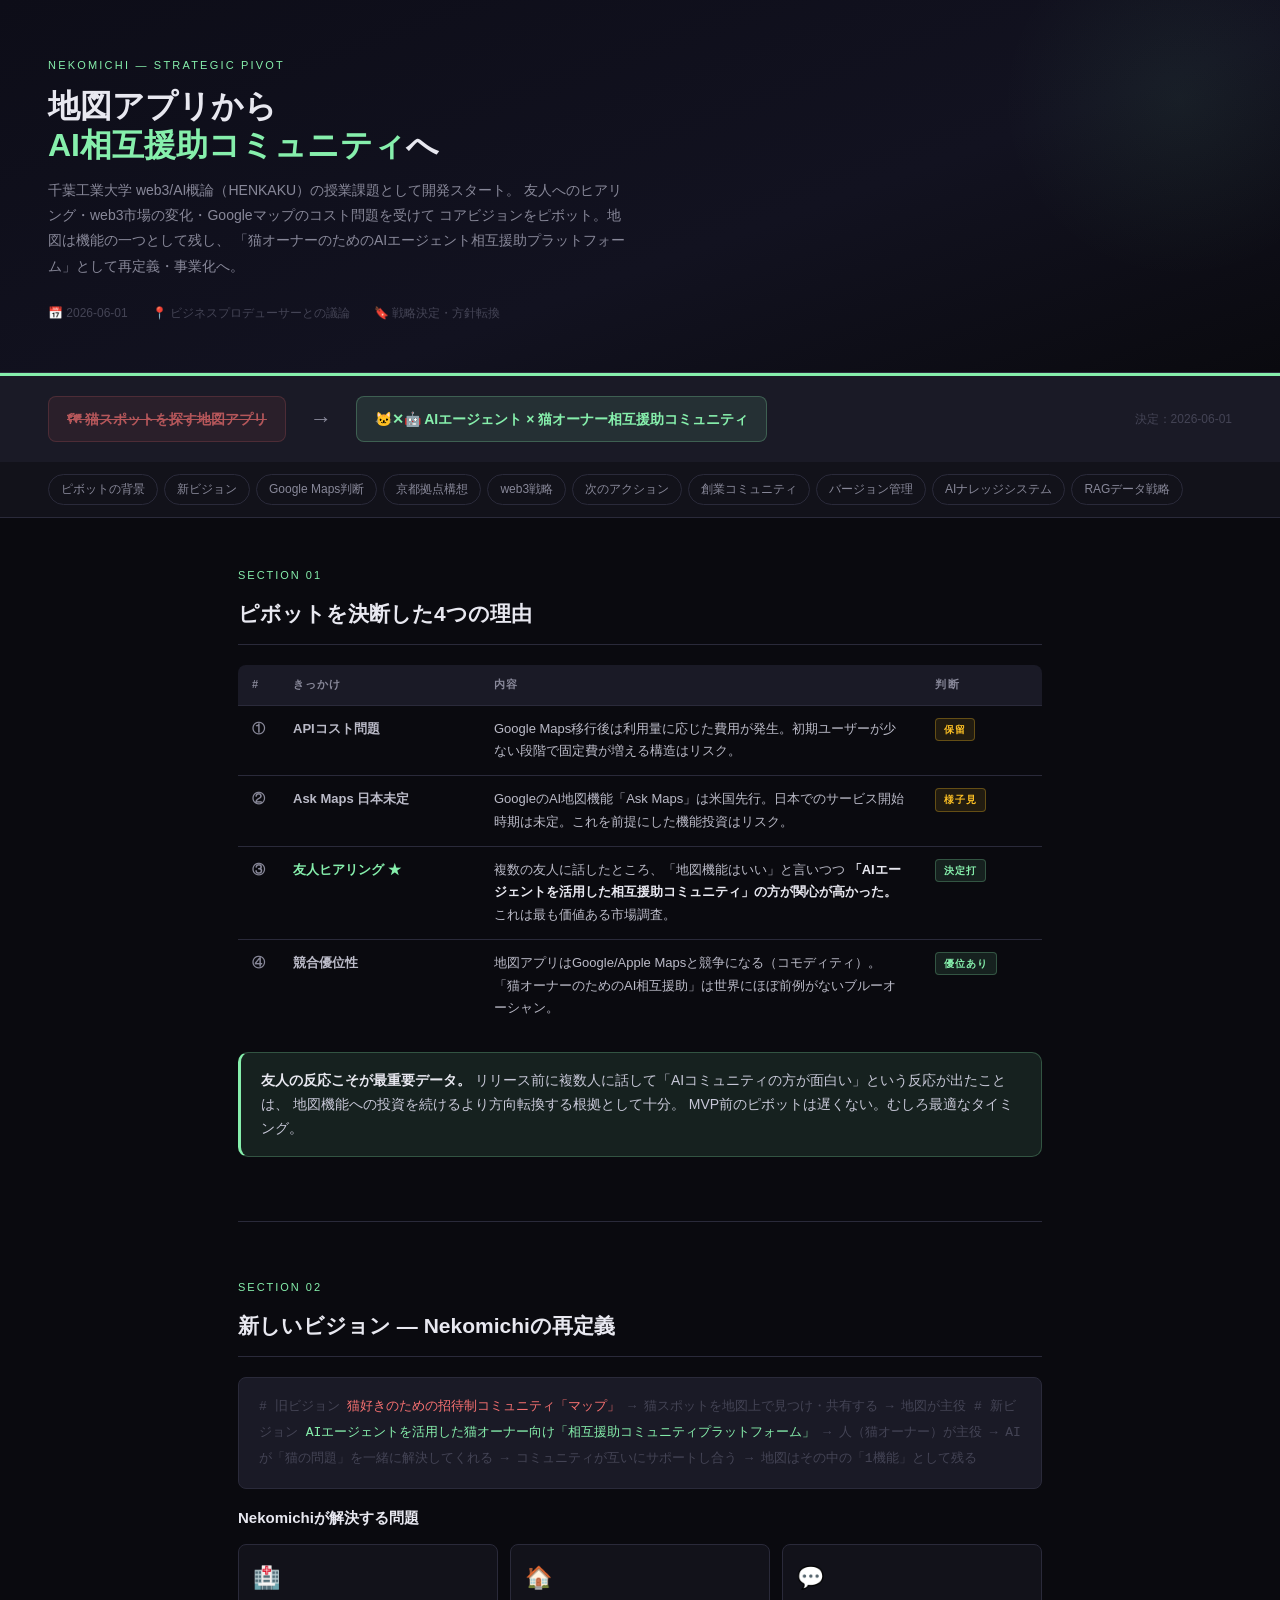
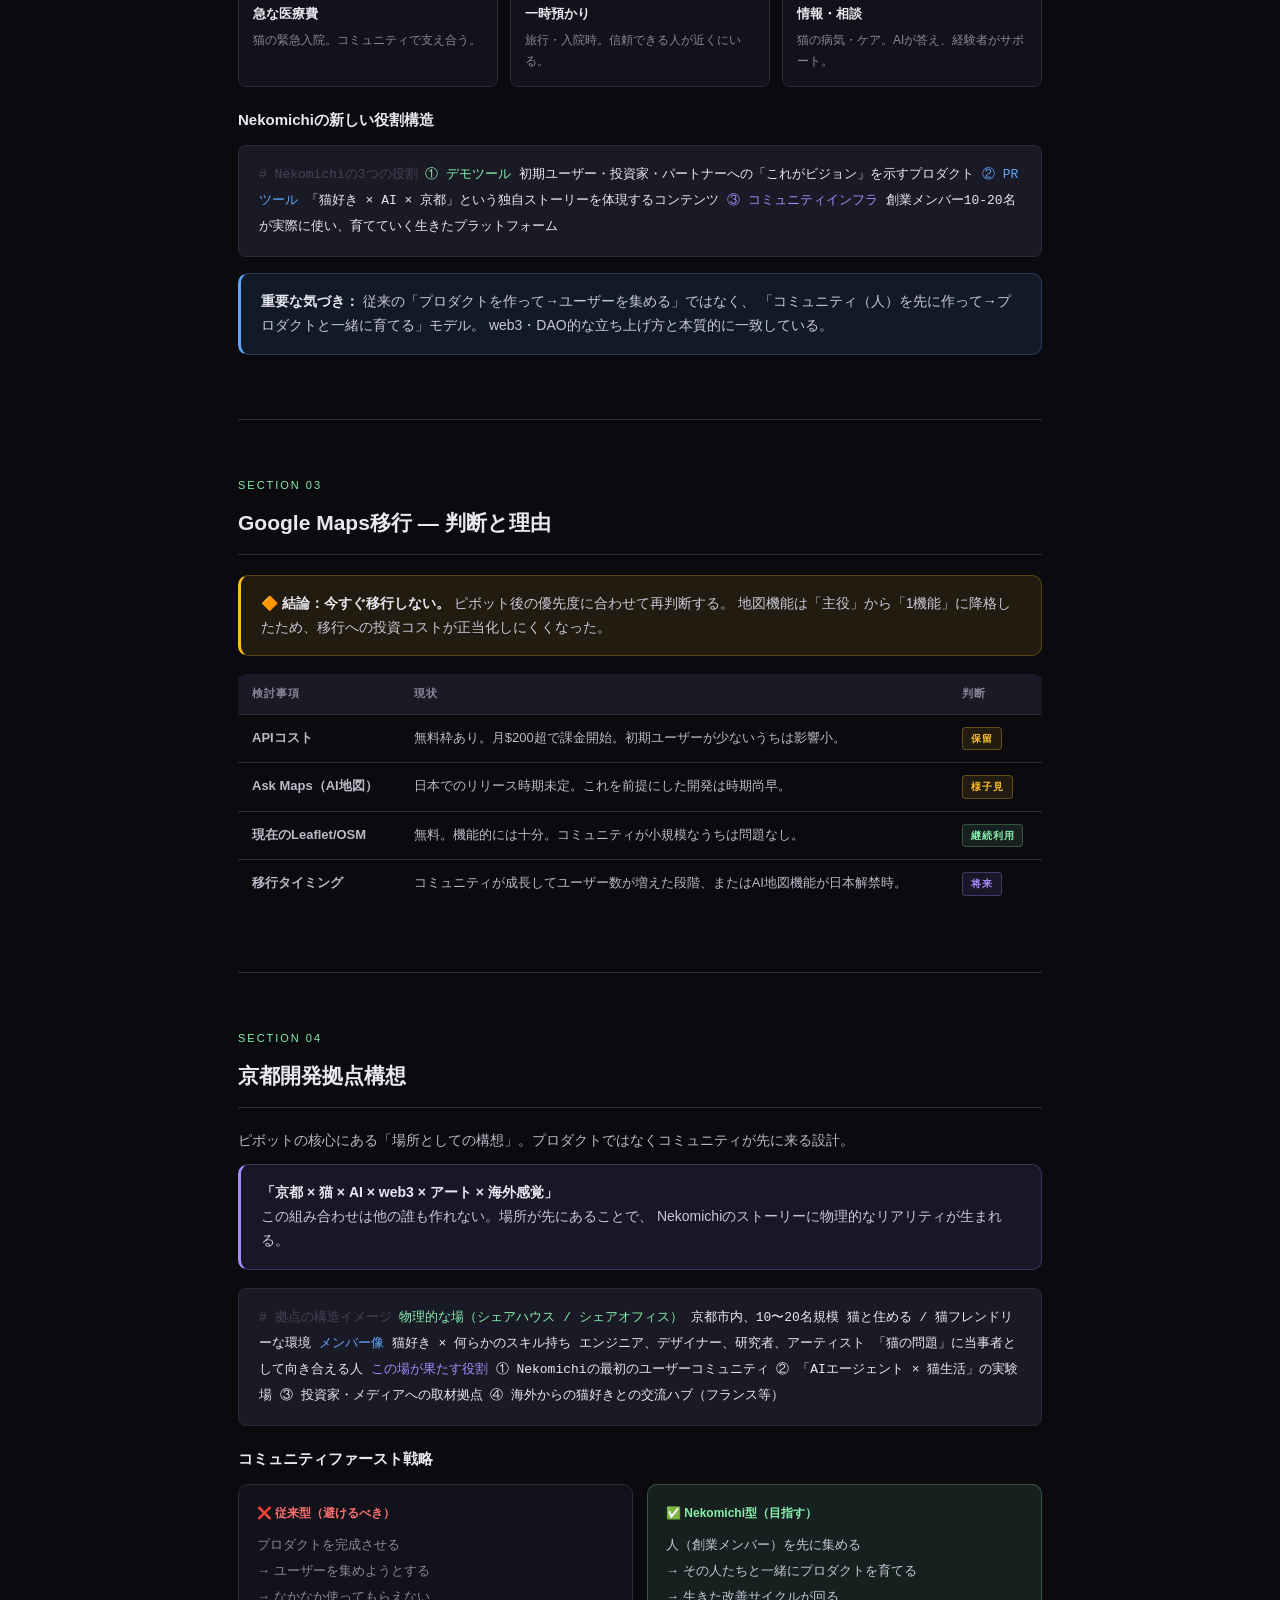
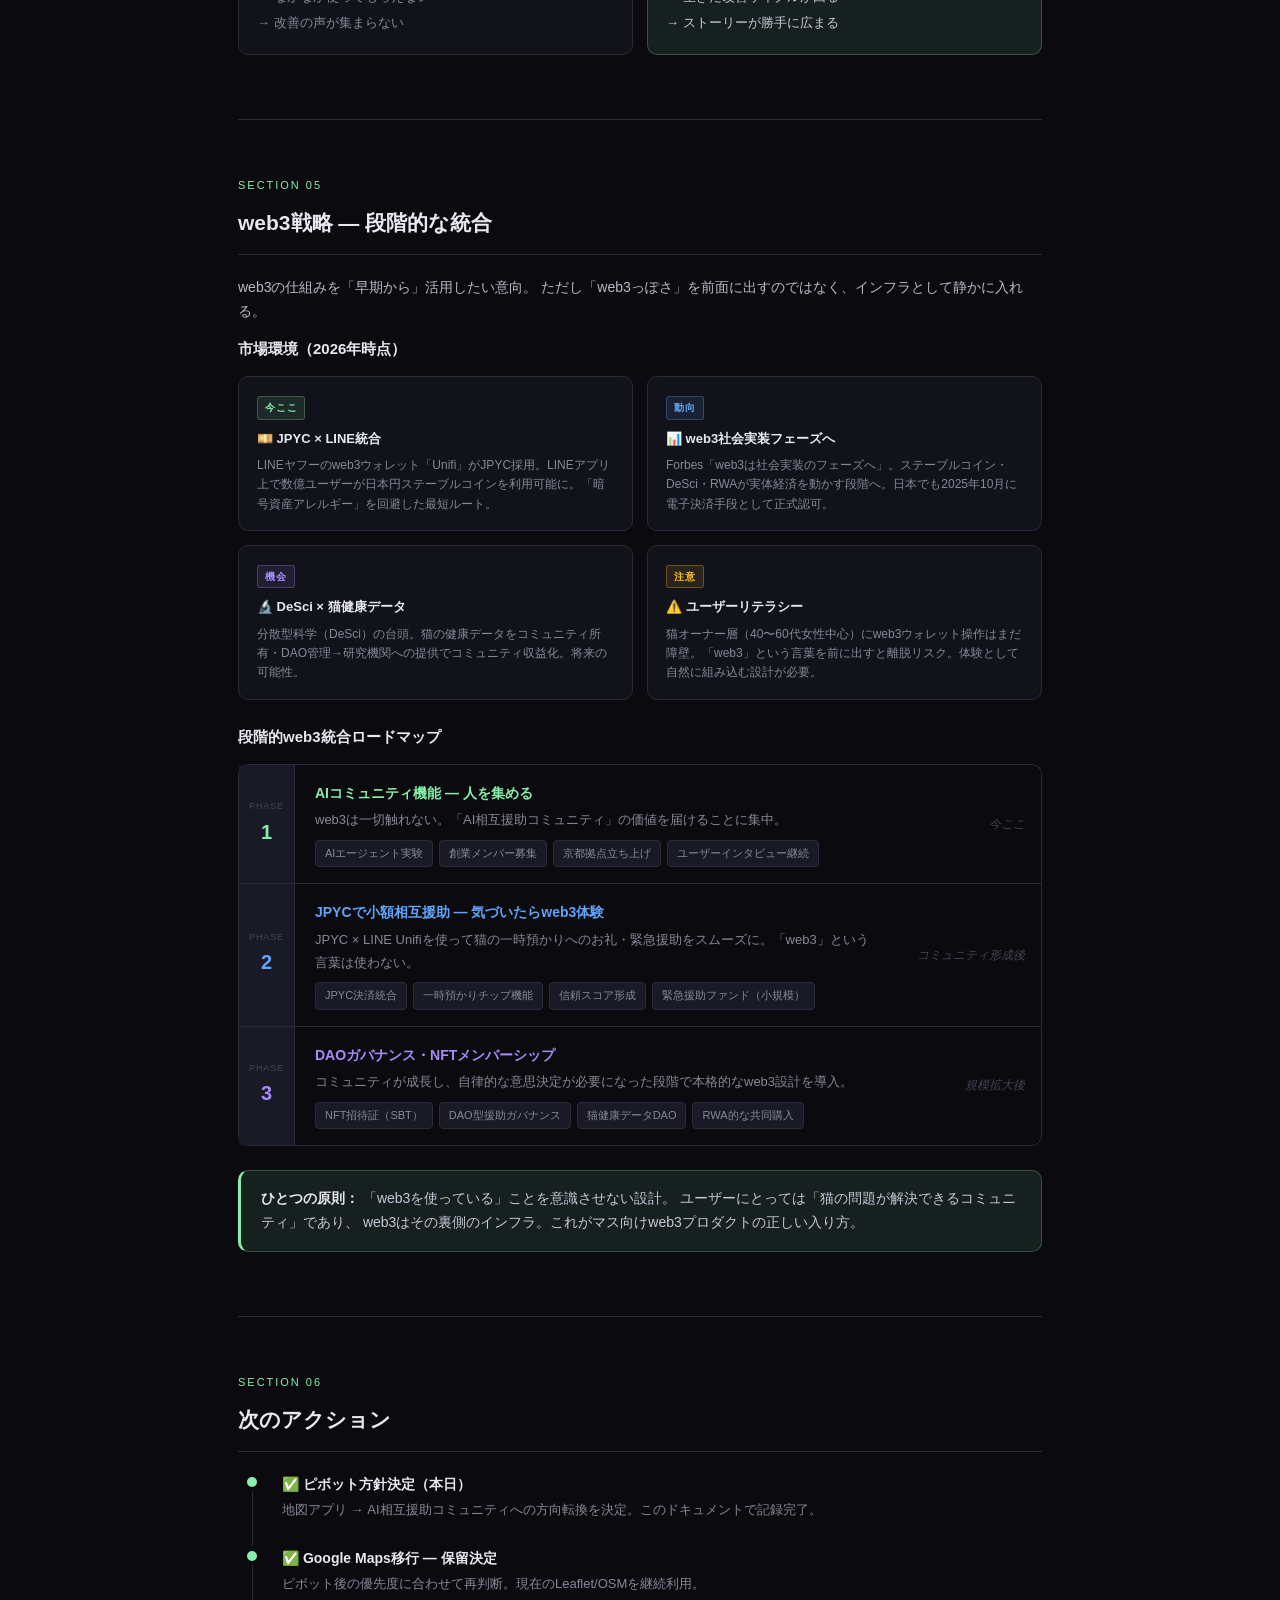
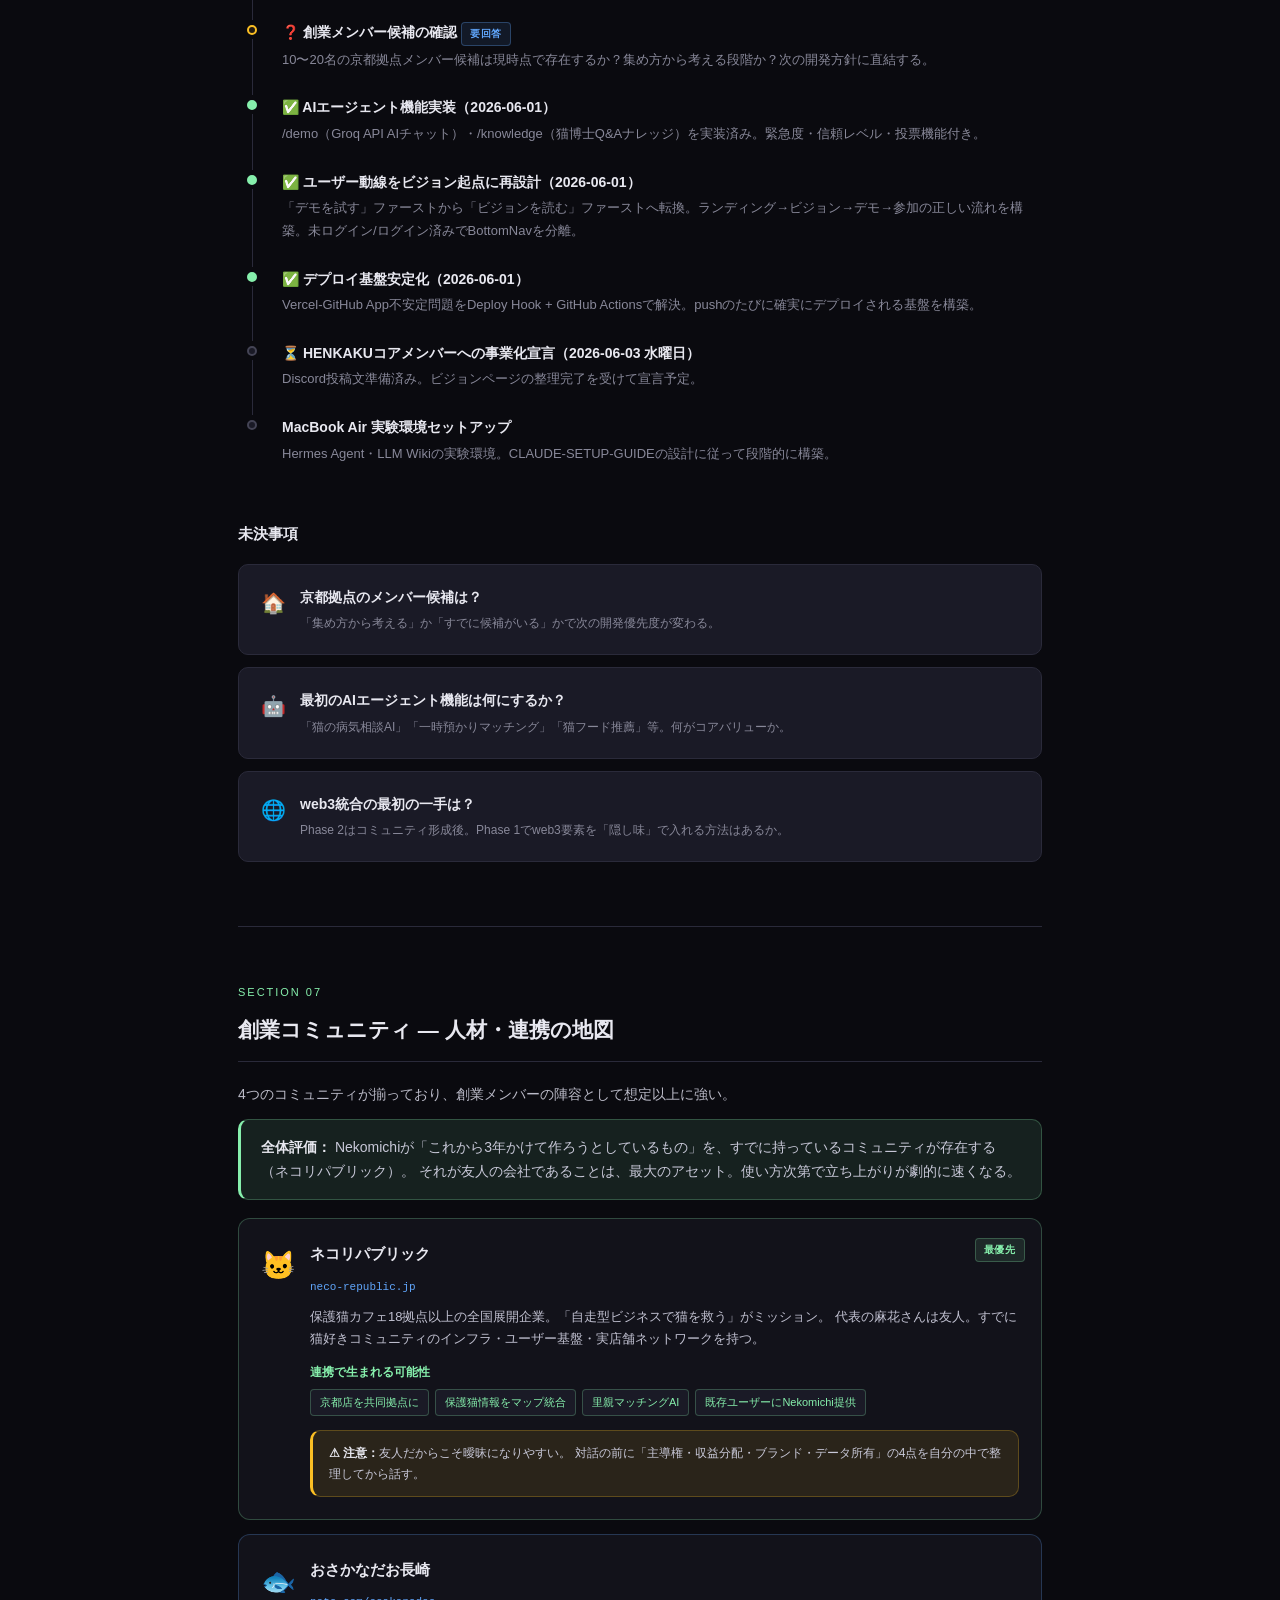
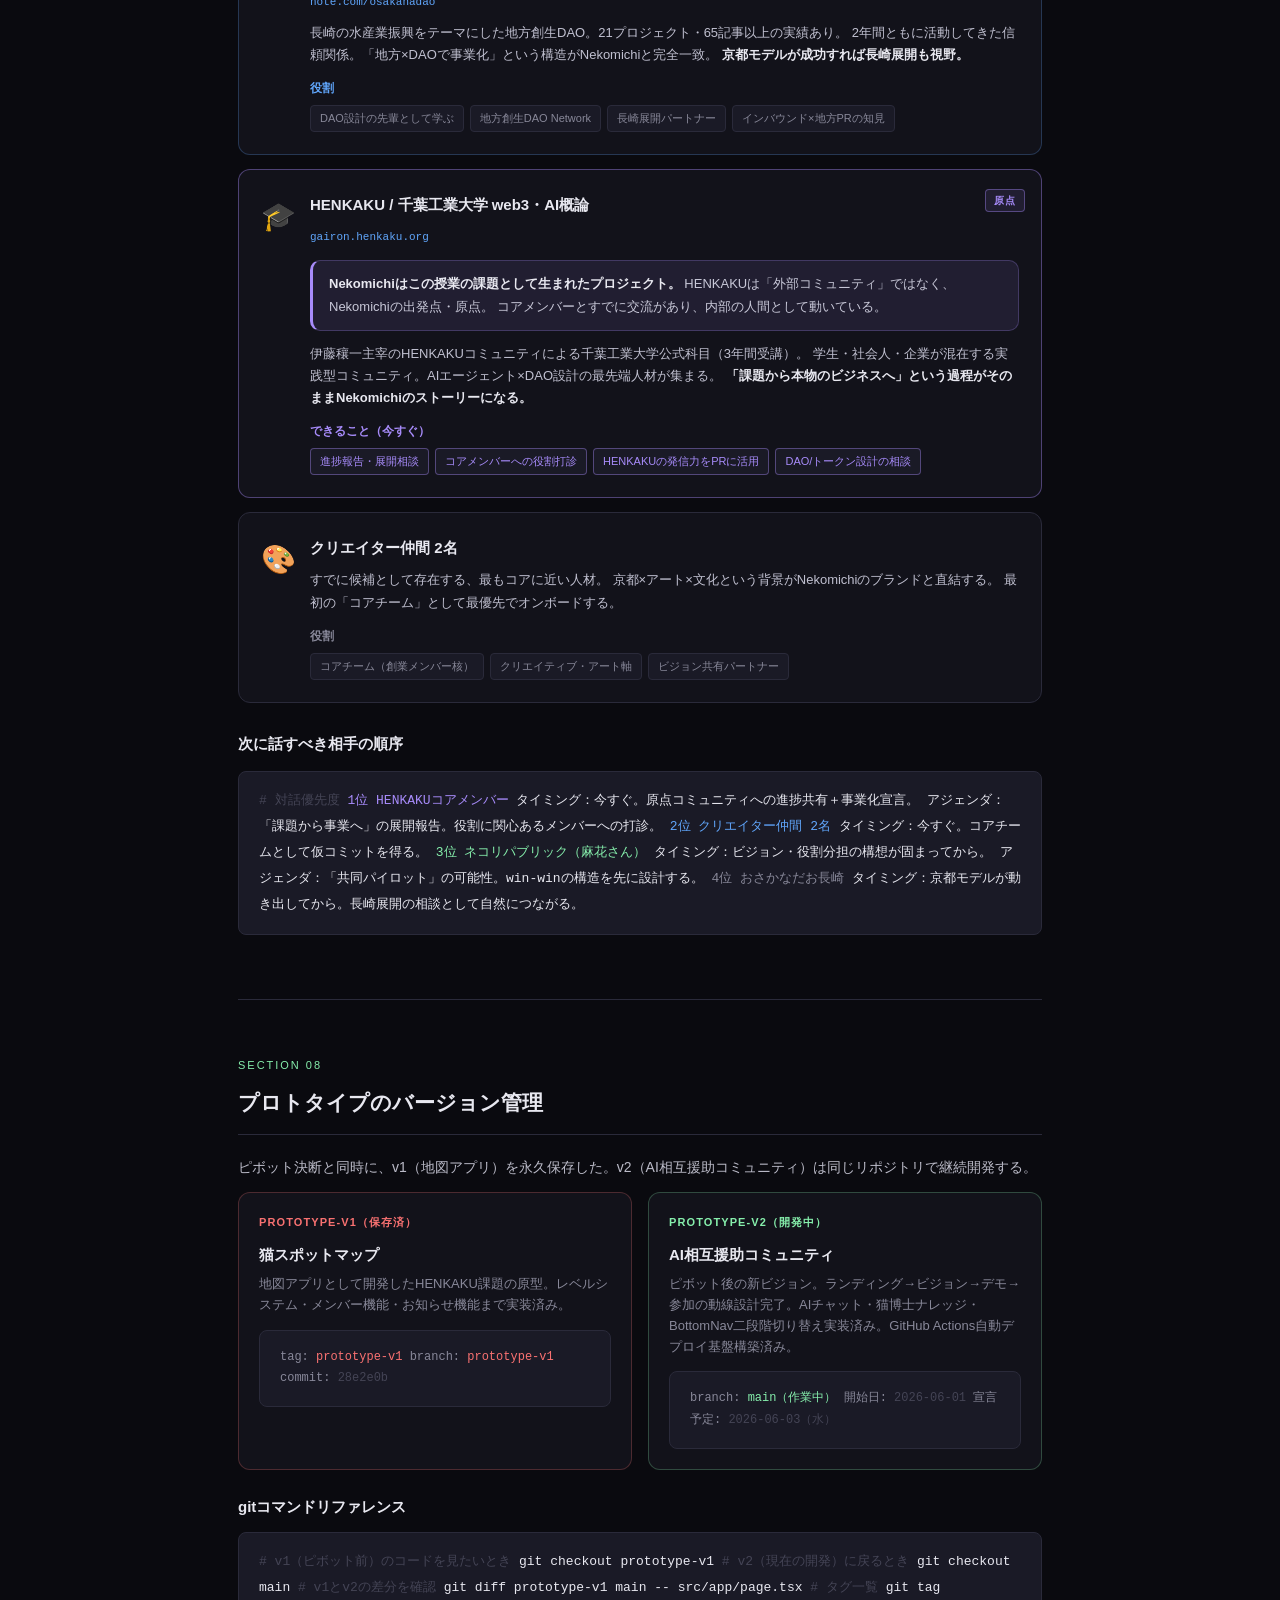
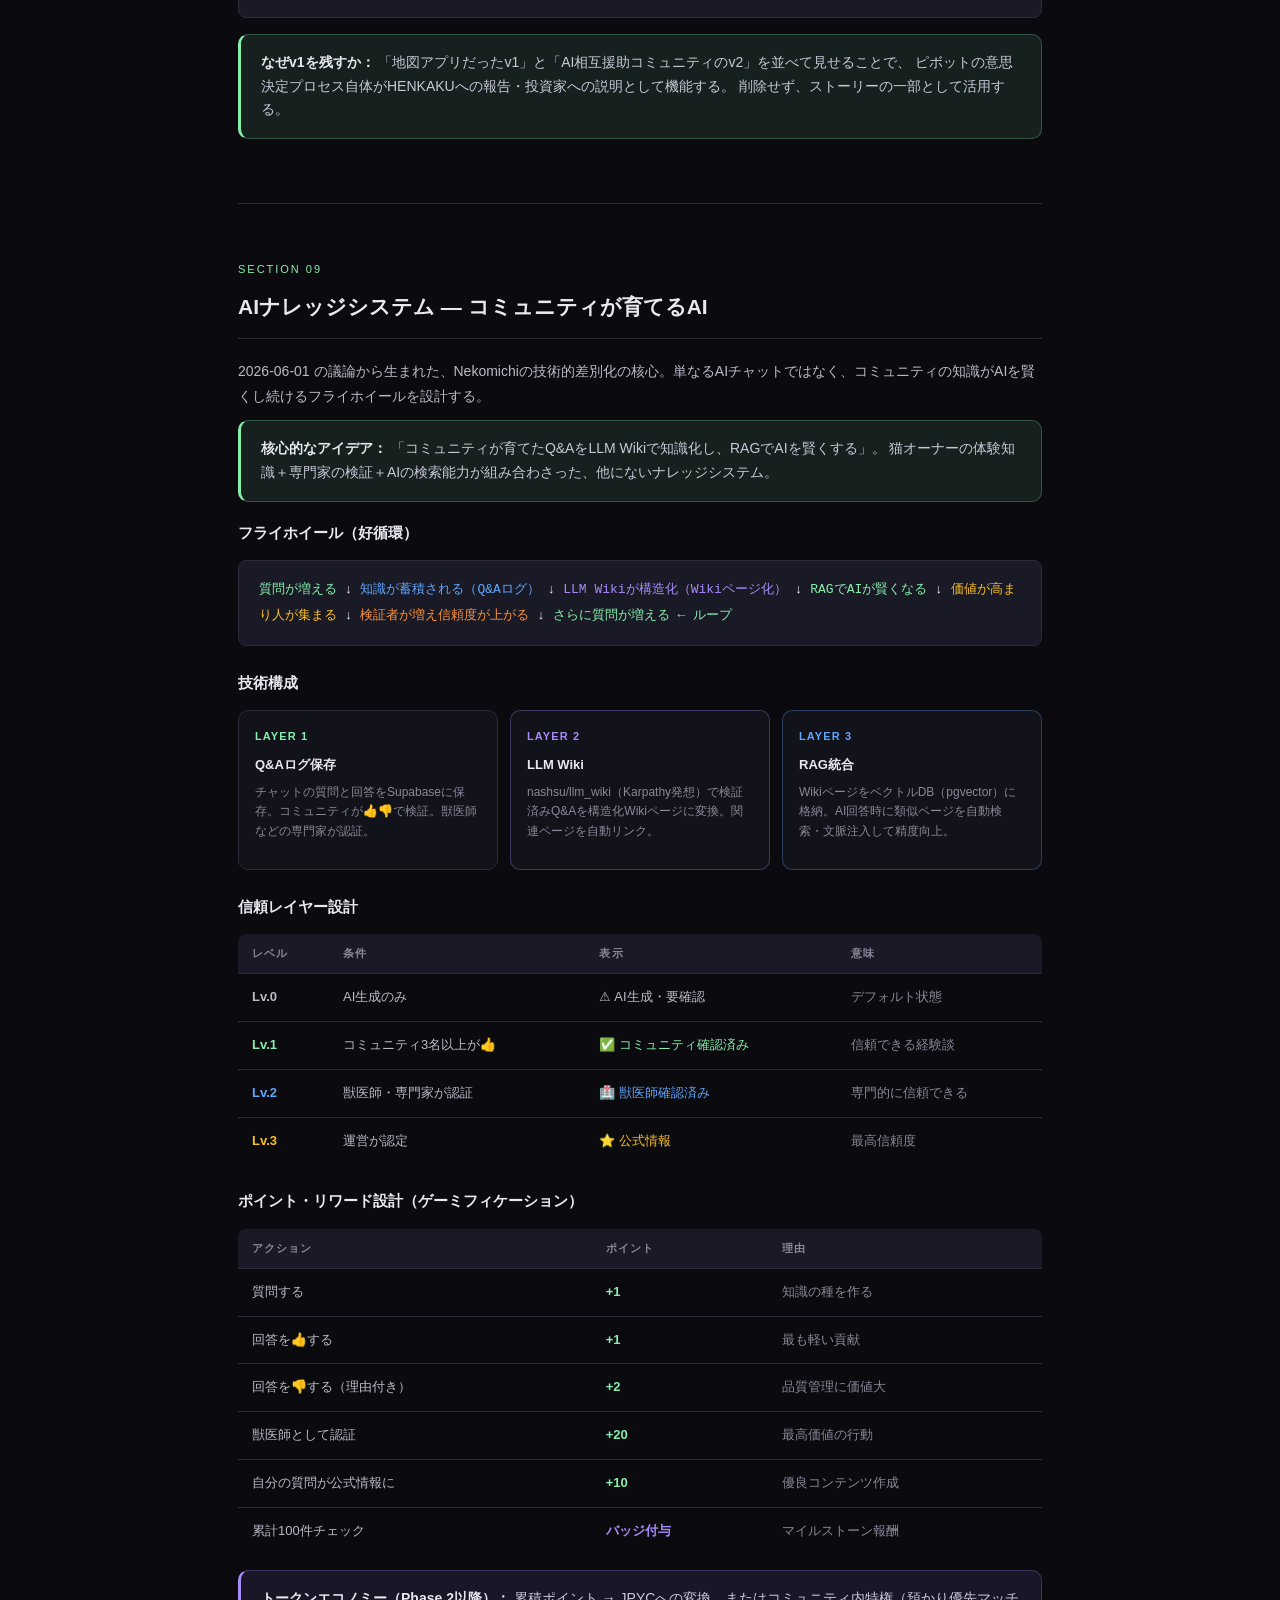
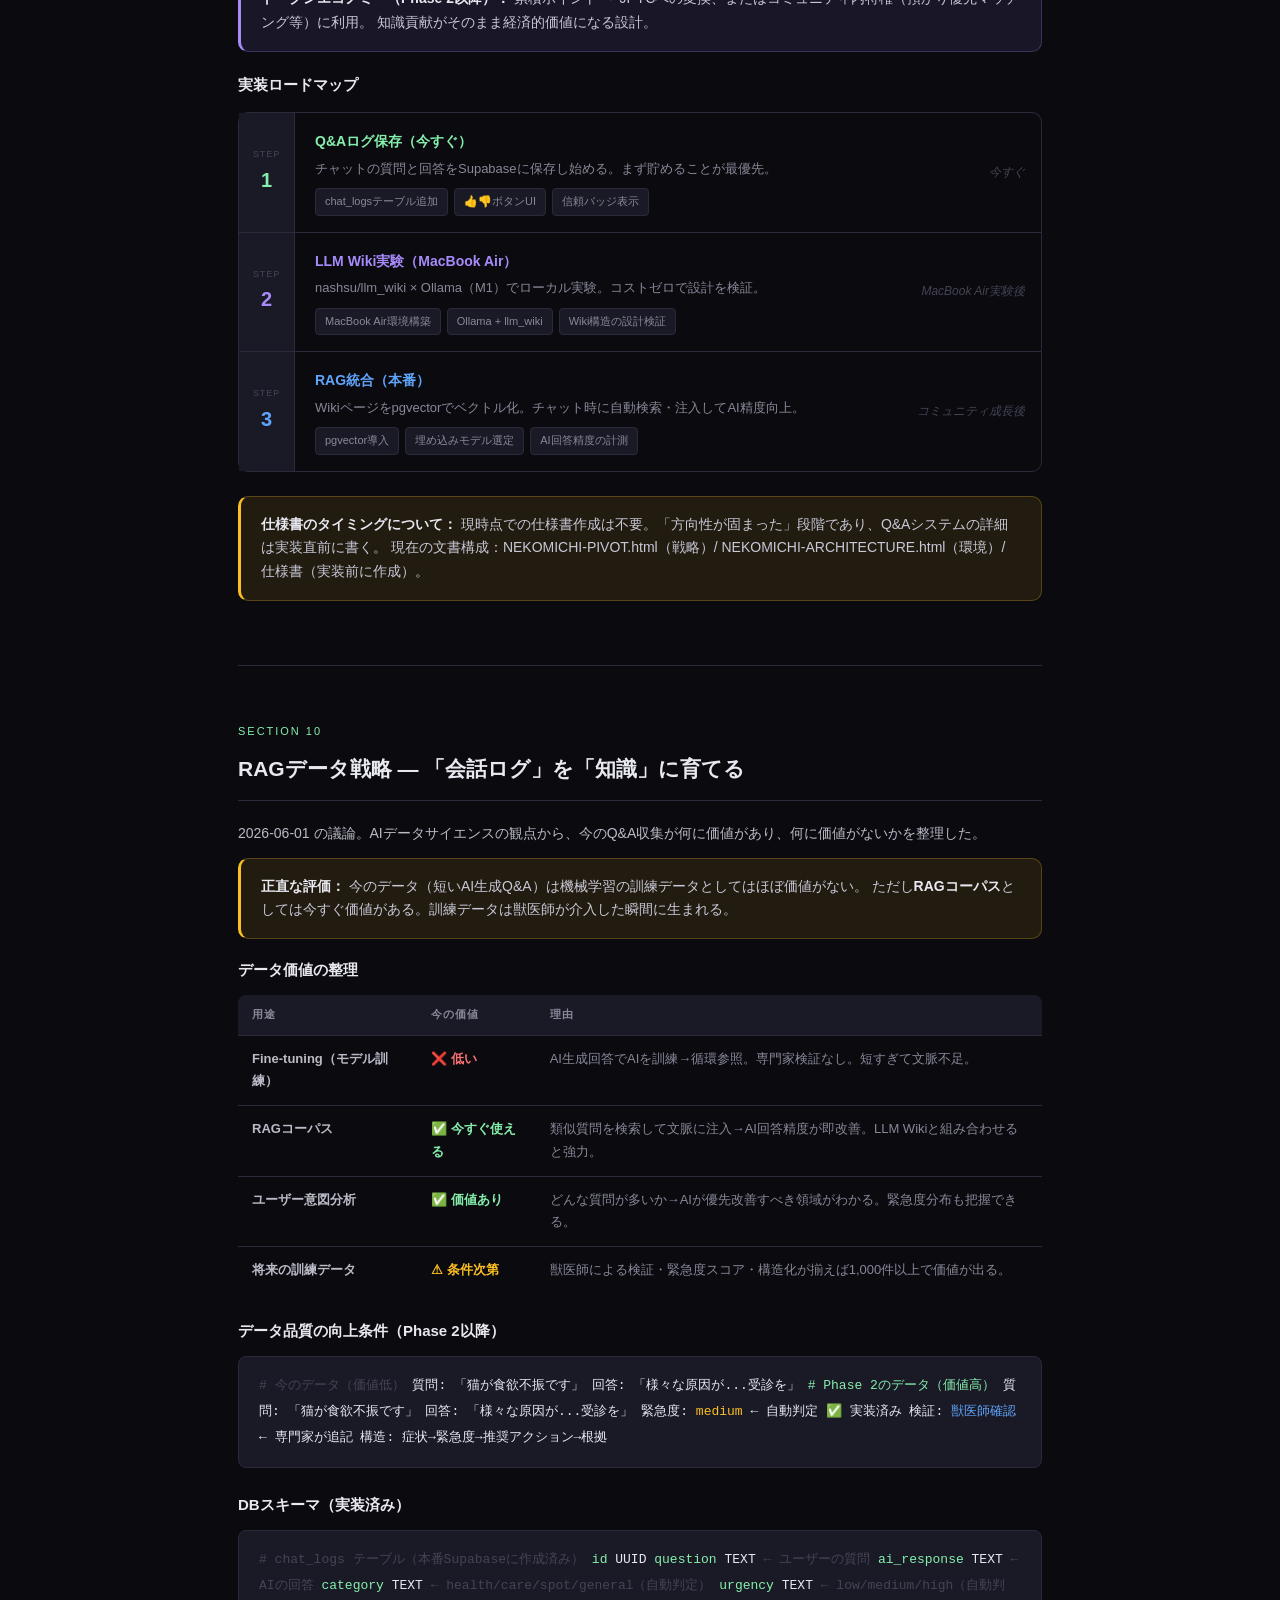
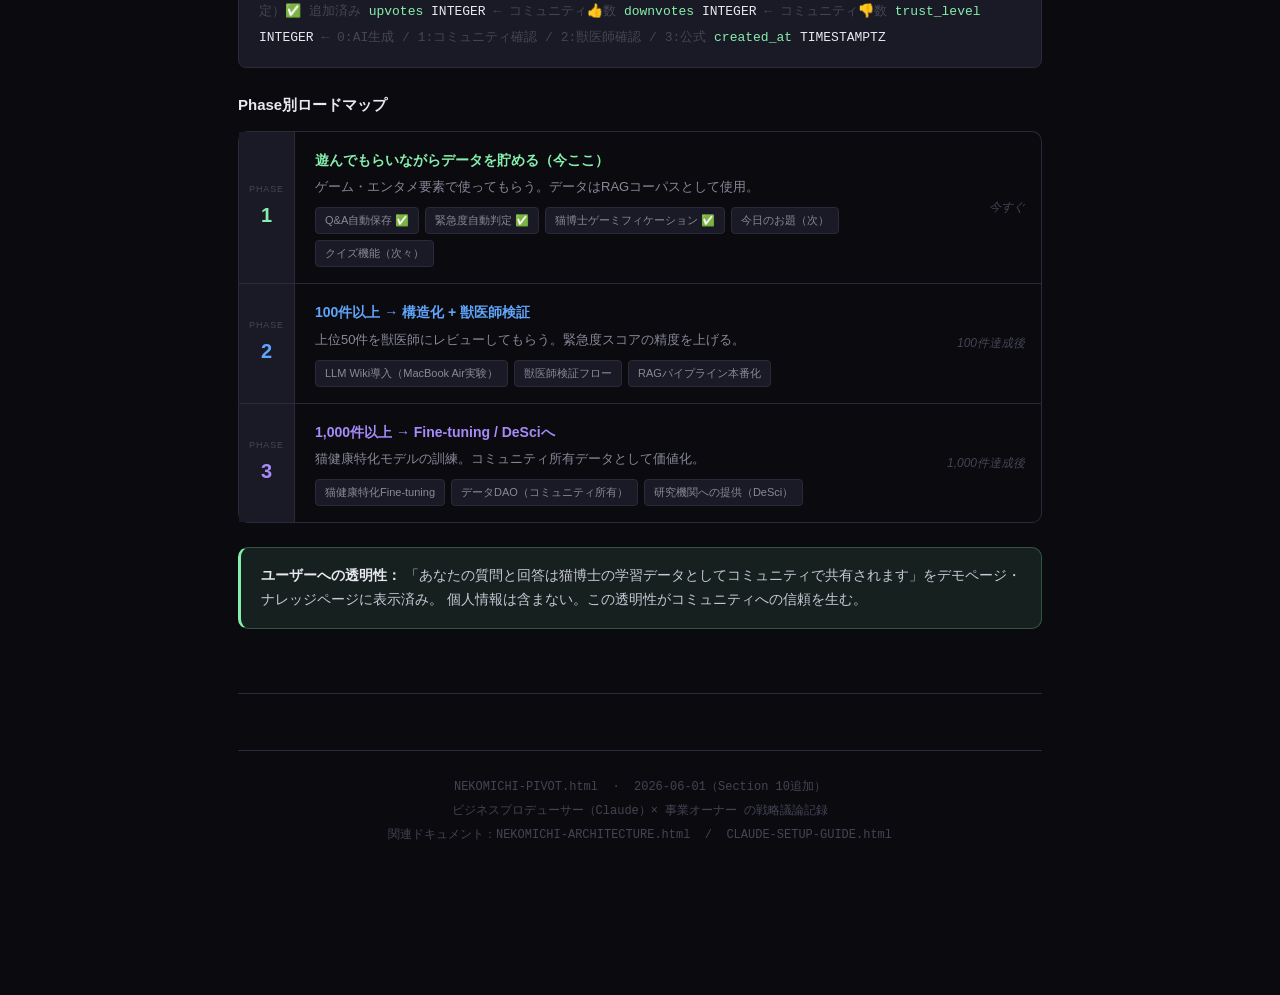
<file: nekomichi-pivot.html>
<!DOCTYPE html>
<html lang="ja">
<head>
  <meta charset="UTF-8" />
  <meta name="viewport" content="width=device-width, initial-scale=1.0" />
  <title>Nekomichi ピボット計画 — 2026-06-01</title>
  <style>
    * { margin: 0; padding: 0; box-sizing: border-box; }

    :root {
      --bg: #0a0a0f;
      --surface: #12121a;
      --raised: #1a1a26;
      --border: #2a2a3a;
      --text: #e8e8f0;
      --muted: #888899;
      --dim: #444455;
      --brand: #86efac;
      --brand-dim: rgba(134,239,172,0.10);
      --brand-border: rgba(134,239,172,0.25);
      --blue: #60a5fa;
      --blue-dim: rgba(96,165,250,0.10);
      --purple: #a78bfa;
      --purple-dim: rgba(167,139,250,0.10);
      --orange: #fb923c;
      --orange-dim: rgba(251,146,60,0.10);
      --red: #f87171;
      --red-dim: rgba(248,113,113,0.10);
      --yellow: #fbbf24;
      --yellow-dim: rgba(251,191,36,0.10);
      --pink: #f472b6;
      --pink-dim: rgba(244,114,182,0.10);
    }

    body {
      background: var(--bg);
      color: var(--text);
      font-family: -apple-system, 'Hiragino Sans', 'Yu Gothic UI', sans-serif;
      font-size: 15px;
      line-height: 1.75;
      padding-bottom: 100px;
    }

    /* ── HERO ── */
    .hero {
      background: linear-gradient(160deg, #0d0d18 0%, #121220 60%, #0a0a0f 100%);
      border-bottom: 1px solid var(--border);
      padding: 56px 48px 48px;
      position: relative;
      overflow: hidden;
    }
    .hero::before {
      content: '';
      position: absolute;
      top: -80px; right: -80px;
      width: 360px; height: 360px;
      background: radial-gradient(circle, rgba(134,239,172,0.06) 0%, transparent 70%);
      pointer-events: none;
    }
    .hero-eyebrow {
      font-size: 11px;
      letter-spacing: 0.2em;
      text-transform: uppercase;
      color: var(--brand);
      margin-bottom: 12px;
    }
    .hero h1 {
      font-size: 32px;
      font-weight: 800;
      line-height: 1.2;
      margin-bottom: 14px;
    }
    .hero h1 span { color: var(--brand); }
    .hero-sub {
      color: var(--muted);
      font-size: 14px;
      max-width: 580px;
      line-height: 1.8;
    }
    .hero-meta {
      display: flex;
      gap: 24px;
      margin-top: 24px;
      font-size: 12px;
      color: var(--dim);
      flex-wrap: wrap;
    }

    /* ── PIVOT BANNER ── */
    .pivot-banner {
      background: var(--raised);
      border-top: 3px solid var(--brand);
      padding: 20px 48px;
      display: flex;
      align-items: center;
      gap: 24px;
      flex-wrap: wrap;
    }
    .pivot-from, .pivot-to {
      font-size: 14px;
      padding: 10px 18px;
      border-radius: 8px;
      font-weight: 600;
    }
    .pivot-from {
      background: var(--red-dim);
      border: 1px solid rgba(248,113,113,.25);
      color: var(--red);
      text-decoration: line-through;
      opacity: 0.7;
    }
    .pivot-to {
      background: var(--brand-dim);
      border: 1px solid var(--brand-border);
      color: var(--brand);
    }
    .pivot-arrow { font-size: 22px; color: var(--muted); }
    .pivot-date { margin-left: auto; font-size: 12px; color: var(--dim); }

    /* ── NAV ── */
    .toc {
      background: var(--surface);
      border-bottom: 1px solid var(--border);
      padding: 12px 48px;
      display: flex;
      gap: 6px;
      flex-wrap: wrap;
    }
    .toc a {
      font-size: 12px;
      color: var(--muted);
      text-decoration: none;
      padding: 4px 12px;
      border-radius: 20px;
      border: 1px solid var(--border);
      transition: all .15s;
    }
    .toc a:hover { color: var(--brand); border-color: var(--brand-border); }

    /* ── LAYOUT ── */
    .container { max-width: 900px; margin: 0 auto; padding: 48px; }
    section { margin-bottom: 64px; }
    .eyebrow {
      font-size: 11px;
      letter-spacing: 0.18em;
      text-transform: uppercase;
      color: var(--brand);
      margin-bottom: 10px;
    }
    h2 {
      font-size: 21px;
      font-weight: 700;
      margin-bottom: 20px;
      padding-bottom: 12px;
      border-bottom: 1px solid var(--border);
    }
    h3 { font-size: 15px; font-weight: 600; margin-bottom: 10px; }
    p { color: #bbbbc8; margin-bottom: 12px; font-size: 14px; }
    hr { border: none; border-top: 1px solid var(--border); margin: 56px 0; }

    /* ── CALLOUT ── */
    .callout {
      padding: 16px 20px;
      border-radius: 10px;
      margin-bottom: 18px;
      font-size: 14px;
      line-height: 1.7;
    }
    .callout-brand  { background: var(--brand-dim);  border: 1px solid var(--brand-border); border-left: 3px solid var(--brand); }
    .callout-blue   { background: var(--blue-dim);   border: 1px solid rgba(96,165,250,.25);  border-left: 3px solid var(--blue); }
    .callout-yellow { background: var(--yellow-dim); border: 1px solid rgba(251,191,36,.25);  border-left: 3px solid var(--yellow); }
    .callout-purple { background: var(--purple-dim); border: 1px solid rgba(167,139,250,.25); border-left: 3px solid var(--purple); }
    .callout-red    { background: var(--red-dim);    border: 1px solid rgba(248,113,113,.25); border-left: 3px solid var(--red); }
    .callout p { margin: 0; color: #c8c8d8; }
    .callout strong { color: var(--text); }

    /* ── CODE ── */
    .code {
      background: var(--raised);
      border: 1px solid var(--border);
      border-radius: 8px;
      padding: 16px 20px;
      font-family: 'JetBrains Mono', 'SF Mono', monospace;
      font-size: 13px;
      line-height: 2;
      overflow-x: auto;
      margin-bottom: 16px;
    }
    .cg { color: var(--brand); }
    .cb { color: var(--blue); }
    .cp { color: var(--purple); }
    .co { color: var(--orange); }
    .cr { color: var(--red); }
    .cy { color: var(--yellow); }
    .cm { color: var(--muted); }
    .cd { color: var(--dim); }

    /* ── DECISION TABLE ── */
    .decision-table { width: 100%; border-collapse: collapse; font-size: 13px; margin-bottom: 20px; }
    .decision-table th {
      text-align: left;
      font-size: 11px;
      text-transform: uppercase;
      letter-spacing: .1em;
      color: var(--muted);
      padding: 10px 14px;
      background: var(--raised);
      border-bottom: 1px solid var(--border);
    }
    .decision-table th:first-child { border-radius: 8px 0 0 0; }
    .decision-table th:last-child  { border-radius: 0 8px 0 0; }
    .decision-table td {
      padding: 12px 14px;
      border-bottom: 1px solid var(--border);
      vertical-align: top;
      color: #bbbbc8;
    }
    .decision-table tr:last-child td { border-bottom: none; }
    .decision-table tr:hover td { background: var(--raised); }

    /* ── PHASE CARDS ── */
    .phases { display: flex; flex-direction: column; gap: 0; margin-bottom: 24px; }
    .phase {
      display: flex;
      gap: 0;
      border: 1px solid var(--border);
      border-bottom: none;
    }
    .phase:first-child { border-radius: 10px 10px 0 0; }
    .phase:last-child  { border-bottom: 1px solid var(--border); border-radius: 0 0 10px 10px; }
    .phase-num {
      width: 56px;
      background: var(--raised);
      border-right: 1px solid var(--border);
      display: flex;
      flex-direction: column;
      align-items: center;
      justify-content: center;
      padding: 16px 0;
      flex-shrink: 0;
    }
    .phase-num .pn-label { font-size: 9px; text-transform: uppercase; letter-spacing: .1em; color: var(--dim); }
    .phase-num .pn-num   { font-size: 20px; font-weight: 800; }
    .phase-body { padding: 16px 20px; flex: 1; }
    .phase-title { font-size: 14px; font-weight: 700; margin-bottom: 4px; }
    .phase-desc  { font-size: 13px; color: var(--muted); margin-bottom: 8px; }
    .phase-items { display: flex; flex-wrap: wrap; gap: 6px; }
    .phase-item {
      font-size: 11px;
      padding: 3px 9px;
      border-radius: 4px;
      background: var(--raised);
      border: 1px solid var(--border);
      color: var(--muted);
    }
    .phase-timing {
      padding: 16px;
      display: flex;
      align-items: center;
      flex-shrink: 0;
      font-size: 12px;
      color: var(--dim);
      font-style: italic;
    }

    /* ── WEB3 ITEMS ── */
    .web3-grid { display: grid; grid-template-columns: 1fr 1fr; gap: 14px; margin-bottom: 20px; }
    .web3-card {
      background: var(--surface);
      border: 1px solid var(--border);
      border-radius: 10px;
      padding: 16px 18px;
    }
    .web3-card h4 { font-size: 13px; font-weight: 700; margin-bottom: 6px; }
    .web3-card p  { font-size: 12px; color: var(--muted); margin: 0; line-height: 1.6; }
    .web3-card .w3-tag {
      font-size: 10px;
      font-weight: 700;
      text-transform: uppercase;
      letter-spacing: .08em;
      padding: 2px 7px;
      border-radius: 3px;
      display: inline-block;
      margin-bottom: 8px;
    }

    /* ── OPEN Q ── */
    .open-q {
      background: var(--raised);
      border: 1px solid var(--border);
      border-radius: 10px;
      padding: 20px 22px;
      margin-bottom: 12px;
      display: flex;
      gap: 14px;
      align-items: flex-start;
    }
    .oq-icon { font-size: 20px; flex-shrink: 0; margin-top: 1px; }
    .oq-q    { font-size: 14px; font-weight: 600; margin-bottom: 4px; }
    .oq-ctx  { font-size: 12px; color: var(--muted); }

    /* ── TIMELINE ── */
    .tl { list-style: none; }
    .tl-item { display: flex; gap: 16px; }
    .tl-left {
      display: flex; flex-direction: column;
      align-items: center; flex-shrink: 0; width: 28px;
    }
    .tl-dot {
      width: 10px; height: 10px; border-radius: 50%;
      border: 2px solid var(--brand); background: var(--brand-dim); flex-shrink: 0; margin-top: 5px;
    }
    .tl-dot.done    { background: var(--brand); }
    .tl-dot.pending { border-color: var(--dim); background: var(--raised); }
    .tl-dot.open    { border-color: var(--yellow); background: var(--yellow-dim); }
    .tl-line { width: 1px; background: var(--border); flex: 1; margin-top: 4px; }
    .tl-item:last-child .tl-line { display: none; }
    .tl-body { padding-bottom: 24px; }
    .tl-body h4  { font-size: 14px; font-weight: 600; color: var(--text); margin-bottom: 3px; }
    .tl-body p   { font-size: 13px; color: var(--muted); margin: 0; }

    /* ── BADGE ── */
    .badge {
      display: inline-block;
      font-size: 10px; font-weight: 700;
      text-transform: uppercase; letter-spacing: .08em;
      padding: 2px 8px; border-radius: 4px;
    }
    .b-hold    { background: var(--yellow-dim); color: var(--yellow); border: 1px solid rgba(251,191,36,.3); }
    .b-go      { background: var(--brand-dim);  color: var(--brand);  border: 1px solid var(--brand-border); }
    .b-later   { background: var(--purple-dim); color: var(--purple); border: 1px solid rgba(167,139,250,.3); }
    .b-open    { background: var(--blue-dim);   color: var(--blue);   border: 1px solid rgba(96,165,250,.3); }

    @media (max-width: 640px) {
      .hero, .container, .toc, .pivot-banner { padding: 24px; }
      .web3-grid { grid-template-columns: 1fr; }
    }
  </style>
</head>
<body>

<!-- ══ HERO ══ -->
<div class="hero">
  <div class="hero-eyebrow">Nekomichi — Strategic Pivot</div>
  <h1>地図アプリから<br><span>AI相互援助コミュニティ</span>へ</h1>
  <p class="hero-sub">
    千葉工業大学 web3/AI概論（HENKAKU）の授業課題として開発スタート。
    友人へのヒアリング・web3市場の変化・Googleマップのコスト問題を受けて
    コアビジョンをピボット。地図は機能の一つとして残し、
    「猫オーナーのためのAIエージェント相互援助プラットフォーム」として再定義・事業化へ。
  </p>
  <div class="hero-meta">
    <span>📅 2026-06-01</span>
    <span>📍 ビジネスプロデューサーとの議論</span>
    <span>🔖 戦略決定・方針転換</span>
  </div>
</div>

<!-- ══ PIVOT BANNER ══ -->
<div class="pivot-banner">
  <div class="pivot-from">🗺 猫スポットを探す地図アプリ</div>
  <div class="pivot-arrow">→</div>
  <div class="pivot-to">🐱✕🤖 AIエージェント × 猫オーナー相互援助コミュニティ</div>
  <div class="pivot-date">決定：2026-06-01</div>
</div>

<!-- ══ NAV ══ -->
<nav class="toc">
  <a href="#s1">ピボットの背景</a>
  <a href="#s2">新ビジョン</a>
  <a href="#s3">Google Maps判断</a>
  <a href="#s4">京都拠点構想</a>
  <a href="#s5">web3戦略</a>
  <a href="#s6">次のアクション</a>
  <a href="#s7">創業コミュニティ</a>
  <a href="#s8">バージョン管理</a>
  <a href="#s9">AIナレッジシステム</a>
  <a href="#s10">RAGデータ戦略</a>
</nav>

<div class="container">

  <!-- ══ S1: ピボットの背景 ══ -->
  <section id="s1">
    <div class="eyebrow">Section 01</div>
    <h2>ピボットを決断した4つの理由</h2>

    <table class="decision-table">
      <thead>
        <tr>
          <th width="5%">#</th>
          <th width="25%">きっかけ</th>
          <th>内容</th>
          <th width="15%">判断</th>
        </tr>
      </thead>
      <tbody>
        <tr>
          <td style="color:var(--muted); font-weight:700;">①</td>
          <td style="font-weight:600;">APIコスト問題</td>
          <td>Google Maps移行後は利用量に応じた費用が発生。初期ユーザーが少ない段階で固定費が増える構造はリスク。</td>
          <td><span class="badge b-hold">保留</span></td>
        </tr>
        <tr>
          <td style="color:var(--muted); font-weight:700;">②</td>
          <td style="font-weight:600;">Ask Maps 日本未定</td>
          <td>GoogleのAI地図機能「Ask Maps」は米国先行。日本でのサービス開始時期は未定。これを前提にした機能投資はリスク。</td>
          <td><span class="badge b-hold">様子見</span></td>
        </tr>
        <tr>
          <td style="color:var(--muted); font-weight:700;">③</td>
          <td style="font-weight:600; color: var(--brand);">友人ヒアリング ★</td>
          <td>
            複数の友人に話したところ、「地図機能はいい」と言いつつ
            <strong style="color:var(--text);">「AIエージェントを活用した相互援助コミュニティ」の方が関心が高かった。</strong>
            これは最も価値ある市場調査。
          </td>
          <td><span class="badge b-go">決定打</span></td>
        </tr>
        <tr>
          <td style="color:var(--muted); font-weight:700;">④</td>
          <td style="font-weight:600;">競合優位性</td>
          <td>
            地図アプリはGoogle/Apple Mapsと競争になる（コモディティ）。
            「猫オーナーのためのAI相互援助」は世界にほぼ前例がないブルーオーシャン。
          </td>
          <td><span class="badge b-go">優位あり</span></td>
        </tr>
      </tbody>
    </table>

    <div class="callout callout-brand">
      <p>
        <strong>友人の反応こそが最重要データ。</strong>
        リリース前に複数人に話して「AIコミュニティの方が面白い」という反応が出たことは、
        地図機能への投資を続けるより方向転換する根拠として十分。
        MVP前のピボットは遅くない。むしろ最適なタイミング。
      </p>
    </div>
  </section>

  <hr />

  <!-- ══ S2: 新ビジョン ══ -->
  <section id="s2">
    <div class="eyebrow">Section 02</div>
    <h2>新しいビジョン — Nekomichiの再定義</h2>

    <div class="code">
<span class="cd"># 旧ビジョン</span>
<span class="cr">猫好きのための招待制コミュニティ「マップ」</span>
  <span class="cd">→ 猫スポットを地図上で見つけ・共有する</span>
  <span class="cd">→ 地図が主役</span>

<span class="cd"># 新ビジョン</span>
<span class="cg">AIエージェントを活用した猫オーナー向け「相互援助コミュニティプラットフォーム」</span>
  <span class="cd">→ 人（猫オーナー）が主役</span>
  <span class="cd">→ AIが「猫の問題」を一緒に解決してくれる</span>
  <span class="cd">→ コミュニティが互いにサポートし合う</span>
  <span class="cd">→ 地図はその中の「1機能」として残る</span>
    </div>

    <h3 style="margin-bottom: 12px;">Nekomichiが解決する問題</h3>
    <div style="display: grid; grid-template-columns: 1fr 1fr 1fr; gap: 12px; margin-bottom: 20px;">
      <div style="background:var(--surface); border:1px solid var(--border); border-radius:8px; padding:14px;">
        <div style="font-size:22px; margin-bottom:6px;">🏥</div>
        <div style="font-size:13px; font-weight:600; margin-bottom:4px;">急な医療費</div>
        <div style="font-size:12px; color:var(--muted);">猫の緊急入院。コミュニティで支え合う。</div>
      </div>
      <div style="background:var(--surface); border:1px solid var(--border); border-radius:8px; padding:14px;">
        <div style="font-size:22px; margin-bottom:6px;">🏠</div>
        <div style="font-size:13px; font-weight:600; margin-bottom:4px;">一時預かり</div>
        <div style="font-size:12px; color:var(--muted);">旅行・入院時。信頼できる人が近くにいる。</div>
      </div>
      <div style="background:var(--surface); border:1px solid var(--border); border-radius:8px; padding:14px;">
        <div style="font-size:22px; margin-bottom:6px;">💬</div>
        <div style="font-size:13px; font-weight:600; margin-bottom:4px;">情報・相談</div>
        <div style="font-size:12px; color:var(--muted);">猫の病気・ケア。AIが答え、経験者がサポート。</div>
      </div>
    </div>

    <h3 style="margin-bottom: 12px;">Nekomichiの新しい役割構造</h3>
    <div class="code">
<span class="cd"># Nekomichiの3つの役割</span>

<span class="cg">① デモツール</span>
  初期ユーザー・投資家・パートナーへの「これがビジョン」を示すプロダクト

<span class="cb">② PRツール</span>
  「猫好き × AI × 京都」という独自ストーリーを体現するコンテンツ

<span class="cp">③ コミュニティインフラ</span>
  創業メンバー10-20名が実際に使い、育てていく生きたプラットフォーム
    </div>

    <div class="callout callout-blue">
      <p>
        <strong>重要な気づき：</strong>
        従来の「プロダクトを作って→ユーザーを集める」ではなく、
        「コミュニティ（人）を先に作って→プロダクトと一緒に育てる」モデル。
        web3・DAO的な立ち上げ方と本質的に一致している。
      </p>
    </div>
  </section>

  <hr />

  <!-- ══ S3: Google Maps判断 ══ -->
  <section id="s3">
    <div class="eyebrow">Section 03</div>
    <h2>Google Maps移行 — 判断と理由</h2>

    <div class="callout callout-yellow">
      <p>
        <strong>🔶 結論：今すぐ移行しない。</strong>
        ピボット後の優先度に合わせて再判断する。
        地図機能は「主役」から「1機能」に降格したため、移行への投資コストが正当化しにくくなった。
      </p>
    </div>

    <table class="decision-table">
      <thead>
        <tr><th>検討事項</th><th>現状</th><th>判断</th></tr>
      </thead>
      <tbody>
        <tr>
          <td style="font-weight:600;">APIコスト</td>
          <td style="font-size:13px;">無料枠あり。月$200超で課金開始。初期ユーザーが少ないうちは影響小。</td>
          <td><span class="badge b-hold">保留</span></td>
        </tr>
        <tr>
          <td style="font-weight:600;">Ask Maps（AI地図）</td>
          <td style="font-size:13px;">日本でのリリース時期未定。これを前提にした開発は時期尚早。</td>
          <td><span class="badge b-hold">様子見</span></td>
        </tr>
        <tr>
          <td style="font-weight:600;">現在のLeaflet/OSM</td>
          <td style="font-size:13px;">無料。機能的には十分。コミュニティが小規模なうちは問題なし。</td>
          <td><span class="badge b-go">継続利用</span></td>
        </tr>
        <tr>
          <td style="font-weight:600;">移行タイミング</td>
          <td style="font-size:13px;">コミュニティが成長してユーザー数が増えた段階、またはAI地図機能が日本解禁時。</td>
          <td><span class="badge b-later">将来</span></td>
        </tr>
      </tbody>
    </table>
  </section>

  <hr />

  <!-- ══ S4: 京都拠点構想 ══ -->
  <section id="s4">
    <div class="eyebrow">Section 04</div>
    <h2>京都開発拠点構想</h2>

    <p>
      ピボットの核心にある「場所としての構想」。プロダクトではなくコミュニティが先に来る設計。
    </p>

    <div class="callout callout-purple">
      <p>
        <strong>「京都 × 猫 × AI × web3 × アート × 海外感覚」</strong><br>
        この組み合わせは他の誰も作れない。場所が先にあることで、
        Nekomichiのストーリーに物理的なリアリティが生まれる。
      </p>
    </div>

    <div class="code">
<span class="cd"># 拠点の構造イメージ</span>

<span class="cg">物理的な場（シェアハウス / シェアオフィス）</span>
    京都市内、10〜20名規模
    猫と住める / 猫フレンドリーな環境

<span class="cb">メンバー像</span>
    猫好き × 何らかのスキル持ち
    エンジニア、デザイナー、研究者、アーティスト
    「猫の問題」に当事者として向き合える人

<span class="cp">この場が果たす役割</span>
    ① Nekomichiの最初のユーザーコミュニティ
    ② 「AIエージェント × 猫生活」の実験場
    ③ 投資家・メディアへの取材拠点
    ④ 海外からの猫好きとの交流ハブ（フランス等）
    </div>

    <h3 style="margin-top: 20px; margin-bottom: 12px;">コミュニティファースト戦略</h3>

    <div style="display: grid; grid-template-columns: 1fr 1fr; gap: 14px;">
      <div style="background:var(--surface); border:1px solid var(--border); border-radius:10px; padding:18px;">
        <div style="font-size:12px; color:var(--red); font-weight:700; margin-bottom:8px;">❌ 従来型（避けるべき）</div>
        <div style="font-size:13px; color:var(--muted); line-height:2;">
          プロダクトを完成させる<br>
          → ユーザーを集めようとする<br>
          → なかなか使ってもらえない<br>
          → 改善の声が集まらない
        </div>
      </div>
      <div style="background:var(--brand-dim); border:1px solid var(--brand-border); border-radius:10px; padding:18px;">
        <div style="font-size:12px; color:var(--brand); font-weight:700; margin-bottom:8px;">✅ Nekomichi型（目指す）</div>
        <div style="font-size:13px; color:#c8c8d8; line-height:2;">
          人（創業メンバー）を先に集める<br>
          → その人たちと一緒にプロダクトを育てる<br>
          → 生きた改善サイクルが回る<br>
          → ストーリーが勝手に広まる
        </div>
      </div>
    </div>
  </section>

  <hr />

  <!-- ══ S5: web3戦略 ══ -->
  <section id="s5">
    <div class="eyebrow">Section 05</div>
    <h2>web3戦略 — 段階的な統合</h2>

    <p>
      web3の仕組みを「早期から」活用したい意向。
      ただし「web3っぽさ」を前面に出すのではなく、インフラとして静かに入れる。
    </p>

    <h3 style="margin-bottom: 14px;">市場環境（2026年時点）</h3>
    <div class="web3-grid" style="margin-bottom: 24px;">
      <div class="web3-card">
        <span class="w3-tag" style="background:var(--brand-dim); color:var(--brand); border:1px solid var(--brand-border);">今ここ</span>
        <h4>💴 JPYC × LINE統合</h4>
        <p>LINEヤフーのweb3ウォレット「Unifi」がJPYC採用。LINEアプリ上で数億ユーザーが日本円ステーブルコインを利用可能に。「暗号資産アレルギー」を回避した最短ルート。</p>
      </div>
      <div class="web3-card">
        <span class="w3-tag" style="background:var(--blue-dim); color:var(--blue); border:1px solid rgba(96,165,250,.3);">動向</span>
        <h4>📊 web3社会実装フェーズへ</h4>
        <p>Forbes「web3は社会実装のフェーズへ」。ステーブルコイン・DeSci・RWAが実体経済を動かす段階へ。日本でも2025年10月に電子決済手段として正式認可。</p>
      </div>
      <div class="web3-card">
        <span class="w3-tag" style="background:var(--purple-dim); color:var(--purple); border:1px solid rgba(167,139,250,.3);">機会</span>
        <h4>🔬 DeSci × 猫健康データ</h4>
        <p>分散型科学（DeSci）の台頭。猫の健康データをコミュニティ所有・DAO管理→研究機関への提供でコミュニティ収益化。将来の可能性。</p>
      </div>
      <div class="web3-card">
        <span class="w3-tag" style="background:var(--yellow-dim); color:var(--yellow); border:1px solid rgba(251,191,36,.3);">注意</span>
        <h4>⚠️ ユーザーリテラシー</h4>
        <p>猫オーナー層（40〜60代女性中心）にweb3ウォレット操作はまだ障壁。「web3」という言葉を前に出すと離脱リスク。体験として自然に組み込む設計が必要。</p>
      </div>
    </div>

    <h3 style="margin-bottom: 14px;">段階的web3統合ロードマップ</h3>
    <div class="phases">
      <div class="phase">
        <div class="phase-num" style="color:var(--brand);">
          <span class="pn-label">Phase</span>
          <span class="pn-num">1</span>
        </div>
        <div class="phase-body">
          <div class="phase-title" style="color:var(--brand);">AIコミュニティ機能 — 人を集める</div>
          <div class="phase-desc">web3は一切触れない。「AI相互援助コミュニティ」の価値を届けることに集中。</div>
          <div class="phase-items">
            <span class="phase-item">AIエージェント実験</span>
            <span class="phase-item">創業メンバー募集</span>
            <span class="phase-item">京都拠点立ち上げ</span>
            <span class="phase-item">ユーザーインタビュー継続</span>
          </div>
        </div>
        <div class="phase-timing">今ここ</div>
      </div>
      <div class="phase">
        <div class="phase-num" style="color:var(--blue);">
          <span class="pn-label">Phase</span>
          <span class="pn-num">2</span>
        </div>
        <div class="phase-body">
          <div class="phase-title" style="color:var(--blue);">JPYCで小額相互援助 — 気づいたらweb3体験</div>
          <div class="phase-desc">JPYC × LINE Unifiを使って猫の一時預かりへのお礼・緊急援助をスムーズに。「web3」という言葉は使わない。</div>
          <div class="phase-items">
            <span class="phase-item">JPYC決済統合</span>
            <span class="phase-item">一時預かりチップ機能</span>
            <span class="phase-item">信頼スコア形成</span>
            <span class="phase-item">緊急援助ファンド（小規模）</span>
          </div>
        </div>
        <div class="phase-timing">コミュニティ形成後</div>
      </div>
      <div class="phase">
        <div class="phase-num" style="color:var(--purple);">
          <span class="pn-label">Phase</span>
          <span class="pn-num">3</span>
        </div>
        <div class="phase-body">
          <div class="phase-title" style="color:var(--purple);">DAOガバナンス・NFTメンバーシップ</div>
          <div class="phase-desc">コミュニティが成長し、自律的な意思決定が必要になった段階で本格的なweb3設計を導入。</div>
          <div class="phase-items">
            <span class="phase-item">NFT招待証（SBT）</span>
            <span class="phase-item">DAO型援助ガバナンス</span>
            <span class="phase-item">猫健康データDAO</span>
            <span class="phase-item">RWA的な共同購入</span>
          </div>
        </div>
        <div class="phase-timing">規模拡大後</div>
      </div>
    </div>

    <div class="callout callout-brand">
      <p>
        <strong>ひとつの原則：</strong>
        「web3を使っている」ことを意識させない設計。
        ユーザーにとっては「猫の問題が解決できるコミュニティ」であり、
        web3はその裏側のインフラ。これがマス向けweb3プロダクトの正しい入り方。
      </p>
    </div>
  </section>

  <hr />

  <!-- ══ S6: 次のアクション ══ -->
  <section id="s6">
    <div class="eyebrow">Section 06</div>
    <h2>次のアクション</h2>

    <ul class="tl">
      <li class="tl-item">
        <div class="tl-left"><div class="tl-dot done"></div><div class="tl-line"></div></div>
        <div class="tl-body">
          <h4>✅ ピボット方針決定（本日）</h4>
          <p>地図アプリ → AI相互援助コミュニティへの方向転換を決定。このドキュメントで記録完了。</p>
        </div>
      </li>
      <li class="tl-item">
        <div class="tl-left"><div class="tl-dot done"></div><div class="tl-line"></div></div>
        <div class="tl-body">
          <h4>✅ Google Maps移行 — 保留決定</h4>
          <p>ピボット後の優先度に合わせて再判断。現在のLeaflet/OSMを継続利用。</p>
        </div>
      </li>
      <li class="tl-item">
        <div class="tl-left"><div class="tl-dot open"></div><div class="tl-line"></div></div>
        <div class="tl-body">
          <h4>❓ 創業メンバー候補の確認 <span class="badge b-open">要回答</span></h4>
          <p>10〜20名の京都拠点メンバー候補は現時点で存在するか？集め方から考える段階か？次の開発方針に直結する。</p>
        </div>
      </li>
      <li class="tl-item">
        <div class="tl-left"><div class="tl-dot done"></div><div class="tl-line"></div></div>
        <div class="tl-body">
          <h4>✅ AIエージェント機能実装（2026-06-01）</h4>
          <p>/demo（Groq API AIチャット）・/knowledge（猫博士Q&Aナレッジ）を実装済み。緊急度・信頼レベル・投票機能付き。</p>
        </div>
      </li>
      <li class="tl-item">
        <div class="tl-left"><div class="tl-dot done"></div><div class="tl-line"></div></div>
        <div class="tl-body">
          <h4>✅ ユーザー動線をビジョン起点に再設計（2026-06-01）</h4>
          <p>「デモを試す」ファーストから「ビジョンを読む」ファーストへ転換。ランディング→ビジョン→デモ→参加の正しい流れを構築。未ログイン/ログイン済みでBottomNavを分離。</p>
        </div>
      </li>
      <li class="tl-item">
        <div class="tl-left"><div class="tl-dot done"></div><div class="tl-line"></div></div>
        <div class="tl-body">
          <h4>✅ デプロイ基盤安定化（2026-06-01）</h4>
          <p>Vercel-GitHub App不安定問題をDeploy Hook + GitHub Actionsで解決。pushのたびに確実にデプロイされる基盤を構築。</p>
        </div>
      </li>
      <li class="tl-item">
        <div class="tl-left"><div class="tl-dot pending"></div><div class="tl-line"></div></div>
        <div class="tl-body">
          <h4>⏳ HENKAKUコアメンバーへの事業化宣言（2026-06-03 水曜日）</h4>
          <p>Discord投稿文準備済み。ビジョンページの整理完了を受けて宣言予定。</p>
        </div>
      </li>
      <li class="tl-item">
        <div class="tl-left"><div class="tl-dot pending"></div><div class="tl-line"></div></div>
        <div class="tl-body">
          <h4>MacBook Air 実験環境セットアップ</h4>
          <p>Hermes Agent・LLM Wikiの実験環境。CLAUDE-SETUP-GUIDEの設計に従って段階的に構築。</p>
        </div>
      </li>
    </ul>

    <!-- Open Questions -->
    <h3 style="margin-top: 32px; margin-bottom: 16px;">未決事項</h3>

    <div class="open-q">
      <div class="oq-icon">🏠</div>
      <div>
        <div class="oq-q">京都拠点のメンバー候補は？</div>
        <div class="oq-ctx">「集め方から考える」か「すでに候補がいる」かで次の開発優先度が変わる。</div>
      </div>
    </div>
    <div class="open-q">
      <div class="oq-icon">🤖</div>
      <div>
        <div class="oq-q">最初のAIエージェント機能は何にするか？</div>
        <div class="oq-ctx">「猫の病気相談AI」「一時預かりマッチング」「猫フード推薦」等。何がコアバリューか。</div>
      </div>
    </div>
    <div class="open-q">
      <div class="oq-icon">🌐</div>
      <div>
        <div class="oq-q">web3統合の最初の一手は？</div>
        <div class="oq-ctx">Phase 2はコミュニティ形成後。Phase 1でweb3要素を「隠し味」で入れる方法はあるか。</div>
      </div>
    </div>
  </section>

  <hr />

  <!-- ══ S7: 創業コミュニティ ══ -->
  <section id="s7">
    <div class="eyebrow">Section 07</div>
    <h2>創業コミュニティ — 人材・連携の地図</h2>

    <p>4つのコミュニティが揃っており、創業メンバーの陣容として想定以上に強い。</p>

    <div class="callout callout-brand">
      <p>
        <strong>全体評価：</strong>
        Nekomichiが「これから3年かけて作ろうとしているもの」を、すでに持っているコミュニティが存在する（ネコリパブリック）。
        それが友人の会社であることは、最大のアセット。使い方次第で立ち上がりが劇的に速くなる。
      </p>
    </div>

    <!-- コミュニティカード -->
    <div style="display: flex; flex-direction: column; gap: 14px; margin-bottom: 28px;">

      <!-- ネコリパ -->
      <div style="background:var(--surface); border:1px solid var(--brand-border); border-radius:12px; padding:22px; position:relative;">
        <div style="position:absolute; top:16px; right:16px;">
          <span class="badge b-go">最優先</span>
        </div>
        <div style="display:flex; gap:14px; align-items:flex-start;">
          <div style="font-size:28px; flex-shrink:0;">🐱</div>
          <div style="flex:1;">
            <h3 style="margin-bottom:4px;">ネコリパブリック</h3>
            <a href="https://www.neco-republic.jp/" style="font-size:11px; color:var(--blue); font-family:monospace; text-decoration:none;">neco-republic.jp</a>
            <p style="margin-top:8px; font-size:13px; color:#c0c0d0; line-height:1.7;">
              保護猫カフェ18拠点以上の全国展開企業。「自走型ビジネスで猫を救う」がミッション。
              代表の麻花さんは友人。すでに猫好きコミュニティのインフラ・ユーザー基盤・実店舗ネットワークを持つ。
            </p>
            <div style="margin-top:12px;">
              <div style="font-size:12px; color:var(--brand); font-weight:700; margin-bottom:6px;">連携で生まれる可能性</div>
              <div style="display:flex; flex-wrap:wrap; gap:6px;">
                <span class="phase-item" style="border-color:var(--brand-border); color:var(--brand);">京都店を共同拠点に</span>
                <span class="phase-item" style="border-color:var(--brand-border); color:var(--brand);">保護猫情報をマップ統合</span>
                <span class="phase-item" style="border-color:var(--brand-border); color:var(--brand);">里親マッチングAI</span>
                <span class="phase-item" style="border-color:var(--brand-border); color:var(--brand);">既存ユーザーにNekomichi提供</span>
              </div>
            </div>
            <div class="callout callout-yellow" style="margin-top:14px; margin-bottom:0; padding:12px 16px;">
              <p style="font-size:12px;">
                <strong>⚠ 注意：</strong>友人だからこそ曖昧になりやすい。
                対話の前に「主導権・収益分配・ブランド・データ所有」の4点を自分の中で整理してから話す。
              </p>
            </div>
          </div>
        </div>
      </div>

      <!-- おさかなだお -->
      <div style="background:var(--surface); border:1px solid rgba(96,165,250,.25); border-radius:12px; padding:22px;">
        <div style="display:flex; gap:14px; align-items:flex-start;">
          <div style="font-size:28px; flex-shrink:0;">🐟</div>
          <div style="flex:1;">
            <h3 style="margin-bottom:4px;">おさかなだお長崎</h3>
            <a href="https://note.com/osakanadao" style="font-size:11px; color:var(--blue); font-family:monospace; text-decoration:none;">note.com/osakanadao</a>
            <p style="margin-top:8px; font-size:13px; color:#c0c0d0; line-height:1.7;">
              長崎の水産業振興をテーマにした地方創生DAO。21プロジェクト・65記事以上の実績あり。
              2年間ともに活動してきた信頼関係。「地方×DAOで事業化」という構造がNekomichiと完全一致。
              <strong style="color:var(--text);">京都モデルが成功すれば長崎展開も視野。</strong>
            </p>
            <div style="margin-top:12px;">
              <div style="font-size:12px; color:var(--blue); font-weight:700; margin-bottom:6px;">役割</div>
              <div style="display:flex; flex-wrap:wrap; gap:6px;">
                <span class="phase-item">DAO設計の先輩として学ぶ</span>
                <span class="phase-item">地方創生DAO Network</span>
                <span class="phase-item">長崎展開パートナー</span>
                <span class="phase-item">インバウンド×地方PRの知見</span>
              </div>
            </div>
          </div>
        </div>
      </div>

      <!-- HENKAKU -->
      <div style="background:var(--surface); border:1px solid rgba(167,139,250,.4); border-radius:12px; padding:22px; position:relative;">
        <div style="position:absolute; top:16px; right:16px;">
          <span class="badge" style="background:var(--purple-dim); color:var(--purple); border:1px solid rgba(167,139,250,.4);">原点</span>
        </div>
        <div style="display:flex; gap:14px; align-items:flex-start;">
          <div style="font-size:28px; flex-shrink:0;">🎓</div>
          <div style="flex:1;">
            <h3 style="margin-bottom:4px;">HENKAKU / 千葉工業大学 web3・AI概論</h3>
            <a href="https://gairon.henkaku.org/" style="font-size:11px; color:var(--blue); font-family:monospace; text-decoration:none;">gairon.henkaku.org</a>
            <div class="callout callout-purple" style="margin-top:12px; margin-bottom:12px; padding:12px 16px;">
              <p style="font-size:13px;">
                <strong>Nekomichiはこの授業の課題として生まれたプロジェクト。</strong>
                HENKAKUは「外部コミュニティ」ではなく、Nekomichiの出発点・原点。
                コアメンバーとすでに交流があり、内部の人間として動いている。
              </p>
            </div>
            <p style="font-size:13px; color:#c0c0d0; line-height:1.7;">
              伊藤穰一主宰のHENKAKUコミュニティによる千葉工業大学公式科目（3年間受講）。
              学生・社会人・企業が混在する実践型コミュニティ。AIエージェント×DAO設計の最先端人材が集まる。
              <strong style="color:var(--text);">「課題から本物のビジネスへ」という過程がそのままNekomichiのストーリーになる。</strong>
            </p>
            <div style="margin-top:12px;">
              <div style="font-size:12px; color:var(--purple); font-weight:700; margin-bottom:6px;">できること（今すぐ）</div>
              <div style="display:flex; flex-wrap:wrap; gap:6px;">
                <span class="phase-item" style="border-color:rgba(167,139,250,.4); color:var(--purple);">進捗報告・展開相談</span>
                <span class="phase-item" style="border-color:rgba(167,139,250,.4); color:var(--purple);">コアメンバーへの役割打診</span>
                <span class="phase-item" style="border-color:rgba(167,139,250,.4); color:var(--purple);">HENKAKUの発信力をPRに活用</span>
                <span class="phase-item" style="border-color:rgba(167,139,250,.4); color:var(--purple);">DAO/トークン設計の相談</span>
              </div>
            </div>
          </div>
        </div>
      </div>

      <!-- クリエイター仲間 -->
      <div style="background:var(--surface); border:1px solid var(--border); border-radius:12px; padding:22px;">
        <div style="display:flex; gap:14px; align-items:flex-start;">
          <div style="font-size:28px; flex-shrink:0;">🎨</div>
          <div style="flex:1;">
            <h3 style="margin-bottom:4px;">クリエイター仲間 2名</h3>
            <p style="margin-top:8px; font-size:13px; color:#c0c0d0; line-height:1.7;">
              すでに候補として存在する、最もコアに近い人材。
              京都×アート×文化という背景がNekomichiのブランドと直結する。
              最初の「コアチーム」として最優先でオンボードする。
            </p>
            <div style="margin-top:12px;">
              <div style="font-size:12px; color:var(--muted); font-weight:700; margin-bottom:6px;">役割</div>
              <div style="display:flex; flex-wrap:wrap; gap:6px;">
                <span class="phase-item">コアチーム（創業メンバー核）</span>
                <span class="phase-item">クリエイティブ・アート軸</span>
                <span class="phase-item">ビジョン共有パートナー</span>
              </div>
            </div>
          </div>
        </div>
      </div>
    </div>

    <!-- 対話の優先順位 -->
    <h3 style="margin-bottom: 14px;">次に話すべき相手の順序</h3>
    <div class="code">
<span class="cd"># 対話優先度</span>

<span class="cp">1位 HENKAKUコアメンバー</span>
   タイミング：今すぐ。原点コミュニティへの進捗共有＋事業化宣言。
   アジェンダ：「課題から事業へ」の展開報告。役割に関心あるメンバーへの打診。

<span class="cb">2位 クリエイター仲間 2名</span>
   タイミング：今すぐ。コアチームとして仮コミットを得る。

<span class="cg">3位 ネコリパブリック（麻花さん）</span>
   タイミング：ビジョン・役割分担の構想が固まってから。
   アジェンダ：「共同パイロット」の可能性。win-winの構造を先に設計する。

<span class="cm">4位 おさかなだお長崎</span>
   タイミング：京都モデルが動き出してから。長崎展開の相談として自然につながる。
    </div>
  </section>

  <hr />

  <!-- ══ S8: バージョン管理 ══ -->
  <section id="s8">
    <div class="eyebrow">Section 08</div>
    <h2>プロトタイプのバージョン管理</h2>

    <p>ピボット決断と同時に、v1（地図アプリ）を永久保存した。v2（AI相互援助コミュニティ）は同じリポジトリで継続開発する。</p>

    <div style="display:grid; grid-template-columns:1fr 1fr; gap:16px; margin-bottom:24px;">
      <div style="background:var(--surface); border:1px solid rgba(248,113,113,.25); border-radius:12px; padding:20px;">
        <div style="font-size:11px; font-weight:700; text-transform:uppercase; letter-spacing:.1em; color:var(--red); margin-bottom:10px;">prototype-v1（保存済）</div>
        <h3 style="font-size:15px; margin-bottom:6px;">猫スポットマップ</h3>
        <p style="font-size:13px; color:var(--muted); margin-bottom:14px; line-height:1.6;">
          地図アプリとして開発したHENKAKU課題の原型。レベルシステム・メンバー機能・お知らせ機能まで実装済み。
        </p>
        <div class="code" style="margin:0; font-size:12px; line-height:1.8;">
<span class="cm">tag:</span>    <span class="cr">prototype-v1</span>
<span class="cm">branch:</span> <span class="cr">prototype-v1</span>
<span class="cm">commit:</span> <span class="cd">28e2e0b</span>
        </div>
      </div>
      <div style="background:var(--surface); border:1px solid var(--brand-border); border-radius:12px; padding:20px;">
        <div style="font-size:11px; font-weight:700; text-transform:uppercase; letter-spacing:.1em; color:var(--brand); margin-bottom:10px;">prototype-v2（開発中）</div>
        <h3 style="font-size:15px; margin-bottom:6px;">AI相互援助コミュニティ</h3>
        <p style="font-size:13px; color:var(--muted); margin-bottom:14px; line-height:1.6;">
          ピボット後の新ビジョン。ランディング→ビジョン→デモ→参加の動線設計完了。AIチャット・猫博士ナレッジ・BottomNav二段階切り替え実装済み。GitHub Actions自動デプロイ基盤構築済み。
        </p>
        <div class="code" style="margin:0; font-size:12px; line-height:1.8;">
<span class="cm">branch:</span> <span class="cg">main（作業中）</span>
<span class="cm">開始日:</span> <span class="cd">2026-06-01</span>
<span class="cm">宣言予定:</span> <span class="cd">2026-06-03（水）</span>
        </div>
      </div>
    </div>

    <h3 style="margin-bottom:12px;">gitコマンドリファレンス</h3>
    <div class="code">
<span class="cd"># v1（ピボット前）のコードを見たいとき</span>
git checkout prototype-v1

<span class="cd"># v2（現在の開発）に戻るとき</span>
git checkout main

<span class="cd"># v1とv2の差分を確認</span>
git diff prototype-v1 main -- src/app/page.tsx

<span class="cd"># タグ一覧</span>
git tag
    </div>

    <div class="callout callout-brand">
      <p>
        <strong>なぜv1を残すか：</strong>
        「地図アプリだったv1」と「AI相互援助コミュニティのv2」を並べて見せることで、
        ピボットの意思決定プロセス自体がHENKAKUへの報告・投資家への説明として機能する。
        削除せず、ストーリーの一部として活用する。
      </p>
    </div>
  </section>

  <hr />

  <!-- ══ S9: AIナレッジシステム構想 ══ -->
  <section id="s9">
    <div class="eyebrow">Section 09</div>
    <h2>AIナレッジシステム — コミュニティが育てるAI</h2>

    <p>2026-06-01 の議論から生まれた、Nekomichiの技術的差別化の核心。単なるAIチャットではなく、コミュニティの知識がAIを賢くし続けるフライホイールを設計する。</p>

    <div class="callout callout-brand">
      <p>
        <strong>核心的なアイデア：</strong>
        「コミュニティが育てたQ&AをLLM Wikiで知識化し、RAGでAIを賢くする」。
        猫オーナーの体験知識＋専門家の検証＋AIの検索能力が組み合わさった、他にないナレッジシステム。
      </p>
    </div>

    <!-- フライホイール -->
    <h3 style="margin-bottom:14px;">フライホイール（好循環）</h3>
    <div class="code" style="margin-bottom:24px;">
<span class="cg">質問が増える</span>
    ↓
<span class="cb">知識が蓄積される（Q&Aログ）</span>
    ↓
<span class="cp">LLM Wikiが構造化（Wikiページ化）</span>
    ↓
<span class="cg">RAGでAIが賢くなる</span>
    ↓
<span class="cy">価値が高まり人が集まる</span>
    ↓
<span class="co">検証者が増え信頼度が上がる</span>
    ↓
<span class="cg">さらに質問が増える ← ループ</span>
    </div>

    <!-- 技術スタック -->
    <h3 style="margin-bottom:14px;">技術構成</h3>
    <div style="display:grid; grid-template-columns:1fr 1fr 1fr; gap:12px; margin-bottom:24px;">
      <div style="background:var(--surface); border:1px solid var(--border); border-radius:10px; padding:16px;">
        <div style="font-size:11px; font-weight:700; text-transform:uppercase; letter-spacing:.1em; color:var(--brand); margin-bottom:8px;">Layer 1</div>
        <h4 style="font-size:13px; margin-bottom:6px;">Q&Aログ保存</h4>
        <p style="font-size:12px; color:var(--muted); line-height:1.6;">チャットの質問と回答をSupabaseに保存。コミュニティが👍👎で検証。獣医師などの専門家が認証。</p>
      </div>
      <div style="background:var(--surface); border:1px solid rgba(167,139,250,.3); border-radius:10px; padding:16px;">
        <div style="font-size:11px; font-weight:700; text-transform:uppercase; letter-spacing:.1em; color:var(--purple); margin-bottom:8px;">Layer 2</div>
        <h4 style="font-size:13px; margin-bottom:6px;">LLM Wiki</h4>
        <p style="font-size:12px; color:var(--muted); line-height:1.6;">nashsu/llm_wiki（Karpathy発想）で検証済みQ&Aを構造化Wikiページに変換。関連ページを自動リンク。</p>
      </div>
      <div style="background:var(--surface); border:1px solid rgba(96,165,250,.3); border-radius:10px; padding:16px;">
        <div style="font-size:11px; font-weight:700; text-transform:uppercase; letter-spacing:.1em; color:var(--blue); margin-bottom:8px;">Layer 3</div>
        <h4 style="font-size:13px; margin-bottom:6px;">RAG統合</h4>
        <p style="font-size:12px; color:var(--muted); line-height:1.6;">WikiページをベクトルDB（pgvector）に格納。AI回答時に類似ページを自動検索・文脈注入して精度向上。</p>
      </div>
    </div>

    <!-- 信頼レイヤー -->
    <h3 style="margin-bottom:14px;">信頼レイヤー設計</h3>
    <table class="decision-table" style="margin-bottom:24px;">
      <thead>
        <tr><th>レベル</th><th>条件</th><th>表示</th><th>意味</th></tr>
      </thead>
      <tbody>
        <tr>
          <td style="font-weight:700;">Lv.0</td>
          <td style="font-size:13px;">AI生成のみ</td>
          <td style="font-size:13px;">⚠ AI生成・要確認</td>
          <td style="font-size:13px; color:var(--muted);">デフォルト状態</td>
        </tr>
        <tr>
          <td style="font-weight:700; color:var(--brand);">Lv.1</td>
          <td style="font-size:13px;">コミュニティ3名以上が👍</td>
          <td style="font-size:13px; color:var(--brand);">✅ コミュニティ確認済み</td>
          <td style="font-size:13px; color:var(--muted);">信頼できる経験談</td>
        </tr>
        <tr>
          <td style="font-weight:700; color:var(--blue);">Lv.2</td>
          <td style="font-size:13px;">獣医師・専門家が認証</td>
          <td style="font-size:13px; color:var(--blue);">🏥 獣医師確認済み</td>
          <td style="font-size:13px; color:var(--muted);">専門的に信頼できる</td>
        </tr>
        <tr>
          <td style="font-weight:700; color:var(--yellow);">Lv.3</td>
          <td style="font-size:13px;">運営が認定</td>
          <td style="font-size:13px; color:var(--yellow);">⭐ 公式情報</td>
          <td style="font-size:13px; color:var(--muted);">最高信頼度</td>
        </tr>
      </tbody>
    </table>

    <!-- ポイント・リワード -->
    <h3 style="margin-bottom:14px;">ポイント・リワード設計（ゲーミフィケーション）</h3>
    <table class="decision-table" style="margin-bottom:16px;">
      <thead>
        <tr><th>アクション</th><th>ポイント</th><th>理由</th></tr>
      </thead>
      <tbody>
        <tr><td>質問する</td><td style="color:var(--brand); font-weight:700;">+1</td><td style="font-size:13px; color:var(--muted);">知識の種を作る</td></tr>
        <tr><td>回答を👍する</td><td style="color:var(--brand); font-weight:700;">+1</td><td style="font-size:13px; color:var(--muted);">最も軽い貢献</td></tr>
        <tr><td>回答を👎する（理由付き）</td><td style="color:var(--brand); font-weight:700;">+2</td><td style="font-size:13px; color:var(--muted);">品質管理に価値大</td></tr>
        <tr><td>獣医師として認証</td><td style="color:var(--brand); font-weight:700;">+20</td><td style="font-size:13px; color:var(--muted);">最高価値の行動</td></tr>
        <tr><td>自分の質問が公式情報に</td><td style="color:var(--brand); font-weight:700;">+10</td><td style="font-size:13px; color:var(--muted);">優良コンテンツ作成</td></tr>
        <tr><td>累計100件チェック</td><td style="color:var(--purple); font-weight:700;">バッジ付与</td><td style="font-size:13px; color:var(--muted);">マイルストーン報酬</td></tr>
      </tbody>
    </table>

    <div class="callout callout-purple">
      <p>
        <strong>トークンエコノミー（Phase 2以降）：</strong>
        累積ポイント → JPYCへの変換、またはコミュニティ内特権（預かり優先マッチング等）に利用。
        知識貢献がそのまま経済的価値になる設計。
      </p>
    </div>

    <!-- 実装ロードマップ -->
    <h3 style="margin-top:20px; margin-bottom:14px;">実装ロードマップ</h3>
    <div class="phases">
      <div class="phase">
        <div class="phase-num" style="color:var(--brand);">
          <span class="pn-label">Step</span><span class="pn-num">1</span>
        </div>
        <div class="phase-body">
          <div class="phase-title" style="color:var(--brand);">Q&Aログ保存（今すぐ）</div>
          <div class="phase-desc">チャットの質問と回答をSupabaseに保存し始める。まず貯めることが最優先。</div>
          <div class="phase-items">
            <span class="phase-item">chat_logsテーブル追加</span>
            <span class="phase-item">👍👎ボタンUI</span>
            <span class="phase-item">信頼バッジ表示</span>
          </div>
        </div>
        <div class="phase-timing">今すぐ</div>
      </div>
      <div class="phase">
        <div class="phase-num" style="color:var(--purple);">
          <span class="pn-label">Step</span><span class="pn-num">2</span>
        </div>
        <div class="phase-body">
          <div class="phase-title" style="color:var(--purple);">LLM Wiki実験（MacBook Air）</div>
          <div class="phase-desc">nashsu/llm_wiki × Ollama（M1）でローカル実験。コストゼロで設計を検証。</div>
          <div class="phase-items">
            <span class="phase-item">MacBook Air環境構築</span>
            <span class="phase-item">Ollama + llm_wiki</span>
            <span class="phase-item">Wiki構造の設計検証</span>
          </div>
        </div>
        <div class="phase-timing">MacBook Air実験後</div>
      </div>
      <div class="phase">
        <div class="phase-num" style="color:var(--blue);">
          <span class="pn-label">Step</span><span class="pn-num">3</span>
        </div>
        <div class="phase-body">
          <div class="phase-title" style="color:var(--blue);">RAG統合（本番）</div>
          <div class="phase-desc">Wikiページをpgvectorでベクトル化。チャット時に自動検索・注入してAI精度向上。</div>
          <div class="phase-items">
            <span class="phase-item">pgvector導入</span>
            <span class="phase-item">埋め込みモデル選定</span>
            <span class="phase-item">AI回答精度の計測</span>
          </div>
        </div>
        <div class="phase-timing">コミュニティ成長後</div>
      </div>
    </div>

    <!-- 仕様書について -->
    <div class="callout callout-yellow" style="margin-top:20px;">
      <p>
        <strong>仕様書のタイミングについて：</strong>
        現時点での仕様書作成は不要。「方向性が固まった」段階であり、Q&Aシステムの詳細は実装直前に書く。
        現在の文書構成：NEKOMICHI-PIVOT.html（戦略）/ NEKOMICHI-ARCHITECTURE.html（環境）/ 仕様書（実装前に作成）。
      </p>
    </div>
  </section>

  <hr />

  <!-- ══ S10: RAGデータ戦略 ══ -->
  <section id="s10">
    <div class="eyebrow">Section 10</div>
    <h2>RAGデータ戦略 — 「会話ログ」を「知識」に育てる</h2>

    <p>2026-06-01 の議論。AIデータサイエンスの観点から、今のQ&A収集が何に価値があり、何に価値がないかを整理した。</p>

    <div class="callout callout-yellow">
      <p>
        <strong>正直な評価：</strong>
        今のデータ（短いAI生成Q&A）は機械学習の訓練データとしてはほぼ価値がない。
        ただし<strong>RAGコーパス</strong>としては今すぐ価値がある。訓練データは獣医師が介入した瞬間に生まれる。
      </p>
    </div>

    <h3 style="margin-bottom:12px;">データ価値の整理</h3>
    <table class="decision-table" style="margin-bottom:24px;">
      <thead>
        <tr><th>用途</th><th>今の価値</th><th>理由</th></tr>
      </thead>
      <tbody>
        <tr>
          <td style="font-weight:700;">Fine-tuning（モデル訓練）</td>
          <td style="color:var(--red); font-weight:700;">❌ 低い</td>
          <td style="font-size:13px; color:var(--muted);">AI生成回答でAIを訓練→循環参照。専門家検証なし。短すぎて文脈不足。</td>
        </tr>
        <tr>
          <td style="font-weight:700;">RAGコーパス</td>
          <td style="color:var(--brand); font-weight:700;">✅ 今すぐ使える</td>
          <td style="font-size:13px; color:var(--muted);">類似質問を検索して文脈に注入→AI回答精度が即改善。LLM Wikiと組み合わせると強力。</td>
        </tr>
        <tr>
          <td style="font-weight:700;">ユーザー意図分析</td>
          <td style="color:var(--brand); font-weight:700;">✅ 価値あり</td>
          <td style="font-size:13px; color:var(--muted);">どんな質問が多いか→AIが優先改善すべき領域がわかる。緊急度分布も把握できる。</td>
        </tr>
        <tr>
          <td style="font-weight:700;">将来の訓練データ</td>
          <td style="color:var(--yellow); font-weight:700;">⚠ 条件次第</td>
          <td style="font-size:13px; color:var(--muted);">獣医師による検証・緊急度スコア・構造化が揃えば1,000件以上で価値が出る。</td>
        </tr>
      </tbody>
    </table>

    <h3 style="margin-bottom:12px;">データ品質の向上条件（Phase 2以降）</h3>
    <div class="code" style="margin-bottom:24px;">
<span class="cd"># 今のデータ（価値低）</span>
質問: 「猫が食欲不振です」
回答: 「様々な原因が...受診を」

<span class="cg"># Phase 2のデータ（価値高）</span>
質問:   「猫が食欲不振です」
回答:   「様々な原因が...受診を」
緊急度: <span class="cy">medium</span>   ← 自動判定 ✅ 実装済み
検証:   <span class="cb">獣医師確認</span> ← 専門家が追記
構造:   症状→緊急度→推奨アクション→根拠
    </div>

    <h3 style="margin-bottom:12px;">DBスキーマ（実装済み）</h3>
    <div class="code" style="margin-bottom:24px;">
<span class="cd"># chat_logs テーブル（本番Supabaseに作成済み）</span>
<span class="cg">id</span>           UUID
<span class="cg">question</span>     TEXT        <span class="cd">← ユーザーの質問</span>
<span class="cg">ai_response</span>  TEXT        <span class="cd">← AIの回答</span>
<span class="cg">category</span>     TEXT        <span class="cd">← health/care/spot/general（自動判定）</span>
<span class="cg">urgency</span>      TEXT        <span class="cd">← low/medium/high（自動判定）✅ 追加済み</span>
<span class="cg">upvotes</span>      INTEGER     <span class="cd">← コミュニティ👍数</span>
<span class="cg">downvotes</span>    INTEGER     <span class="cd">← コミュニティ👎数</span>
<span class="cg">trust_level</span>  INTEGER     <span class="cd">← 0:AI生成 / 1:コミュニティ確認 / 2:獣医師確認 / 3:公式</span>
<span class="cg">created_at</span>   TIMESTAMPTZ
    </div>

    <h3 style="margin-bottom:12px;">Phase別ロードマップ</h3>
    <div class="phases">
      <div class="phase">
        <div class="phase-num" style="color:var(--brand);"><span class="pn-label">Phase</span><span class="pn-num">1</span></div>
        <div class="phase-body">
          <div class="phase-title" style="color:var(--brand);">遊んでもらいながらデータを貯める（今ここ）</div>
          <div class="phase-desc">ゲーム・エンタメ要素で使ってもらう。データはRAGコーパスとして使用。</div>
          <div class="phase-items">
            <span class="phase-item">Q&A自動保存 ✅</span>
            <span class="phase-item">緊急度自動判定 ✅</span>
            <span class="phase-item">猫博士ゲーミフィケーション ✅</span>
            <span class="phase-item">今日のお題（次）</span>
            <span class="phase-item">クイズ機能（次々）</span>
          </div>
        </div>
        <div class="phase-timing">今すぐ</div>
      </div>
      <div class="phase">
        <div class="phase-num" style="color:var(--blue);"><span class="pn-label">Phase</span><span class="pn-num">2</span></div>
        <div class="phase-body">
          <div class="phase-title" style="color:var(--blue);">100件以上 → 構造化 + 獣医師検証</div>
          <div class="phase-desc">上位50件を獣医師にレビューしてもらう。緊急度スコアの精度を上げる。</div>
          <div class="phase-items">
            <span class="phase-item">LLM Wiki導入（MacBook Air実験）</span>
            <span class="phase-item">獣医師検証フロー</span>
            <span class="phase-item">RAGパイプライン本番化</span>
          </div>
        </div>
        <div class="phase-timing">100件達成後</div>
      </div>
      <div class="phase">
        <div class="phase-num" style="color:var(--purple);"><span class="pn-label">Phase</span><span class="pn-num">3</span></div>
        <div class="phase-body">
          <div class="phase-title" style="color:var(--purple);">1,000件以上 → Fine-tuning / DeSciへ</div>
          <div class="phase-desc">猫健康特化モデルの訓練。コミュニティ所有データとして価値化。</div>
          <div class="phase-items">
            <span class="phase-item">猫健康特化Fine-tuning</span>
            <span class="phase-item">データDAO（コミュニティ所有）</span>
            <span class="phase-item">研究機関への提供（DeSci）</span>
          </div>
        </div>
        <div class="phase-timing">1,000件達成後</div>
      </div>
    </div>

    <div class="callout callout-brand">
      <p>
        <strong>ユーザーへの透明性：</strong>
        「あなたの質問と回答は猫博士の学習データとしてコミュニティで共有されます」をデモページ・ナレッジページに表示済み。
        個人情報は含まない。この透明性がコミュニティへの信頼を生む。
      </p>
    </div>
  </section>

  <hr />

  <!-- Footer -->
  <div style="margin-top:48px; padding-top:24px; border-top:1px solid var(--border); text-align:center;">
    <div style="font-size:12px; color:var(--dim); font-family:monospace; line-height:2;">
      NEKOMICHI-PIVOT.html &nbsp;·&nbsp; 2026-06-01（Section 10追加）<br>
      ビジネスプロデューサー（Claude）× 事業オーナー の戦略議論記録<br>
      関連ドキュメント：NEKOMICHI-ARCHITECTURE.html &nbsp;/&nbsp; CLAUDE-SETUP-GUIDE.html
    </div>
  </div>

</div>
</body>
</html>
</file>
<file: style.css>
:root {
    --bg-color: #0f172a;
    --bg-gradient-1: rgba(255, 255, 255, 0.03);
    --bg-gradient-2: rgba(148, 163, 184, 0.06);
    --text-color: #f8fafc;
    --accent-color: #cbd5e1;
    --card-bg: rgba(255, 255, 255, 0.04);
    --border-color: rgba(255, 255, 255, 0.08);
    --font-sans: 'Inter', 'Noto Sans JP', sans-serif;
}

* {
    margin: 0;
    padding: 0;
    box-sizing: border-box;
}

body {
    font-family: var(--font-sans);
    background-color: var(--bg-color);
    background-image: 
        radial-gradient(circle at 10% 20%, var(--bg-gradient-1) 0%, transparent 40%),
        radial-gradient(circle at 90% 80%, var(--bg-gradient-2) 0%, transparent 50%),
        radial-gradient(circle at 50% 50%, rgba(30, 58, 138, 0.2) 0%, transparent 70%);
    background-attachment: fixed;
    color: var(--text-color);
    line-height: 1.8;
    overflow-x: hidden;
    cursor: none;
    -webkit-font-smoothing: antialiased;
}

body::before {
    content: '';
    position: fixed;
    top: 0;
    left: 0;
    width: 100vw;
    height: 100vh;
    background-image: url('cat_world_bg.png');
    background-size: cover;
    background-position: center;
    opacity: var(--bg-opacity, 0);
    mix-blend-mode: lighten;
    z-index: -1;
    pointer-events: none;
}

/* Back to Top — UFO Shape */
#back-to-top {
    position: fixed;
    bottom: 28px;
    left: 50%;
    transform: translateX(-50%) translateY(20px);
    width: 64px;
    height: 50px;
    background: transparent;
    border: none;
    box-shadow: none;
    display: flex;
    flex-direction: column;
    align-items: center;
    cursor: pointer;
    z-index: 200;
    opacity: 0;
    pointer-events: none;
    transition: opacity 0.4s ease, transform 0.5s cubic-bezier(0.34, 1.56, 0.64, 1);
    padding: 0;
}

#back-to-top.visible {
    opacity: 1;
    pointer-events: auto;
    transform: translateX(-50%) translateY(0);
}

/* 浮遊アニメーション */
#back-to-top.visible {
    animation: ufo-float 3s ease-in-out infinite;
}

@keyframes ufo-float {
    0%, 100% { transform: translateX(-50%) translateY(0px); }
    50%       { transform: translateX(-50%) translateY(-6px); }
}

/* ドーム（上部半球） */
.ufo-dome {
    width: 28px;
    height: 17px;
    background: rgba(167, 139, 250, 0.1);
    border: 1px solid rgba(167, 139, 250, 0.55);
    border-bottom: none;
    border-radius: 50% 50% 0 0 / 100% 100% 0 0;
    display: flex;
    align-items: center;
    justify-content: center;
    color: rgba(167, 139, 250, 0.9);
    position: relative;
    z-index: 2;
    box-shadow:
        0 0 10px rgba(167, 139, 250, 0.25),
        inset 0 3px 6px rgba(167, 139, 250, 0.08);
    transition: box-shadow 0.3s ease;
}

/* ソーサー（本体ディスク） */
.ufo-saucer {
    width: 64px;
    height: 18px;
    background: rgba(12, 18, 38, 0.95);
    border: 1px solid rgba(167, 139, 250, 0.45);
    border-radius: 50%;
    display: block;
    margin-top: -1px;
    position: relative;
    z-index: 1;
    box-shadow:
        0 0 14px rgba(167, 139, 250, 0.3),
        0 0 28px rgba(167, 139, 250, 0.08),
        0 3px 12px rgba(0, 0, 0, 0.6);
    transition: box-shadow 0.3s ease, border-color 0.3s ease;
}

/* ソーサーのライト（小さな光点） */
.ufo-saucer::before {
    content: '';
    position: absolute;
    top: 50%;
    left: 50%;
    transform: translate(-50%, -50%);
    width: 36px;
    height: 6px;
    border-radius: 50%;
    background: linear-gradient(90deg,
        rgba(167, 139, 250, 0.0) 0%,
        rgba(167, 139, 250, 0.25) 30%,
        rgba(167, 139, 250, 0.35) 50%,
        rgba(167, 139, 250, 0.25) 70%,
        rgba(167, 139, 250, 0.0) 100%
    );
}

/* ビーム（光線） */
.ufo-beam {
    width: 18px;
    height: 10px;
    background: linear-gradient(to bottom,
        rgba(167, 139, 250, 0.18),
        rgba(167, 139, 250, 0.0)
    );
    border-radius: 0 0 50% 50%;
    display: block;
    transition: all 0.3s ease;
}

/* ホバー */
#back-to-top:hover .ufo-saucer {
    border-color: rgba(167, 139, 250, 0.75);
    box-shadow:
        0 0 22px rgba(167, 139, 250, 0.55),
        0 0 44px rgba(167, 139, 250, 0.18),
        0 3px 12px rgba(0, 0, 0, 0.6);
}

#back-to-top:hover .ufo-dome {
    box-shadow:
        0 0 16px rgba(167, 139, 250, 0.45),
        inset 0 3px 6px rgba(167, 139, 250, 0.15);
    border-color: rgba(167, 139, 250, 0.8);
}

#back-to-top:hover .ufo-beam {
    width: 26px;
    height: 16px;
    background: linear-gradient(to bottom,
        rgba(167, 139, 250, 0.28),
        rgba(167, 139, 250, 0.0)
    );
}

/* Custom Cursor — Neon */
#cursor-follower {
    position: fixed;
    top: 0;
    left: 0;
    width: 20px;
    height: 20px;
    border: 1px solid rgba(167, 139, 250, 0.8);
    border-radius: 50%;
    pointer-events: none;
    transform: translate(-50%, -50%);
    transition: transform 0.12s ease-out, box-shadow 0.2s ease;
    z-index: 9999;
    box-shadow:
        0 0 6px rgba(167, 139, 250, 0.5),
        0 0 12px rgba(167, 139, 250, 0.2),
        inset 0 0 4px rgba(167, 139, 250, 0.1);
}

.header {
    position: fixed;
    top: 0;
    width: 100%;
    padding: 24px 48px;
    background: transparent;
    z-index: 1000;
}

.header nav ul {
    list-style: none;
    display: flex;
    justify-content: flex-end;
    gap: 40px;
}

.header nav a {
    color: var(--text-color);
    text-decoration: none;
    font-weight: 300;
    font-size: 0.85rem;
    letter-spacing: 2px;
    text-transform: uppercase;
    transition: color 0.3s;
}

.header nav a:hover {
    color: var(--accent-color);
}

.container {
    max-width: 900px;
    margin: 0 auto;
    padding: 0 30px;
}

.hero {
    min-height: 52vh;
    display: flex;
    align-items: center;
    justify-content: center;
    text-align: center;
    flex-direction: column;
    padding-top: 80px;
}

.avatar-container {
    margin-bottom: 2.5rem;
    position: relative;
    display: inline-block;
}

.avatar {
    width: 160px;
    height: 160px;
    border-radius: 50%;
    object-fit: cover;
    box-shadow: 0 20px 40px rgba(0, 0, 0, 0.4);
    border: 1px solid var(--border-color);
    transition: transform 0.6s cubic-bezier(0.16, 1, 0.3, 1), box-shadow 0.6s ease;
}

.avatar:hover {
    transform: scale(1.05);
    box-shadow: 0 30px 60px rgba(167, 139, 250, 0.15);
}

h1 {
    font-size: 2.5rem;
    font-weight: 400;
    margin-bottom: 1rem;
    letter-spacing: 4px;
}

.tagline {
    font-size: 1rem;
    color: var(--accent-color);
    font-weight: 300;
    letter-spacing: 6px;
    text-transform: uppercase;
    opacity: 0.8;
}

.content-section {
    padding: 56px 0;
    display: flex;
    flex-direction: column;
    justify-content: center;
}

h2 {
    font-size: 1.5rem;
    margin-bottom: 4rem;
    font-weight: 300;
    text-align: center;
    letter-spacing: 3px;
    color: #fff;
    text-transform: uppercase;
}

h3 {
    font-size: 1.1rem;
    margin-bottom: 1.5rem;
    color: #fff;
    font-weight: 400;
    letter-spacing: 1px;
}

.card {
    background: var(--card-bg);
    border: 1px solid var(--border-color);
    border-radius: 16px;
    padding: 50px;
    backdrop-filter: blur(20px);
    -webkit-backdrop-filter: blur(20px);
    transition: transform 0.4s ease, border-color 0.4s ease;
}

.card:hover {
    transform: translateY(-8px);
    border-color: rgba(167, 139, 250, 0.3);
}

.card p {
    margin-bottom: 1.5rem;
    font-weight: 300;
    font-size: 1rem;
    color: #94a3b8;
}

.card p:last-child {
    margin-bottom: 0;
}

.grid-2 {
    display: grid;
    grid-template-columns: 1fr 1fr;
    gap: 40px;
}

footer {
    text-align: center;
    padding: 60px 0;
    font-size: 0.8rem;
    color: rgba(255, 255, 255, 0.2);
    letter-spacing: 1px;
}

/* Nekomichi Project Links */
.neko-link {
    display: inline-flex;
    align-items: center;
    gap: 0.75rem;
    padding: 0.65rem 1.2rem;
    background: transparent;
    color: rgba(148, 163, 184, 0.7);
    border: 1px solid rgba(148, 163, 184, 0.15);
    border-radius: 8px;
    text-decoration: none;
    font-size: 0.8rem;
    font-weight: 400;
    letter-spacing: 0.05em;
    width: fit-content;
    position: relative;
    overflow: hidden;
    transition: color 0.3s, border-color 0.3s, box-shadow 0.3s;
    cursor: none;
}

.neko-link--primary {
    background: rgba(167, 139, 250, 0.07);
    color: rgba(167, 139, 250, 0.85);
    border-color: rgba(167, 139, 250, 0.28);
    box-shadow: 0 0 8px rgba(167, 139, 250, 0.08);
}

/* スキャンライン */
.neko-link::before {
    content: '';
    position: absolute;
    top: 0;
    left: -100%;
    width: 60%;
    height: 100%;
    background: linear-gradient(
        90deg,
        transparent 0%,
        rgba(167, 139, 250, 0.12) 50%,
        transparent 100%
    );
    transition: left 0s;
    pointer-events: none;
}

/* ホバー時 */
.neko-link:hover {
    color: rgba(167, 139, 250, 0.95);
    border-color: rgba(167, 139, 250, 0.45);
    box-shadow: 0 0 16px rgba(167, 139, 250, 0.18);
}

.neko-link:hover::before {
    left: 150%;
    transition: left 0.55s ease;
}

/* ラッパー */
.neko-link-wrap {
    display: flex;
    flex-direction: column;
    gap: 0;
}

/* ホバーメッセージ */
.neko-msg {
    font-size: 0.68rem;
    letter-spacing: 0.08em;
    color: rgba(167, 139, 250, 0.7);
    opacity: 0;
    max-height: 0;
    overflow: hidden;
    transform: translateY(-4px);
    transition: opacity 0.25s ease 0.1s, transform 0.25s ease 0.1s, max-height 0.2s ease;
    padding-left: 1.2rem;
    pointer-events: none;
    white-space: nowrap;
}

.neko-link-wrap:hover .neko-msg {
    opacity: 1;
    max-height: 20px;
    transform: translateY(0);
}

.neko-link__arrow {
    opacity: 0.4;
    flex-shrink: 0;
    transition: opacity 0.3s, transform 0.3s;
}

.neko-link:hover .neko-link__arrow {
    opacity: 0.9;
    transform: translate(2px, -2px);
}

/* Animations */
.fade-in {
    opacity: 0;
    transform: translateY(40px);
    transition: opacity 1s cubic-bezier(0.16, 1, 0.3, 1), transform 1s cubic-bezier(0.16, 1, 0.3, 1);
}

.fade-in.visible {
    opacity: 1;
    transform: translateY(0);
}

/* Base interactive elements cursor handling */
a, .avatar, button {
    cursor: none;
}

@media (max-width: 768px) {
    .grid-2 {
        grid-template-columns: 1fr;
        gap: 20px;
    }
    .header {
        padding: 20px;
        background: var(--bg-color);
    }
    .header nav ul {
        justify-content: center;
        gap: 20px;
    }
    .card {
        padding: 30px;
    }
    h1 {
        font-size: 2rem;
    }
    #cursor-follower {
        display: none !important;
    }
    body {
        cursor: auto;
    }
    a, .avatar, button {
        cursor: pointer;
    }
}
</file>
